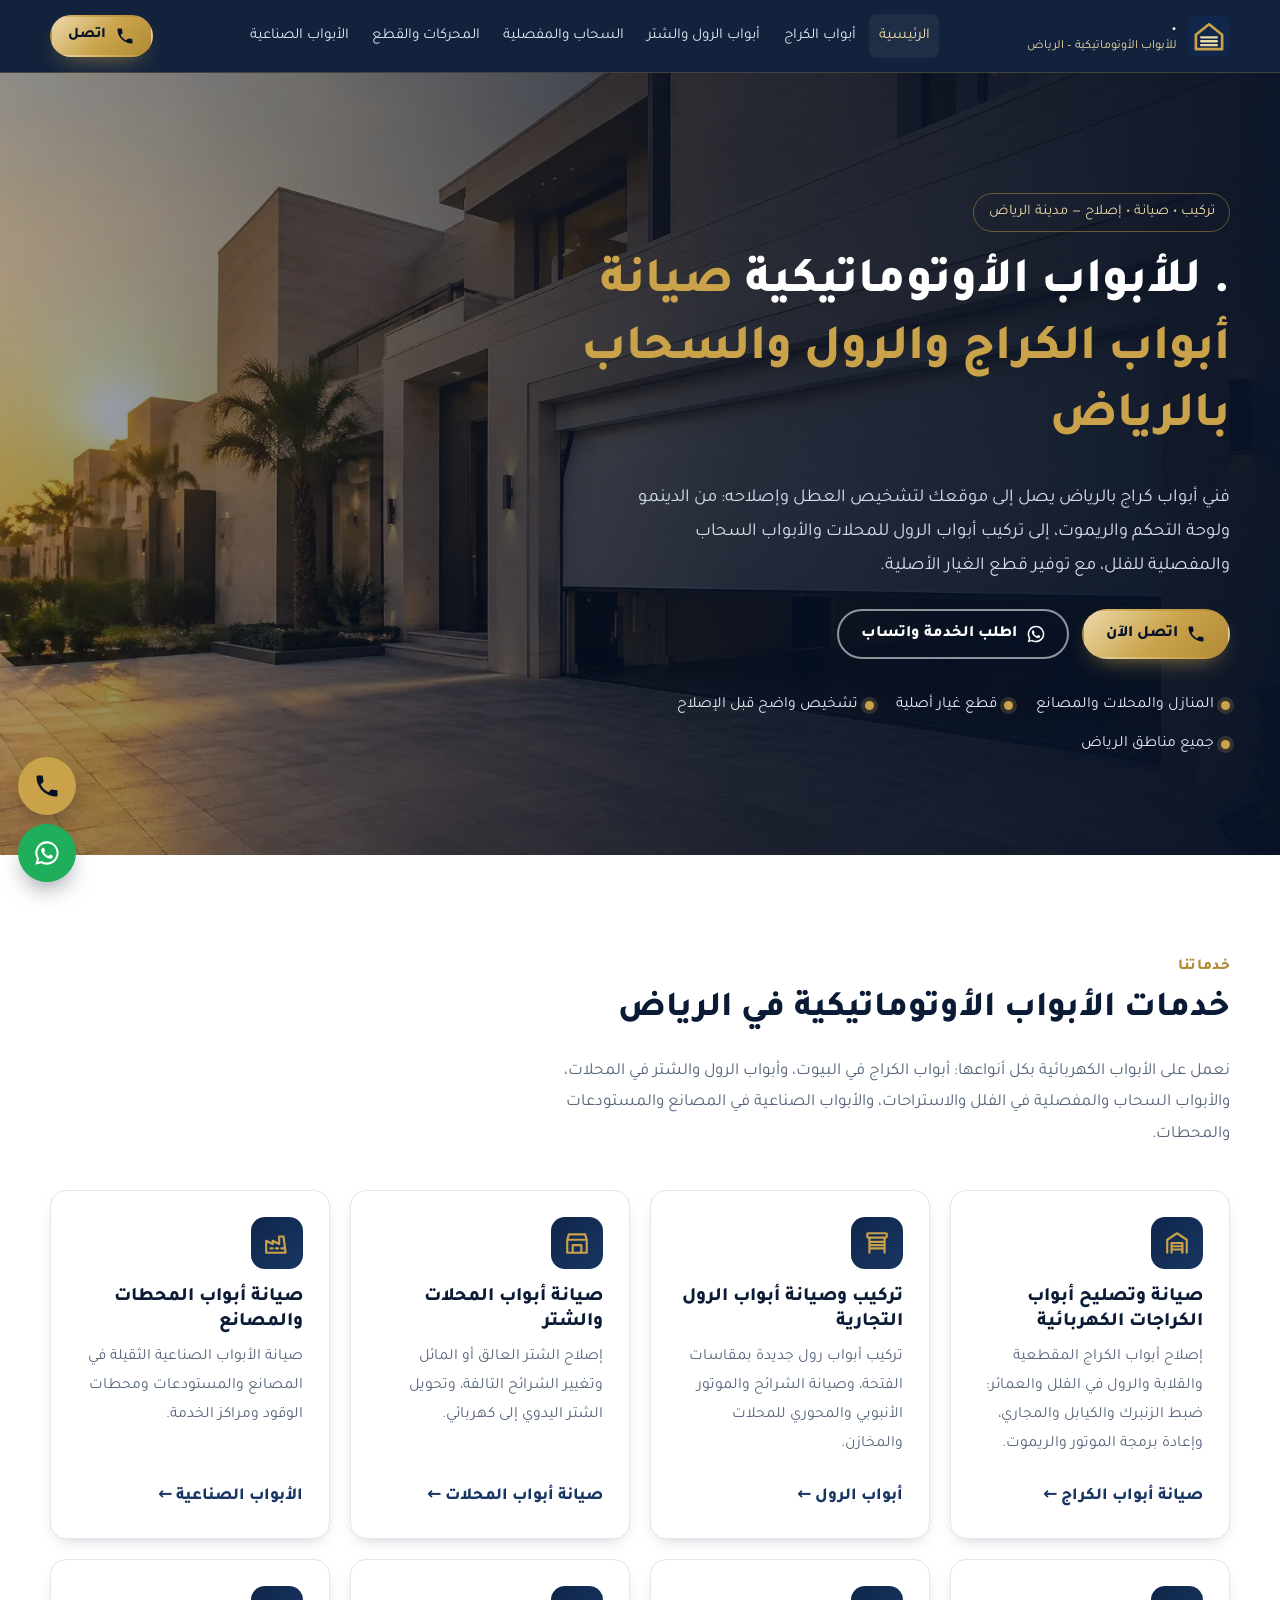
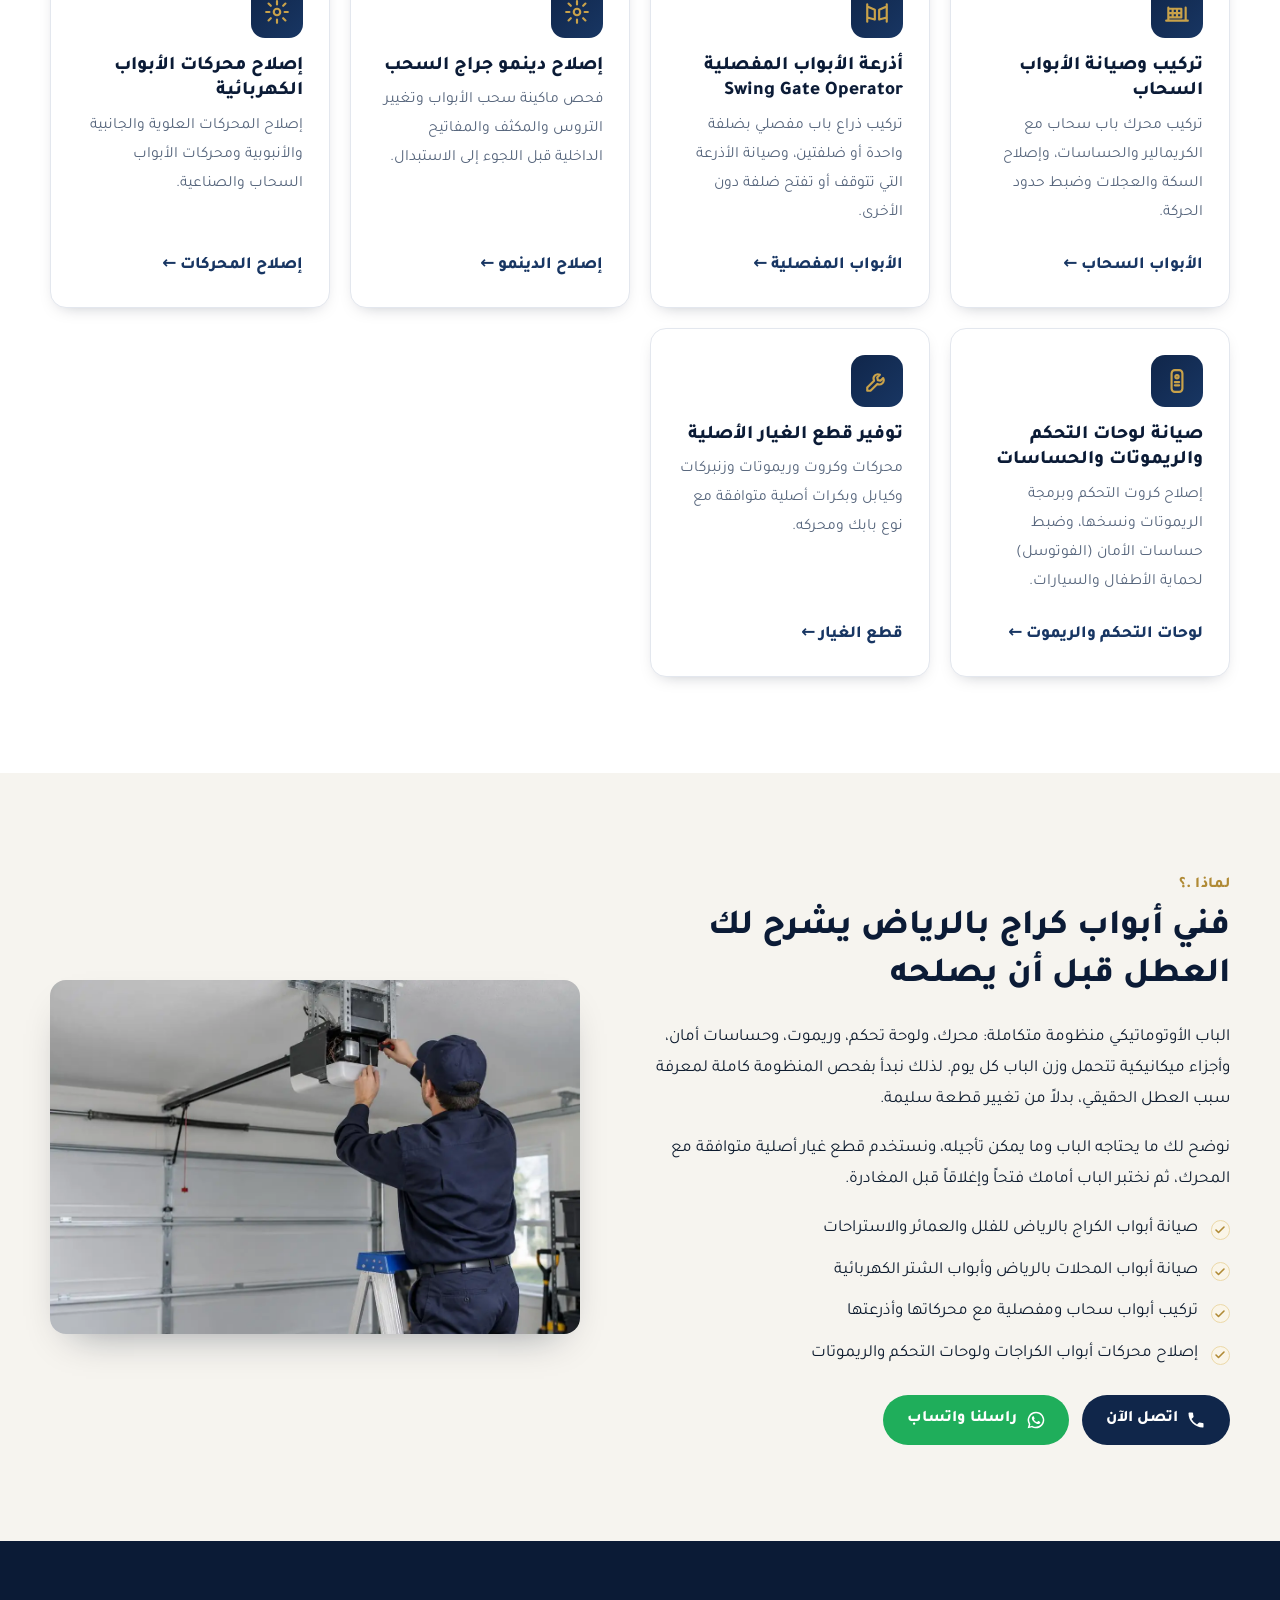
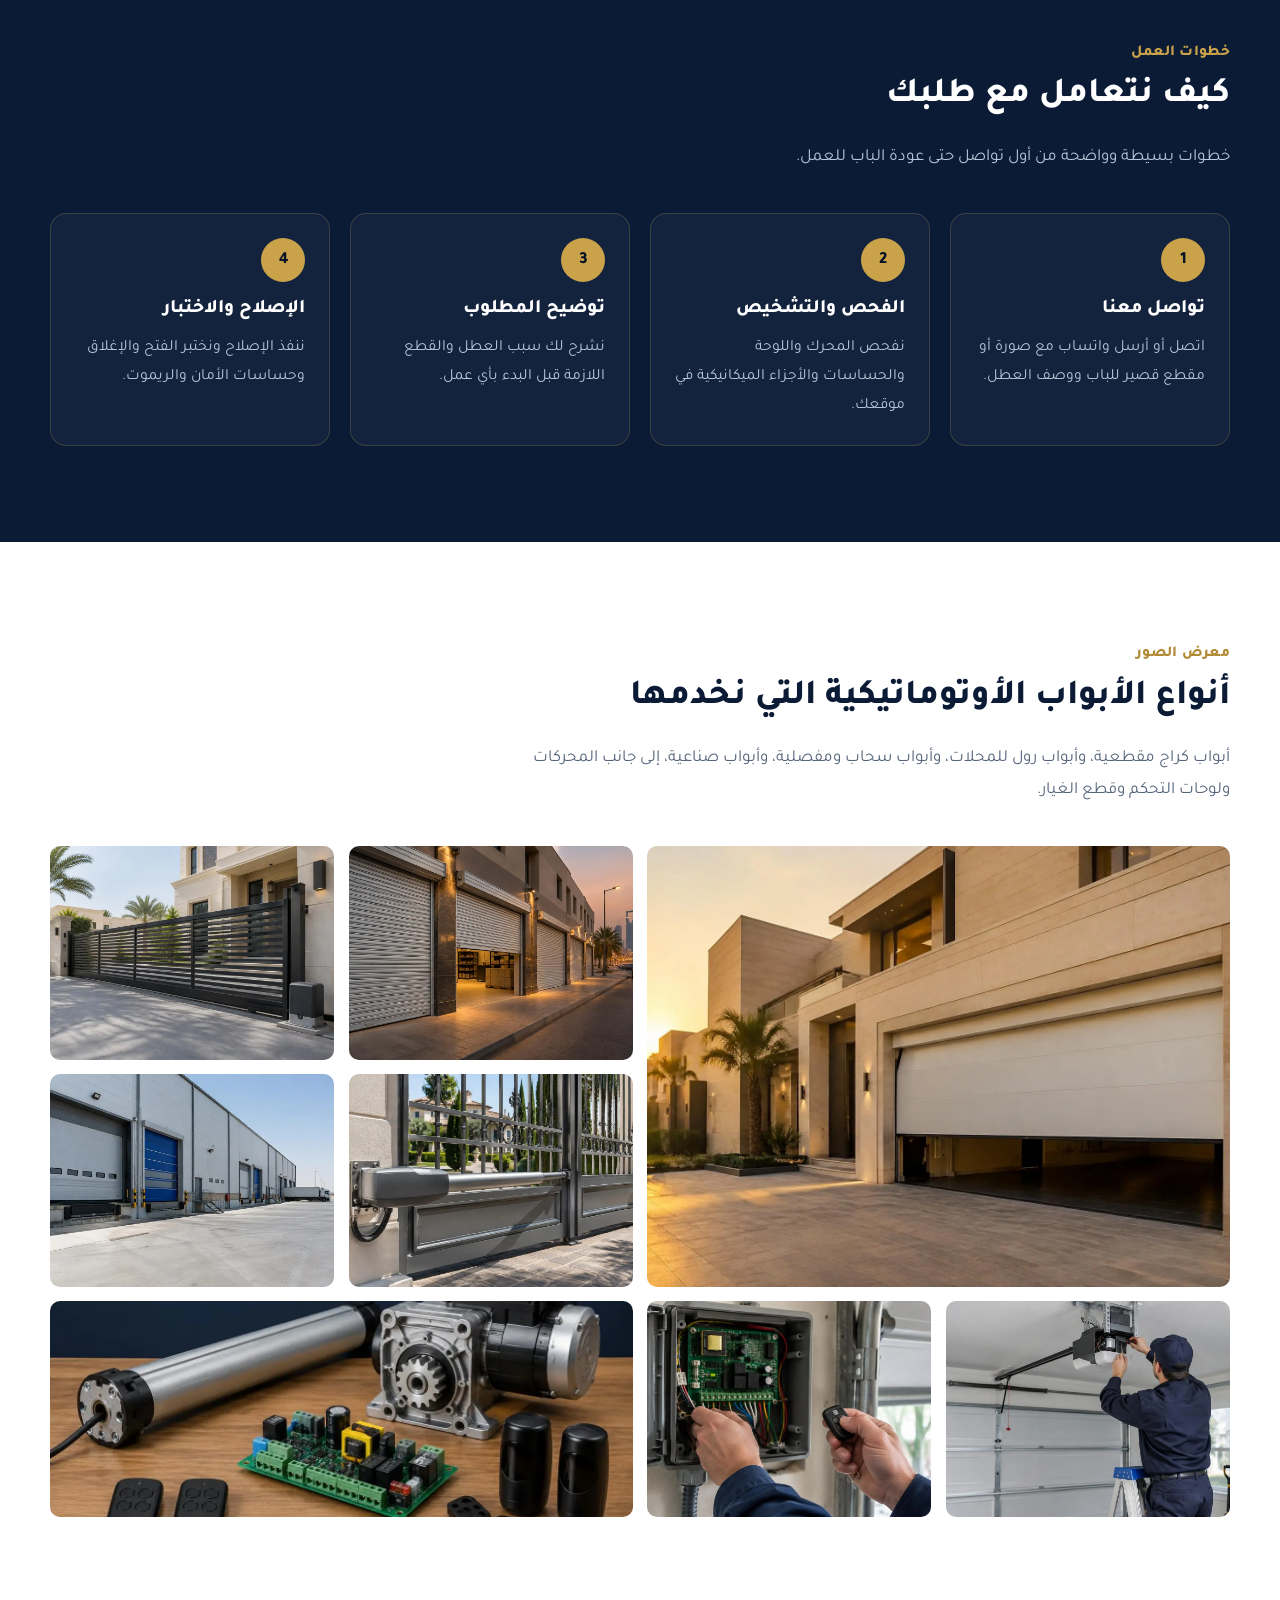
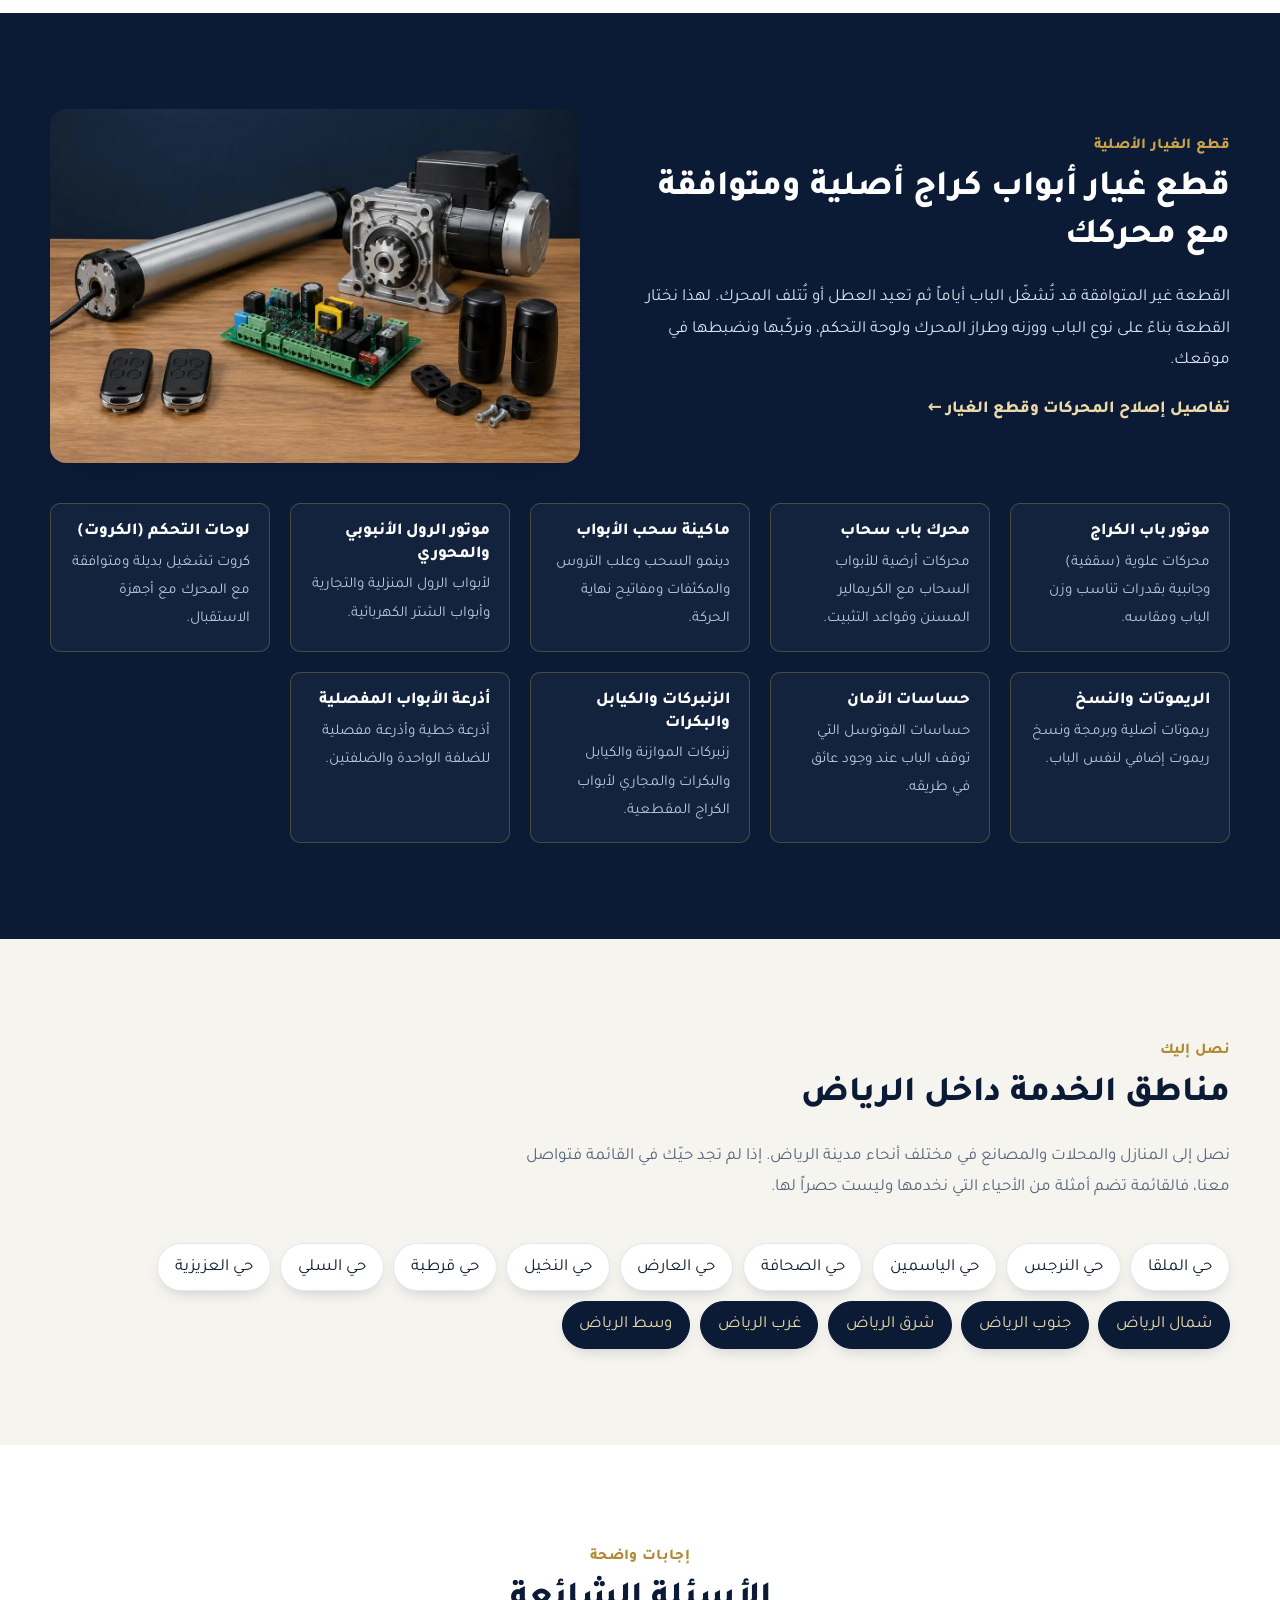
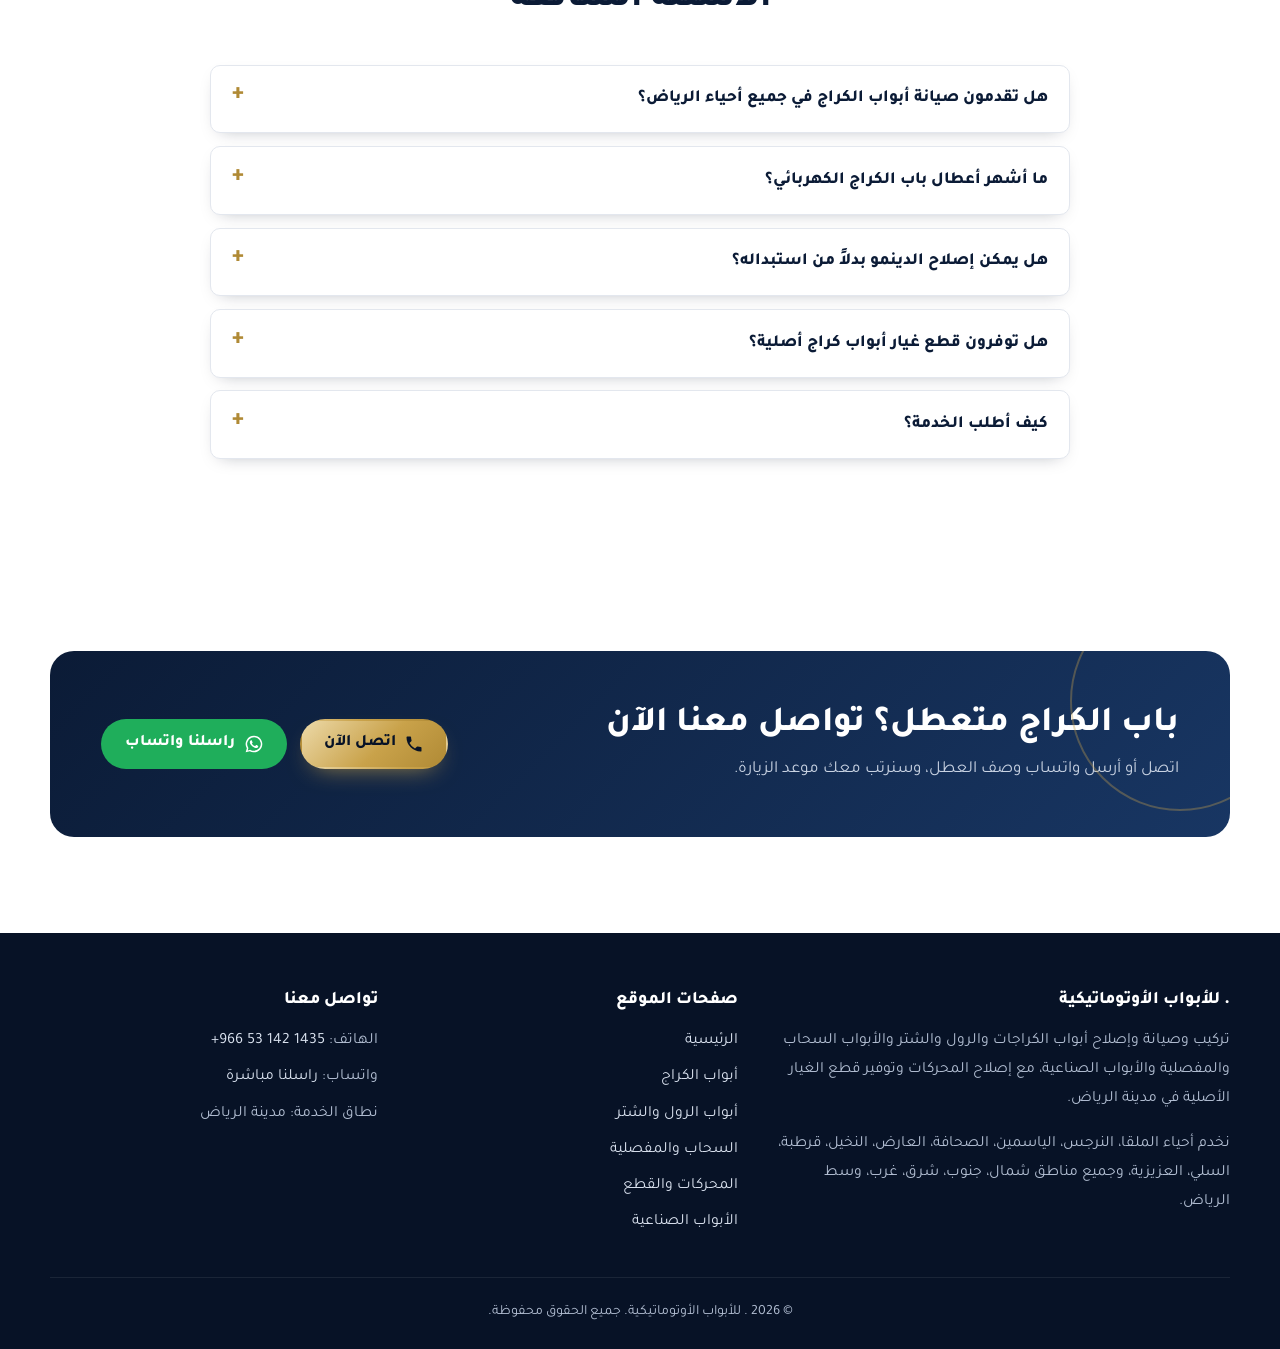
<file: index.html>
<!DOCTYPE html>
<html lang="ar" dir="rtl">
<head>
  <script async src="https://www.googletagmanager.com/gtm.js?id=GTM-M9NC23JH"></script>
<script>
  window.dataLayer = window.dataLayer || [];
  function gtag(){dataLayer.push(arguments);}
  gtag('js', new Date());
</script>
  <!-- Google tag (gtag.js) -->
<script async src="https://www.googletagmanager.com/gtag/js?id=AW-18568433888"></script>
<script>
  window.dataLayer = window.dataLayer || [];
  function gtag(){dataLayer.push(arguments);}
  gtag('js', new Date());
  gtag('config', 'AW-18568433888');
</script>
<!-- Event snippet for انقر للاتصال conversion page
In your html page, add the snippet and call gtag_report_conversion when someone clicks on the chosen link or button. -->
<script>
function gtag_report_conversion(url) {
  var callback = function () {
    if (typeof(url) != 'undefined') {
      window.location = url;
    }
  };
  gtag('event', 'conversion', {
      'send_to': 'AW-18568433888/M-nQCOXYjbYdEOChj5ZF',
      'value': 1.0,
      'currency': 'EGP',
      'event_callback': callback
  });
  return false;
}
</script>

<meta charset="utf-8">
<meta name="viewport" content="width=device-width, initial-scale=1">
<title>صيانة أبواب الكراج بالرياض | . للأبواب الأوتوماتيكية</title>
<meta name="description" content=". لصيانة وتصليح أبواب الكراج بالرياض وتركيب أبواب الرول والسحاب والمفصلية وإصلاح المحركات وقطع الغيار الأصلية. فني يصلك لجميع الأحياء. اتصل 0531421435.">
<link rel="canonical" href="https://abo-anas.online/">
<meta name="robots" content="index, follow, max-image-preview:large">
<meta name="theme-color" content="#0b1b36">
<meta name="format-detection" content="telephone=no">
<meta property="og:type" content="website">
<meta property="og:locale" content="ar_SA">
<meta property="og:site_name" content=". للأبواب الأوتوماتيكية">
<meta property="og:title" content="صيانة أبواب الكراج بالرياض | . للأبواب الأوتوماتيكية">
<meta property="og:description" content=". لصيانة وتصليح أبواب الكراج بالرياض وتركيب أبواب الرول والسحاب والمفصلية وإصلاح المحركات وقطع الغيار الأصلية. فني يصلك لجميع الأحياء. اتصل 0531421435.">
<meta property="og:url" content="https://abo-anas.online/">
<meta property="og:image" content="https://abo-anas.online/assets/images/1.webp">
<meta property="og:image:width" content="1600">
<meta property="og:image:height" content="1008">
<meta property="og:image:type" content="image/webp">
<meta name="twitter:card" content="summary_large_image">
<meta name="twitter:title" content="صيانة أبواب الكراج بالرياض | . للأبواب الأوتوماتيكية">
<meta name="twitter:description" content=". لصيانة وتصليح أبواب الكراج بالرياض وتركيب أبواب الرول والسحاب والمفصلية وإصلاح المحركات وقطع الغيار الأصلية. فني يصلك لجميع الأحياء. اتصل 0531421435.">
<meta name="twitter:image" content="https://abo-anas.online/assets/images/1.webp">
<link rel="icon" href="favicon.svg" type="image/svg+xml">
<link rel="preload" href="assets/fonts/tajawal-800-arabic.woff2" as="font" type="font/woff2" crossorigin>
<link rel="preload" href="assets/fonts/tajawal-400-arabic.woff2" as="font" type="font/woff2" crossorigin>
<link rel="preload" href="assets/images/1.webp" as="image" type="image/webp" fetchpriority="high">
<link rel="stylesheet" href="assets/css/style.css">
<script type="application/ld+json">{"@context":"https://schema.org","@graph":[{"@type":"WebSite","@id":"https://abo-anas.online/#website","url":"https://abo-anas.online/","name":". للأبواب الأوتوماتيكية","inLanguage":"ar-SA","publisher":{"@id":"https://abo-anas.online/#business"}},{"@type":"HomeAndConstructionBusiness","@id":"https://abo-anas.online/#business","name":". للأبواب الأوتوماتيكية","url":"https://abo-anas.online/","telephone":"+966531421435","image":"https://abo-anas.online/assets/images/1.webp","logo":"https://abo-anas.online/favicon.svg","address":{"@type":"PostalAddress","addressLocality":"الرياض","addressRegion":"منطقة الرياض","addressCountry":"SA"},"areaServed":[{"@type":"City","name":"الرياض"},{"@type":"Place","name":"حي الملقا، الرياض"},{"@type":"Place","name":"حي النرجس، الرياض"},{"@type":"Place","name":"حي الياسمين، الرياض"},{"@type":"Place","name":"حي الصحافة، الرياض"},{"@type":"Place","name":"حي العارض، الرياض"},{"@type":"Place","name":"حي النخيل، الرياض"},{"@type":"Place","name":"حي قرطبة، الرياض"},{"@type":"Place","name":"حي السلي، الرياض"},{"@type":"Place","name":"حي العزيزية، الرياض"}],"contactPoint":{"@type":"ContactPoint","telephone":"+966531421435","contactType":"customer service","areaServed":"SA","availableLanguage":["ar"]},"knowsAbout":["صيانة أبواب الكراج","أبواب الرول","الأبواب السحاب","أذرعة الأبواب المفصلية","محركات الأبواب الكهربائية","الأبواب الصناعية"]},{"@type":"WebPage","@id":"https://abo-anas.online/#webpage","url":"https://abo-anas.online/","name":"صيانة أبواب الكراج بالرياض | . للأبواب الأوتوماتيكية","description":". لصيانة وتصليح أبواب الكراج بالرياض وتركيب أبواب الرول والسحاب والمفصلية وإصلاح المحركات وقطع الغيار الأصلية. فني يصلك لجميع الأحياء. اتصل 0531421435.","inLanguage":"ar-SA","isPartOf":{"@id":"https://abo-anas.online/#website"},"about":{"@id":"https://abo-anas.online/#business"},"primaryImageOfPage":{"@type":"ImageObject","url":"https://abo-anas.online/assets/images/1.webp"},"breadcrumb":{"@id":"https://abo-anas.online/#breadcrumb"}},{"@type":"BreadcrumbList","@id":"https://abo-anas.online/#breadcrumb","itemListElement":[{"@type":"ListItem","position":1,"name":"الرئيسية","item":"https://abo-anas.online/"}]},{"@type":"ItemList","@id":"https://abo-anas.online/#services","name":"خدمات . للأبواب الأوتوماتيكية","itemListElement":[{"@type":"ListItem","position":1,"item":{"@type":"Service","name":"صيانة وتصليح أبواب الكراجات الكهربائية","url":"https://abo-anas.online/garage-doors.html","provider":{"@id":"https://abo-anas.online/#business"},"areaServed":{"@type":"City","name":"الرياض"}}},{"@type":"ListItem","position":2,"item":{"@type":"Service","name":"تركيب وصيانة أبواب الرول التجارية","url":"https://abo-anas.online/roller-doors.html","provider":{"@id":"https://abo-anas.online/#business"},"areaServed":{"@type":"City","name":"الرياض"}}},{"@type":"ListItem","position":3,"item":{"@type":"Service","name":"صيانة أبواب المحلات والشتر","url":"https://abo-anas.online/roller-doors.html#shops","provider":{"@id":"https://abo-anas.online/#business"},"areaServed":{"@type":"City","name":"الرياض"}}},{"@type":"ListItem","position":4,"item":{"@type":"Service","name":"صيانة أبواب المحطات والمصانع","url":"https://abo-anas.online/industrial-doors.html","provider":{"@id":"https://abo-anas.online/#business"},"areaServed":{"@type":"City","name":"الرياض"}}},{"@type":"ListItem","position":5,"item":{"@type":"Service","name":"تركيب وصيانة الأبواب السحاب","url":"https://abo-anas.online/automatic-gates.html","provider":{"@id":"https://abo-anas.online/#business"},"areaServed":{"@type":"City","name":"الرياض"}}},{"@type":"ListItem","position":6,"item":{"@type":"Service","name":"أذرعة الأبواب المفصلية Swing Gate Operator","url":"https://abo-anas.online/automatic-gates.html#swing","provider":{"@id":"https://abo-anas.online/#business"},"areaServed":{"@type":"City","name":"الرياض"}}},{"@type":"ListItem","position":7,"item":{"@type":"Service","name":"إصلاح دينمو جراج السحب","url":"https://abo-anas.online/motors-and-spare-parts.html","provider":{"@id":"https://abo-anas.online/#business"},"areaServed":{"@type":"City","name":"الرياض"}}},{"@type":"ListItem","position":8,"item":{"@type":"Service","name":"إصلاح محركات الأبواب الكهربائية","url":"https://abo-anas.online/motors-and-spare-parts.html#motors","provider":{"@id":"https://abo-anas.online/#business"},"areaServed":{"@type":"City","name":"الرياض"}}},{"@type":"ListItem","position":9,"item":{"@type":"Service","name":"صيانة لوحات التحكم والريموتات والحساسات","url":"https://abo-anas.online/motors-and-spare-parts.html#control","provider":{"@id":"https://abo-anas.online/#business"},"areaServed":{"@type":"City","name":"الرياض"}}},{"@type":"ListItem","position":10,"item":{"@type":"Service","name":"توفير قطع الغيار الأصلية","url":"https://abo-anas.online/motors-and-spare-parts.html#parts","provider":{"@id":"https://abo-anas.online/#business"},"areaServed":{"@type":"City","name":"الرياض"}}}]}]}</script>
</head>
<body>
<a class="skip" href="#main">تخطَّ إلى المحتوى</a>
<header class="site-header">
  <div class="container header-inner">
    <a class="brand" href="./" aria-label=". للأبواب الأوتوماتيكية - الصفحة الرئيسية">
      <svg class="brand-mark" viewBox="0 0 64 64" aria-hidden="true"><rect width="64" height="64" rx="14" fill="#10264a"/><path d="M12 30 32 14l20 16v22H12z" fill="none" stroke="#c9a24a" stroke-width="4" stroke-linejoin="round"/><path d="M20 34h24M20 40h24M20 46h24" stroke="#ecd9a8" stroke-width="3.5" stroke-linecap="round"/></svg>
      <span>.<small>للأبواب الأوتوماتيكية – الرياض</small></span>
    </a>
    <nav class="nav" id="main-nav" aria-label="القائمة الرئيسية">
      <ul>
      <li><a href="./" aria-current="page">الرئيسية</a></li>
      <li><a href="garage-doors.html">أبواب الكراج</a></li>
      <li><a href="roller-doors.html">أبواب الرول والشتر</a></li>
      <li><a href="automatic-gates.html">السحاب والمفصلية</a></li>
      <li><a href="motors-and-spare-parts.html">المحركات والقطع</a></li>
      <li><a href="industrial-doors.html">الأبواب الصناعية</a></li>
      </ul>
    </nav>
    <div class="header-cta">
      <a class="btn btn-gold btn-sm" href="tel:+966531421435" onclick="return gtag_report_conversion('tel:+966531421435');" data-loc="header"><svg viewBox="0 0 24 24" fill="currentColor" aria-hidden="true"><path d="M6.6 10.8a15.1 15.1 0 0 0 6.6 6.6l2.2-2.2a1 1 0 0 1 1-.25 11.4 11.4 0 0 0 3.6.57 1 1 0 0 1 1 1V20a1 1 0 0 1-1 1A17 17 0 0 1 3 4a1 1 0 0 1 1-1h3.5a1 1 0 0 1 1 1c0 1.25.2 2.45.57 3.57a1 1 0 0 1-.25 1z"/></svg><span>اتصل</span></a>
      <a class="btn btn-wa btn-sm" href="https://wa.me/966531421435" target="_blank" rel="noopener" data-loc="header"><svg viewBox="0 0 24 24" fill="currentColor" aria-hidden="true"><path d="M12 2a10 10 0 0 0-8.6 15.1L2 22l5-1.3A10 10 0 1 0 12 2zm0 18.2a8.2 8.2 0 0 1-4.2-1.15l-.3-.18-3 .78.8-2.9-.2-.3A8.2 8.2 0 1 1 12 20.2zm4.5-6.1c-.25-.13-1.47-.73-1.7-.81s-.39-.12-.56.12-.64.81-.79.98-.29.19-.54.06a6.7 6.7 0 0 1-3.32-2.9c-.25-.43.25-.4.72-1.33a.46.46 0 0 0-.02-.43c-.06-.12-.56-1.34-.76-1.84s-.4-.42-.56-.42h-.48a.92.92 0 0 0-.66.31 2.8 2.8 0 0 0-.87 2.07 4.85 4.85 0 0 0 1.02 2.58 11.1 11.1 0 0 0 4.24 3.75c1.58.68 2.2.74 2.99.62a2.55 2.55 0 0 0 1.68-1.18 2.07 2.07 0 0 0 .14-1.18c-.06-.1-.23-.17-.48-.29z"/></svg><span>واتساب</span></a>
      <button class="menu-toggle" type="button" aria-controls="main-nav" aria-expanded="false" aria-label="فتح القائمة"><svg width="22" height="22" viewBox="0 0 24 24" fill="none" stroke="currentColor" stroke-width="2.2" stroke-linecap="round" aria-hidden="true"><path d="M4 7h16M4 12h16M4 17h16"/></svg></button>
    </div>
  </div>
</header>
<main id="main">
<section class="hero">
  <div class="hero-media"><img src="assets/images/1.webp" alt="واجهة فيلا حديثة في الرياض بباب كراج كهربائي مقطعي أبيض وقت الغروب" width="1600" height="1008" fetchpriority="high" decoding="async"></div>
  <div class="container">
    <div class="hero-inner">
      <span class="eyebrow">تركيب • صيانة • إصلاح — مدينة الرياض</span>
      <h1>. للأبواب الأوتوماتيكية <span>صيانة أبواب الكراج والرول والسحاب بالرياض</span></h1>
      <p class="lead">فني أبواب كراج بالرياض يصل إلى موقعك لتشخيص العطل وإصلاحه: من الدينمو ولوحة التحكم والريموت، إلى تركيب أبواب الرول للمحلات والأبواب السحاب والمفصلية للفلل، مع توفير قطع الغيار الأصلية.</p>
      <div class="hero-actions">
        <a class="btn btn-gold" href="tel:+966531421435" onclick="return gtag_report_conversion('tel:+966531421435');" data-loc="hero"><svg viewBox="0 0 24 24" fill="currentColor" aria-hidden="true"><path d="M6.6 10.8a15.1 15.1 0 0 0 6.6 6.6l2.2-2.2a1 1 0 0 1 1-.25 11.4 11.4 0 0 0 3.6.57 1 1 0 0 1 1 1V20a1 1 0 0 1-1 1A17 17 0 0 1 3 4a1 1 0 0 1 1-1h3.5a1 1 0 0 1 1 1c0 1.25.2 2.45.57 3.57a1 1 0 0 1-.25 1z"/></svg><span>اتصل الآن</span></a>
        <a class="btn btn-outline" href="https://wa.me/966531421435" target="_blank" rel="noopener" data-loc="hero"><svg viewBox="0 0 24 24" fill="currentColor" aria-hidden="true"><path d="M12 2a10 10 0 0 0-8.6 15.1L2 22l5-1.3A10 10 0 1 0 12 2zm0 18.2a8.2 8.2 0 0 1-4.2-1.15l-.3-.18-3 .78.8-2.9-.2-.3A8.2 8.2 0 1 1 12 20.2zm4.5-6.1c-.25-.13-1.47-.73-1.7-.81s-.39-.12-.56.12-.64.81-.79.98-.29.19-.54.06a6.7 6.7 0 0 1-3.32-2.9c-.25-.43.25-.4.72-1.33a.46.46 0 0 0-.02-.43c-.06-.12-.56-1.34-.76-1.84s-.4-.42-.56-.42h-.48a.92.92 0 0 0-.66.31 2.8 2.8 0 0 0-.87 2.07 4.85 4.85 0 0 0 1.02 2.58 11.1 11.1 0 0 0 4.24 3.75c1.58.68 2.2.74 2.99.62a2.55 2.55 0 0 0 1.68-1.18 2.07 2.07 0 0 0 .14-1.18c-.06-.1-.23-.17-.48-.29z"/></svg><span>اطلب الخدمة واتساب</span></a>
      </div>
      <ul class="hero-points">
        <li>المنازل والمحلات والمصانع</li>
        <li>قطع غيار أصلية</li>
        <li>تشخيص واضح قبل الإصلاح</li>
        <li>جميع مناطق الرياض</li>
      </ul>
    </div>
  </div>
</section>

<section class="section" id="services" aria-labelledby="services-title">
  <div class="container">
    <div class="section-head">
      <span class="kicker">خدماتنا</span>
      <h2 id="services-title">خدمات الأبواب الأوتوماتيكية في الرياض</h2>
      <p>نعمل على الأبواب الكهربائية بكل أنواعها: أبواب الكراج في البيوت، وأبواب الرول والشتر في المحلات، والأبواب السحاب والمفصلية في الفلل والاستراحات، والأبواب الصناعية في المصانع والمستودعات والمحطات.</p>
    </div>
    <div class="grid cards">
    <article class="card">
      <div class="icon"><svg viewBox="0 0 24 24" fill="none" stroke="currentColor" stroke-width="2" stroke-linecap="round" stroke-linejoin="round" aria-hidden="true"><path d="M3 21V9l9-6 9 6v12"/><path d="M7 21v-9h10v9M7 15h10M7 18h10"/></svg></div>
      <h3>صيانة وتصليح أبواب الكراجات الكهربائية</h3>
      <p>إصلاح أبواب الكراج المقطعية والقلابة والرول في الفلل والعمائر: ضبط الزنبرك والكيابل والمجاري، وإعادة برمجة الموتور والريموت.</p>
      <a class="card-link stretched" href="garage-doors.html">صيانة أبواب الكراج</a>
    </article>
    <article class="card">
      <div class="icon"><svg viewBox="0 0 24 24" fill="none" stroke="currentColor" stroke-width="2" stroke-linecap="round" aria-hidden="true"><rect x="3" y="3" width="18" height="4" rx="1"/><path d="M5 7v14M19 7v14M5 11h14M5 14h14M5 17h14"/></svg></div>
      <h3>تركيب وصيانة أبواب الرول التجارية</h3>
      <p>تركيب أبواب رول جديدة بمقاسات الفتحة، وصيانة الشرائح والموتور الأنبوبي والمحوري للمحلات والمخازن.</p>
      <a class="card-link stretched" href="roller-doors.html">أبواب الرول</a>
    </article>
    <article class="card">
      <div class="icon"><svg viewBox="0 0 24 24" fill="none" stroke="currentColor" stroke-width="2" stroke-linecap="round" stroke-linejoin="round" aria-hidden="true"><path d="M3 9l1.5-5h15L21 9M3 9h18v12H3zM8 21v-7h8v7"/></svg></div>
      <h3>صيانة أبواب المحلات والشتر</h3>
      <p>إصلاح الشتر العالق أو المائل وتغيير الشرائح التالفة، وتحويل الشتر اليدوي إلى كهربائي.</p>
      <a class="card-link stretched" href="roller-doors.html#shops">صيانة أبواب المحلات</a>
    </article>
    <article class="card">
      <div class="icon"><svg viewBox="0 0 24 24" fill="none" stroke="currentColor" stroke-width="2" stroke-linecap="round" stroke-linejoin="round" aria-hidden="true"><path d="M2 21V10l6 3V10l6 3V6h4l2 15zM6 17h2M11 17h2M16 17h2"/></svg></div>
      <h3>صيانة أبواب المحطات والمصانع</h3>
      <p>صيانة الأبواب الصناعية الثقيلة في المصانع والمستودعات ومحطات الوقود ومراكز الخدمة.</p>
      <a class="card-link stretched" href="industrial-doors.html">الأبواب الصناعية</a>
    </article>
    <article class="card">
      <div class="icon"><svg viewBox="0 0 24 24" fill="none" stroke="currentColor" stroke-width="2" stroke-linecap="round" aria-hidden="true"><path d="M2 20h20M4 20V8M20 20V8M4 9h12M4 13h12M4 17h12M8 9v8M12 9v8M16 9v8"/></svg></div>
      <h3>تركيب وصيانة الأبواب السحاب</h3>
      <p>تركيب محرك باب سحاب مع الكريمالير والحساسات، وإصلاح السكة والعجلات وضبط حدود الحركة.</p>
      <a class="card-link stretched" href="automatic-gates.html">الأبواب السحاب</a>
    </article>
    <article class="card">
      <div class="icon"><svg viewBox="0 0 24 24" fill="none" stroke="currentColor" stroke-width="2" stroke-linecap="round" stroke-linejoin="round" aria-hidden="true"><path d="M3 21V5M21 21V5M3 7l7 3v9l-7-2M21 7l-7 3v9l7-2"/></svg></div>
      <h3>أذرعة الأبواب المفصلية Swing Gate Operator</h3>
      <p>تركيب ذراع باب مفصلي بضلفة واحدة أو ضلفتين، وصيانة الأذرعة التي تتوقف أو تفتح ضلفة دون الأخرى.</p>
      <a class="card-link stretched" href="automatic-gates.html#swing">الأبواب المفصلية</a>
    </article>
    <article class="card">
      <div class="icon"><svg viewBox="0 0 24 24" fill="none" stroke="currentColor" stroke-width="2" stroke-linecap="round" stroke-linejoin="round" aria-hidden="true"><circle cx="12" cy="12" r="3"/><path d="M12 2v3M12 19v3M4.2 4.2l2.1 2.1M17.7 17.7l2.1 2.1M2 12h3M19 12h3M4.2 19.8l2.1-2.1M17.7 6.3l2.1-2.1"/></svg></div>
      <h3>إصلاح دينمو جراج السحب</h3>
      <p>فحص ماكينة سحب الأبواب وتغيير التروس والمكثف والمفاتيح الداخلية قبل اللجوء إلى الاستبدال.</p>
      <a class="card-link stretched" href="motors-and-spare-parts.html">إصلاح الدينمو</a>
    </article>
    <article class="card">
      <div class="icon"><svg viewBox="0 0 24 24" fill="none" stroke="currentColor" stroke-width="2" stroke-linecap="round" stroke-linejoin="round" aria-hidden="true"><circle cx="12" cy="12" r="3"/><path d="M12 2v3M12 19v3M4.2 4.2l2.1 2.1M17.7 17.7l2.1 2.1M2 12h3M19 12h3M4.2 19.8l2.1-2.1M17.7 6.3l2.1-2.1"/></svg></div>
      <h3>إصلاح محركات الأبواب الكهربائية</h3>
      <p>إصلاح المحركات العلوية والجانبية والأنبوبية ومحركات الأبواب السحاب والصناعية.</p>
      <a class="card-link stretched" href="motors-and-spare-parts.html#motors">إصلاح المحركات</a>
    </article>
    <article class="card">
      <div class="icon"><svg viewBox="0 0 24 24" fill="none" stroke="currentColor" stroke-width="2" stroke-linecap="round" aria-hidden="true"><rect x="7" y="2" width="10" height="20" rx="3"/><circle cx="12" cy="8" r="1.5"/><path d="M10 13h4M10 16h4"/></svg></div>
      <h3>صيانة لوحات التحكم والريموتات والحساسات</h3>
      <p>إصلاح كروت التحكم وبرمجة الريموتات ونسخها، وضبط حساسات الأمان (الفوتوسل) لحماية الأطفال والسيارات.</p>
      <a class="card-link stretched" href="motors-and-spare-parts.html#control">لوحات التحكم والريموت</a>
    </article>
    <article class="card">
      <div class="icon"><svg viewBox="0 0 24 24" fill="none" stroke="currentColor" stroke-width="2" stroke-linecap="round" stroke-linejoin="round" aria-hidden="true"><path d="M14.7 6.3a4 4 0 0 0-5.4 5.4L3 18v3h3l6.3-6.3a4 4 0 0 0 5.4-5.4l-2.5 2.5-2.4-.6-.6-2.4z"/></svg></div>
      <h3>توفير قطع الغيار الأصلية</h3>
      <p>محركات وكروت وريموتات وزنبركات وكيابل وبكرات أصلية متوافقة مع نوع بابك ومحركه.</p>
      <a class="card-link stretched" href="motors-and-spare-parts.html#parts">قطع الغيار</a>
    </article>
  </div>
  </div>
</section>

<section class="section soft" aria-labelledby="about-title">
  <div class="container split">
    <div>
      <span class="kicker">لماذا .؟</span>
      <h2 id="about-title">فني أبواب كراج بالرياض يشرح لك العطل قبل أن يصلحه</h2>
      <p>الباب الأوتوماتيكي منظومة متكاملة: محرك، ولوحة تحكم، وريموت، وحساسات أمان، وأجزاء ميكانيكية تتحمل وزن الباب كل يوم. لذلك نبدأ بفحص المنظومة كاملة لمعرفة سبب العطل الحقيقي، بدلاً من تغيير قطعة سليمة.</p>
      <p>نوضح لك ما يحتاجه الباب وما يمكن تأجيله، ونستخدم قطع غيار أصلية متوافقة مع المحرك، ثم نختبر الباب أمامك فتحاً وإغلاقاً قبل المغادرة.</p>
      <ul class="check-list"><li>صيانة أبواب الكراج بالرياض للفلل والعمائر والاستراحات</li><li>صيانة أبواب المحلات بالرياض وأبواب الشتر الكهربائية</li><li>تركيب أبواب سحاب ومفصلية مع محركاتها وأذرعتها</li><li>إصلاح محركات أبواب الكراجات ولوحات التحكم والريموتات</li></ul>
      <div class="hero-actions"><a class="btn btn-navy" href="tel:+966531421435" onclick="return gtag_report_conversion('tel:+966531421435');" data-loc="about"><svg viewBox="0 0 24 24" fill="currentColor" aria-hidden="true"><path d="M6.6 10.8a15.1 15.1 0 0 0 6.6 6.6l2.2-2.2a1 1 0 0 1 1-.25 11.4 11.4 0 0 0 3.6.57 1 1 0 0 1 1 1V20a1 1 0 0 1-1 1A17 17 0 0 1 3 4a1 1 0 0 1 1-1h3.5a1 1 0 0 1 1 1c0 1.25.2 2.45.57 3.57a1 1 0 0 1-.25 1z"/></svg><span>اتصل الآن</span></a><a class="btn btn-wa" href="https://wa.me/966531421435" target="_blank" rel="noopener" data-loc="about"><svg viewBox="0 0 24 24" fill="currentColor" aria-hidden="true"><path d="M12 2a10 10 0 0 0-8.6 15.1L2 22l5-1.3A10 10 0 1 0 12 2zm0 18.2a8.2 8.2 0 0 1-4.2-1.15l-.3-.18-3 .78.8-2.9-.2-.3A8.2 8.2 0 1 1 12 20.2zm4.5-6.1c-.25-.13-1.47-.73-1.7-.81s-.39-.12-.56.12-.64.81-.79.98-.29.19-.54.06a6.7 6.7 0 0 1-3.32-2.9c-.25-.43.25-.4.72-1.33a.46.46 0 0 0-.02-.43c-.06-.12-.56-1.34-.76-1.84s-.4-.42-.56-.42h-.48a.92.92 0 0 0-.66.31 2.8 2.8 0 0 0-.87 2.07 4.85 4.85 0 0 0 1.02 2.58 11.1 11.1 0 0 0 4.24 3.75c1.58.68 2.2.74 2.99.62a2.55 2.55 0 0 0 1.68-1.18 2.07 2.07 0 0 0 .14-1.18c-.06-.1-.23-.17-.48-.29z"/></svg><span>راسلنا واتساب</span></a></div>
    </div>
    <figure class="figure">
      <img src="assets/images/7.webp" alt="فني يصلح موتور باب كراج علوي مثبت في سقف الكراج باستخدام مفك" width="1200" height="800" loading="lazy" decoding="async">
    </figure>
  </div>
</section>

<section class="section navy" aria-labelledby="steps-title">
  <div class="container">
    <div class="section-head">
      <span class="kicker">خطوات العمل</span>
      <h2 id="steps-title">كيف نتعامل مع طلبك</h2>
      <p>خطوات بسيطة وواضحة من أول تواصل حتى عودة الباب للعمل.</p>
    </div>
    <div class="grid steps"><div class="step"><h3>تواصل معنا</h3><p>اتصل أو أرسل واتساب مع صورة أو مقطع قصير للباب ووصف العطل.</p></div><div class="step"><h3>الفحص والتشخيص</h3><p>نفحص المحرك واللوحة والحساسات والأجزاء الميكانيكية في موقعك.</p></div><div class="step"><h3>توضيح المطلوب</h3><p>نشرح لك سبب العطل والقطع اللازمة قبل البدء بأي عمل.</p></div><div class="step"><h3>الإصلاح والاختبار</h3><p>ننفذ الإصلاح ونختبر الفتح والإغلاق وحساسات الأمان والريموت.</p></div></div>
  </div>
</section>

<section class="section" id="gallery" aria-labelledby="gallery-title">
  <div class="container">
    <div class="section-head">
      <span class="kicker">معرض الصور</span>
      <h2 id="gallery-title">أنواع الأبواب الأوتوماتيكية التي نخدمها</h2>
      <p>أبواب كراج مقطعية، وأبواب رول للمحلات، وأبواب سحاب ومفصلية، وأبواب صناعية، إلى جانب المحركات ولوحات التحكم وقطع الغيار.</p>
    </div>
    <div class="gallery">
      <button type="button" class="wide" data-lightbox aria-label="تكبير الصورة: فيلا حديثة في الرياض بباب كراج مقطعي أبيض كهربائي مفتوح جزئياً وقت الغروب"><img src="assets/images/1.webp" alt="فيلا حديثة في الرياض بباب كراج مقطعي أبيض كهربائي مفتوح جزئياً وقت الغروب" width="1600" height="1008" loading="lazy" decoding="async"></button>
      <button type="button" class="" data-lightbox aria-label="تكبير الصورة: صف محلات تجارية بأبواب رول ألمنيوم فضية أحدها مفتوح جزئياً"><img src="assets/images/2.webp" alt="صف محلات تجارية بأبواب رول ألمنيوم فضية أحدها مفتوح جزئياً" width="1200" height="800" loading="lazy" decoding="async"></button>
      <button type="button" class="" data-lightbox aria-label="تكبير الصورة: باب سحاب حديدي أسود أمام فيلا مع محرك باب سحاب مثبت على قاعدة جانبية"><img src="assets/images/3.webp" alt="باب سحاب حديدي أسود أمام فيلا مع محرك باب سحاب مثبت على قاعدة جانبية" width="1200" height="800" loading="lazy" decoding="async"></button>
      <button type="button" class="" data-lightbox aria-label="تكبير الصورة: ذراع تشغيل خطي لباب مفصلي مثبت على عمود باب حديد مزخرف بضلفتين"><img src="assets/images/4.webp" alt="ذراع تشغيل خطي لباب مفصلي مثبت على عمود باب حديد مزخرف بضلفتين" width="1200" height="800" loading="lazy" decoding="async"></button>
      <button type="button" class="" data-lightbox aria-label="تكبير الصورة: مستودع صناعي بأبواب مقطعية رمادية وباب رول سريع أزرق عند منصات التحميل"><img src="assets/images/6.webp" alt="مستودع صناعي بأبواب مقطعية رمادية وباب رول سريع أزرق عند منصات التحميل" width="1200" height="800" loading="lazy" decoding="async"></button>
      <button type="button" class="" data-lightbox aria-label="تكبير الصورة: فني بزي كحلي يصلح موتور باب كراج علوي مثبت في السقف وهو واقف على سلم"><img src="assets/images/7.webp" alt="فني بزي كحلي يصلح موتور باب كراج علوي مثبت في السقف وهو واقف على سلم" width="1200" height="800" loading="lazy" decoding="async"></button>
      <button type="button" class="" data-lightbox aria-label="تكبير الصورة: فني يفحص لوحة تحكم باب كراج مفتوحة ويمسك ريموت الباب بيده الأخرى"><img src="assets/images/8.webp" alt="فني يفحص لوحة تحكم باب كراج مفتوحة ويمسك ريموت الباب بيده الأخرى" width="1200" height="800" loading="lazy" decoding="async"></button>
      <button type="button" class="span2" data-lightbox aria-label="تكبير الصورة: قطع غيار أبواب أوتوماتيكية: موتور رول أنبوبي ومحرك باب سحاب ولوحة تحكم وريموتات وحساسات"><img src="assets/images/5.webp" alt="قطع غيار أبواب أوتوماتيكية: موتور رول أنبوبي ومحرك باب سحاب ولوحة تحكم وريموتات وحساسات" width="1200" height="800" loading="lazy" decoding="async"></button>
    </div>
  </div>
</section>

<section class="section navy" id="parts" aria-labelledby="parts-title">
  <div class="container">
    <div class="split">
      <div>
        <span class="kicker">قطع الغيار الأصلية</span>
        <h2 id="parts-title">قطع غيار أبواب كراج أصلية ومتوافقة مع محركك</h2>
        <p>القطعة غير المتوافقة قد تُشغّل الباب أياماً ثم تعيد العطل أو تُتلف المحرك. لهذا نختار القطعة بناءً على نوع الباب ووزنه وطراز المحرك ولوحة التحكم، ونركّبها ونضبطها في موقعك.</p>
        <p><a class="card-link" href="motors-and-spare-parts.html">تفاصيل إصلاح المحركات وقطع الغيار</a></p>
      </div>
      <figure class="figure"><img src="assets/images/5.webp" alt="مجموعة قطع غيار للأبواب الأوتوماتيكية تشمل موتور رول أنبوبي ومحرك باب سحاب ولوحة تحكم وريموتين وحساسين" width="1200" height="800" loading="lazy" decoding="async"></figure>
    </div>
    <div class="grid parts mt"><div class="part"><h3>موتور باب الكراج</h3><p>محركات علوية (سقفية) وجانبية بقدرات تناسب وزن الباب ومقاسه.</p></div><div class="part"><h3>محرك باب سحاب</h3><p>محركات أرضية للأبواب السحاب مع الكريمالير المسنن وقواعد التثبيت.</p></div><div class="part"><h3>ماكينة سحب الأبواب</h3><p>دينمو السحب وعلب التروس والمكثفات ومفاتيح نهاية الحركة.</p></div><div class="part"><h3>موتور الرول الأنبوبي والمحوري</h3><p>لأبواب الرول المنزلية والتجارية وأبواب الشتر الكهربائية.</p></div><div class="part"><h3>لوحات التحكم (الكروت)</h3><p>كروت تشغيل بديلة ومتوافقة مع المحرك مع أجهزة الاستقبال.</p></div><div class="part"><h3>الريموتات والنسخ</h3><p>ريموتات أصلية وبرمجة ونسخ ريموت إضافي لنفس الباب.</p></div><div class="part"><h3>حساسات الأمان</h3><p>حساسات الفوتوسل التي توقف الباب عند وجود عائق في طريقه.</p></div><div class="part"><h3>الزنبركات والكيابل والبكرات</h3><p>زنبركات الموازنة والكيابل والبكرات والمجاري لأبواب الكراج المقطعية.</p></div><div class="part"><h3>أذرعة الأبواب المفصلية</h3><p>أذرعة خطية وأذرعة مفصلية للضلفة الواحدة والضلفتين.</p></div></div>
  </div>
</section>

<section class="section soft" id="areas" aria-labelledby="areas-title">
  <div class="container">
    <div class="section-head">
      <span class="kicker">نصل إليك</span>
      <h2 id="areas-title">مناطق الخدمة داخل الرياض</h2>
      <p>نصل إلى المنازل والمحلات والمصانع في مختلف أنحاء مدينة الرياض. إذا لم تجد حيّك في القائمة فتواصل معنا، فالقائمة تضم أمثلة من الأحياء التي نخدمها وليست حصراً لها.</p>
    </div>
    <ul class="areas"><li>حي الملقا</li><li>حي النرجس</li><li>حي الياسمين</li><li>حي الصحافة</li><li>حي العارض</li><li>حي النخيل</li><li>حي قرطبة</li><li>حي السلي</li><li>حي العزيزية</li><li class="dir">شمال الرياض</li><li class="dir">جنوب الرياض</li><li class="dir">شرق الرياض</li><li class="dir">غرب الرياض</li><li class="dir">وسط الرياض</li></ul>
  </div>
</section>


<section class="section" id="faq" aria-labelledby="faq-title">
  <div class="container">
    <div class="section-head center">
      <span class="kicker">إجابات واضحة</span>
      <h2 id="faq-title">الأسئلة الشائعة</h2>
    </div>
    <div class="faq">
    <details><summary>هل تقدمون صيانة أبواب الكراج في جميع أحياء الرياض؟</summary><p>نعم، نقدم صيانة وتصليح أبواب الكراج بالرياض في شمالها وجنوبها وشرقها وغربها ووسطها، ومن الأحياء التي نخدمها الملقا والنرجس والياسمين والصحافة والعارض والنخيل وقرطبة والسلي والعزيزية. تواصل معنا بالاتصال أو واتساب لتحديد موعد الزيارة.</p></details>
    <details><summary>ما أشهر أعطال باب الكراج الكهربائي؟</summary><p>من أكثر الأعطال شيوعاً: عدم استجابة الباب للريموت، وتوقفه في منتصف الحركة، وارتفاع صوته أثناء الفتح، وانقطاع الزنبرك أو الكيبل، وخروج الباب عن المجرى، إضافة إلى أعطال الدينمو ولوحة التحكم والحساسات.</p></details>
    <details><summary>هل يمكن إصلاح الدينمو بدلاً من استبداله؟</summary><p>في حالات كثيرة يمكن إصلاح دينمو باب الكراج بتغيير التروس أو المكثف أو مفاتيح نهاية الحركة. بعد الفحص نوضح لك هل الإصلاح مجدٍ أم أن الاستبدال هو الخيار الأنسب، قبل البدء بأي عمل.</p></details>
    <details><summary>هل توفرون قطع غيار أبواب كراج أصلية؟</summary><p>نعم، نوفر قطع غيار أصلية متوافقة مع نوع الباب والمحرك، مثل المحركات ولوحات التحكم والريموتات والحساسات والزنبركات والكيابل والبكرات وأذرعة الأبواب المفصلية.</p></details>
    <details><summary>كيف أطلب الخدمة؟</summary><p>اتصل على الرقم 0531421435 أو أرسل رسالة واتساب، ويُفضَّل إرسال صورة أو مقطع قصير للباب ووصف للعطل، حتى نجهز القطع المناسبة قبل الزيارة.</p></details>
    </div>
  </div>
</section>


<section class="section" aria-label="تواصل معنا">
  <div class="container">
    <div class="cta-band">
      <div>
        <h2>باب الكراج متعطل؟ تواصل معنا الآن</h2>
        <p>اتصل أو أرسل واتساب وصف العطل، وسنرتب معك موعد الزيارة.</p>
      </div>
      <div class="hero-actions">
        <a class="btn btn-gold" href="tel:+966531421435" onclick="return gtag_report_conversion('tel:+966531421435');" data-loc="cta_band"><svg viewBox="0 0 24 24" fill="currentColor" aria-hidden="true"><path d="M6.6 10.8a15.1 15.1 0 0 0 6.6 6.6l2.2-2.2a1 1 0 0 1 1-.25 11.4 11.4 0 0 0 3.6.57 1 1 0 0 1 1 1V20a1 1 0 0 1-1 1A17 17 0 0 1 3 4a1 1 0 0 1 1-1h3.5a1 1 0 0 1 1 1c0 1.25.2 2.45.57 3.57a1 1 0 0 1-.25 1z"/></svg><span>اتصل الآن</span></a>
        <a class="btn btn-wa" href="https://wa.me/966531421435" target="_blank" rel="noopener" data-loc="cta_band"><svg viewBox="0 0 24 24" fill="currentColor" aria-hidden="true"><path d="M12 2a10 10 0 0 0-8.6 15.1L2 22l5-1.3A10 10 0 1 0 12 2zm0 18.2a8.2 8.2 0 0 1-4.2-1.15l-.3-.18-3 .78.8-2.9-.2-.3A8.2 8.2 0 1 1 12 20.2zm4.5-6.1c-.25-.13-1.47-.73-1.7-.81s-.39-.12-.56.12-.64.81-.79.98-.29.19-.54.06a6.7 6.7 0 0 1-3.32-2.9c-.25-.43.25-.4.72-1.33a.46.46 0 0 0-.02-.43c-.06-.12-.56-1.34-.76-1.84s-.4-.42-.56-.42h-.48a.92.92 0 0 0-.66.31 2.8 2.8 0 0 0-.87 2.07 4.85 4.85 0 0 0 1.02 2.58 11.1 11.1 0 0 0 4.24 3.75c1.58.68 2.2.74 2.99.62a2.55 2.55 0 0 0 1.68-1.18 2.07 2.07 0 0 0 .14-1.18c-.06-.1-.23-.17-.48-.29z"/></svg><span>راسلنا واتساب</span></a>
      </div>
    </div>
  </div>
</section>

</main>
<dialog class="lightbox" id="lightbox" aria-label="عرض الصورة مكبرة">
  <button class="lightbox-close" type="button" aria-label="إغلاق">×</button>
  <img src="assets/images/1.webp" alt="" width="1600" height="1008">
  <p></p>
</dialog>
<footer class="site-footer">
  <div class="container">
    <div class="footer-grid">
      <div>
        <h2>. للأبواب الأوتوماتيكية</h2>
        <p>تركيب وصيانة وإصلاح أبواب الكراجات والرول والشتر والأبواب السحاب والمفصلية والأبواب الصناعية، مع إصلاح المحركات وتوفير قطع الغيار الأصلية في مدينة الرياض.</p>
        <p>نخدم أحياء الملقا، النرجس، الياسمين، الصحافة، العارض، النخيل، قرطبة، السلي، العزيزية، وجميع مناطق شمال، جنوب، شرق، غرب، وسط الرياض.</p>
      </div>
      <div>
        <h2>صفحات الموقع</h2>
        <ul>
        <li><a href="./">الرئيسية</a></li>
        <li><a href="garage-doors.html">أبواب الكراج</a></li>
        <li><a href="roller-doors.html">أبواب الرول والشتر</a></li>
        <li><a href="automatic-gates.html">السحاب والمفصلية</a></li>
        <li><a href="motors-and-spare-parts.html">المحركات والقطع</a></li>
        <li><a href="industrial-doors.html">الأبواب الصناعية</a></li>
        </ul>
      </div>
      <div>
        <h2>تواصل معنا</h2>
        <ul>
          <li>الهاتف: <a href="tel:+966531421435" onclick="return gtag_report_conversion('tel:+966531421435');" data-loc="footer"><span class="ltr">+966 53 142 1435</span></a></li>
          <li>واتساب: <a href="https://wa.me/966531421435" target="_blank" rel="noopener" data-loc="footer">راسلنا مباشرة</a></li>
          <li>نطاق الخدمة: مدينة الرياض</li>
        </ul>
      </div>
    </div>
    <div class="footer-bottom">© <span id="year">2026</span> . للأبواب الأوتوماتيكية. جميع الحقوق محفوظة.</div>
  </div>
</footer>
<div class="sticky-contact" aria-label="تواصل سريع">
  <a class="call" href="tel:+966531421435" onclick="return gtag_report_conversion('tel:+966531421435');" data-loc="sticky_bar" aria-label="اتصال هاتفي"><svg viewBox="0 0 24 24" fill="currentColor" aria-hidden="true"><path d="M6.6 10.8a15.1 15.1 0 0 0 6.6 6.6l2.2-2.2a1 1 0 0 1 1-.25 11.4 11.4 0 0 0 3.6.57 1 1 0 0 1 1 1V20a1 1 0 0 1-1 1A17 17 0 0 1 3 4a1 1 0 0 1 1-1h3.5a1 1 0 0 1 1 1c0 1.25.2 2.45.57 3.57a1 1 0 0 1-.25 1z"/></svg><span>اتصال</span></a>
  <a class="wa" href="https://wa.me/966531421435" target="_blank" rel="noopener" data-loc="sticky_bar" aria-label="مراسلة واتساب"><svg viewBox="0 0 24 24" fill="currentColor" aria-hidden="true"><path d="M12 2a10 10 0 0 0-8.6 15.1L2 22l5-1.3A10 10 0 1 0 12 2zm0 18.2a8.2 8.2 0 0 1-4.2-1.15l-.3-.18-3 .78.8-2.9-.2-.3A8.2 8.2 0 1 1 12 20.2zm4.5-6.1c-.25-.13-1.47-.73-1.7-.81s-.39-.12-.56.12-.64.81-.79.98-.29.19-.54.06a6.7 6.7 0 0 1-3.32-2.9c-.25-.43.25-.4.72-1.33a.46.46 0 0 0-.02-.43c-.06-.12-.56-1.34-.76-1.84s-.4-.42-.56-.42h-.48a.92.92 0 0 0-.66.31 2.8 2.8 0 0 0-.87 2.07 4.85 4.85 0 0 0 1.02 2.58 11.1 11.1 0 0 0 4.24 3.75c1.58.68 2.2.74 2.99.62a2.55 2.55 0 0 0 1.68-1.18 2.07 2.07 0 0 0 .14-1.18c-.06-.1-.23-.17-.48-.29z"/></svg><span>واتساب</span></a>
</div>
<script src="assets/js/main.js" defer></script>
</body>
</html>
</file>
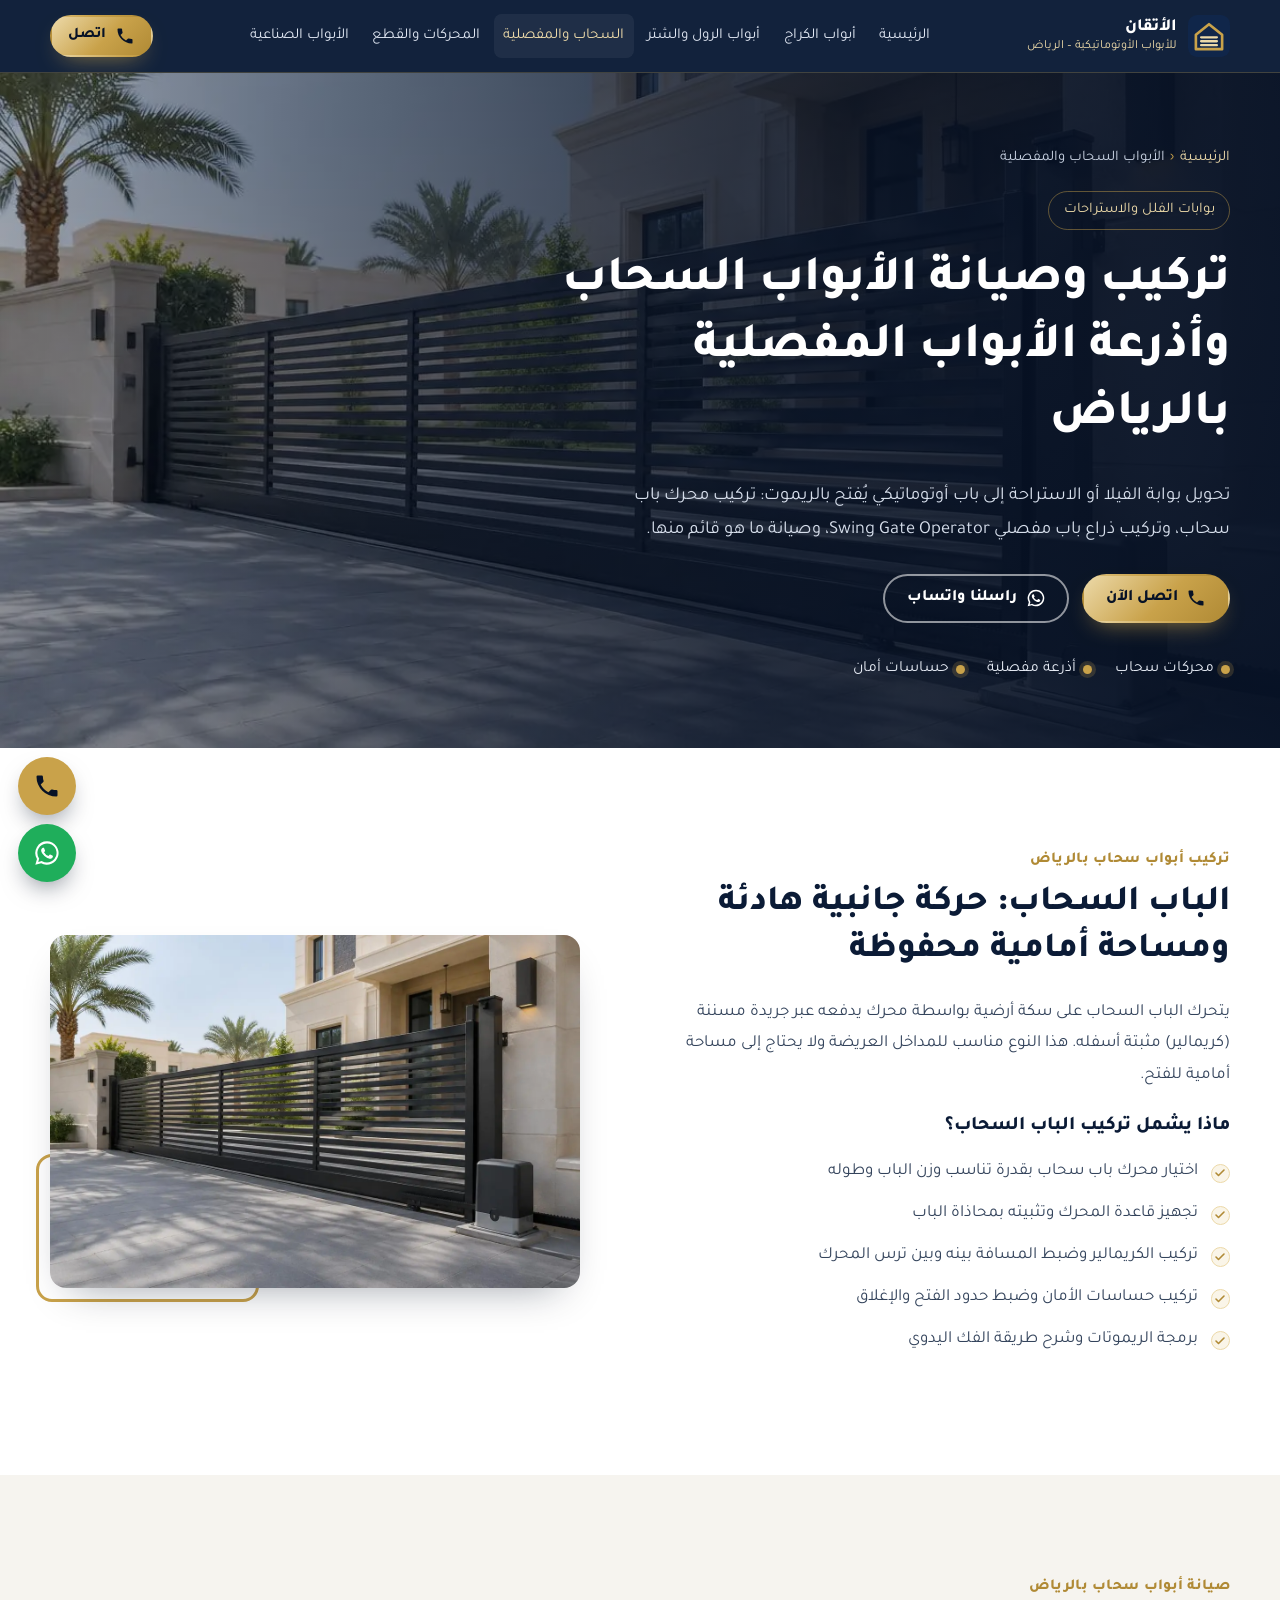
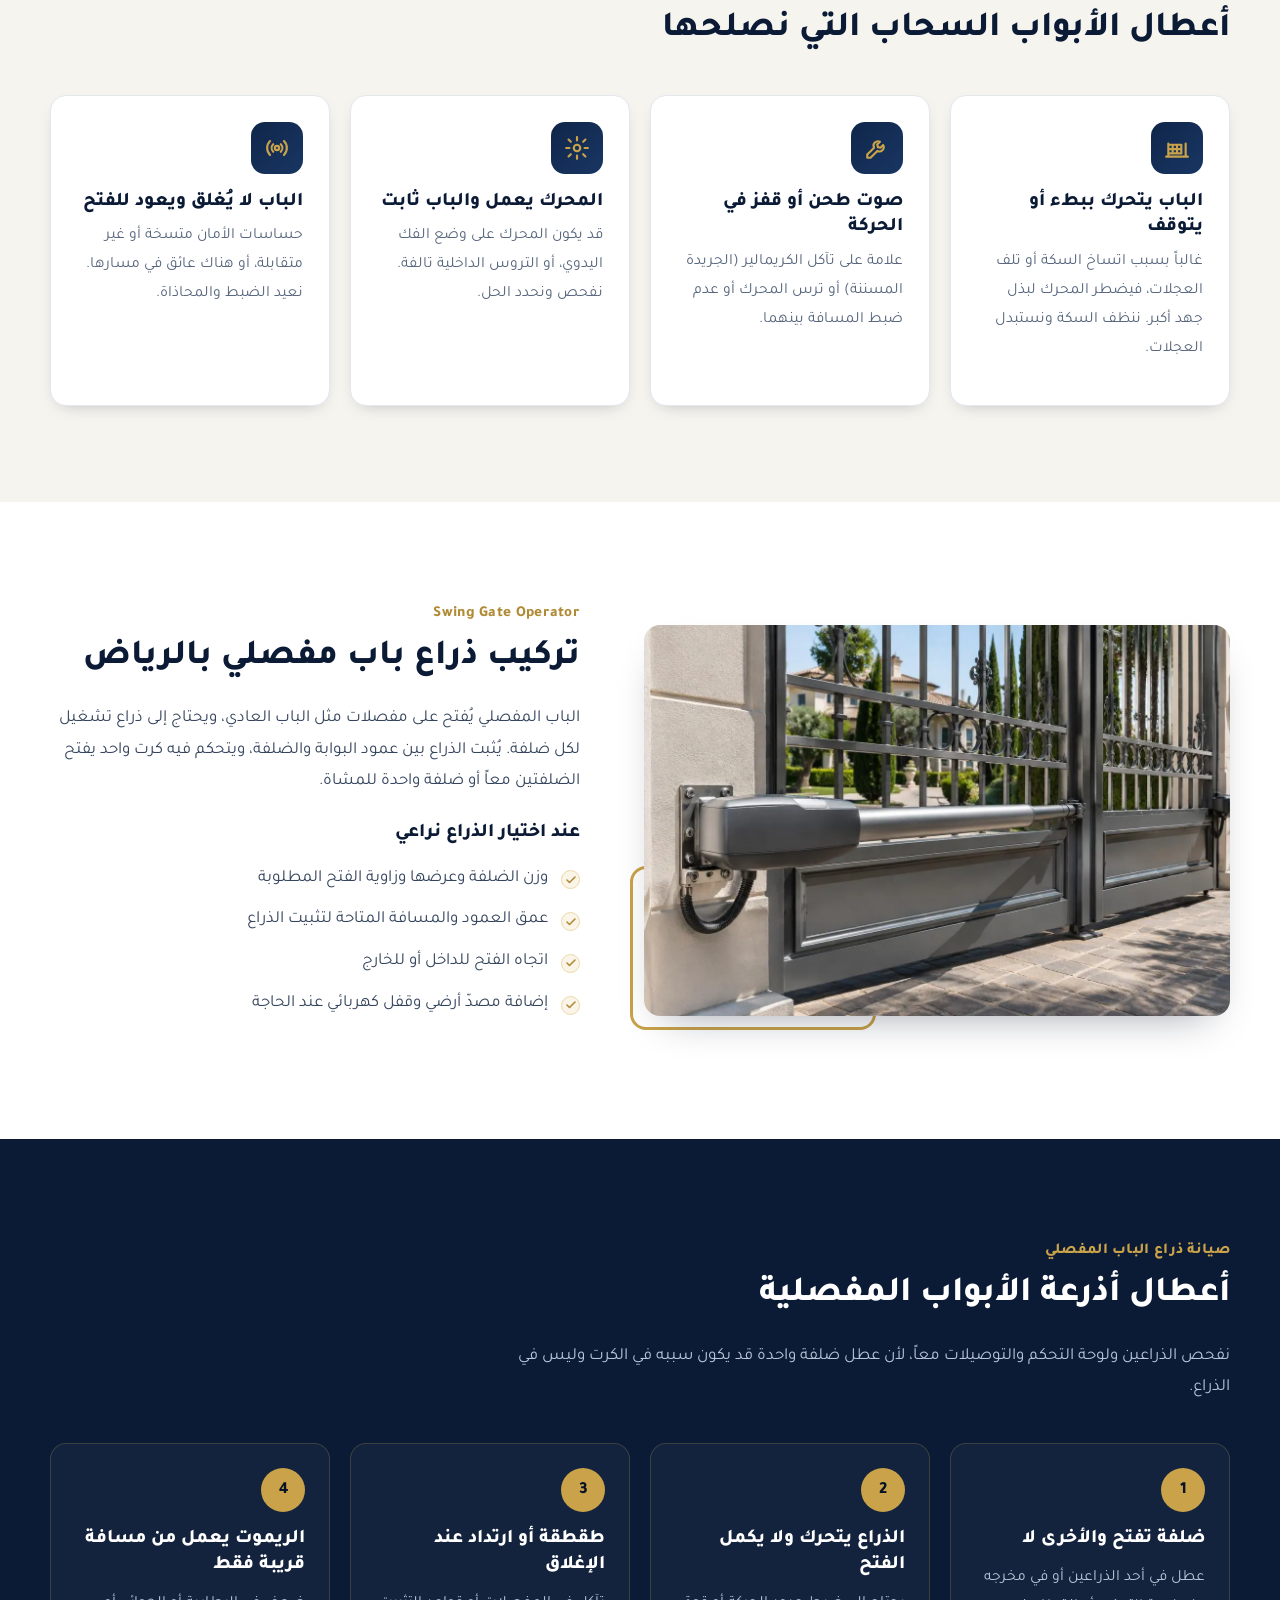
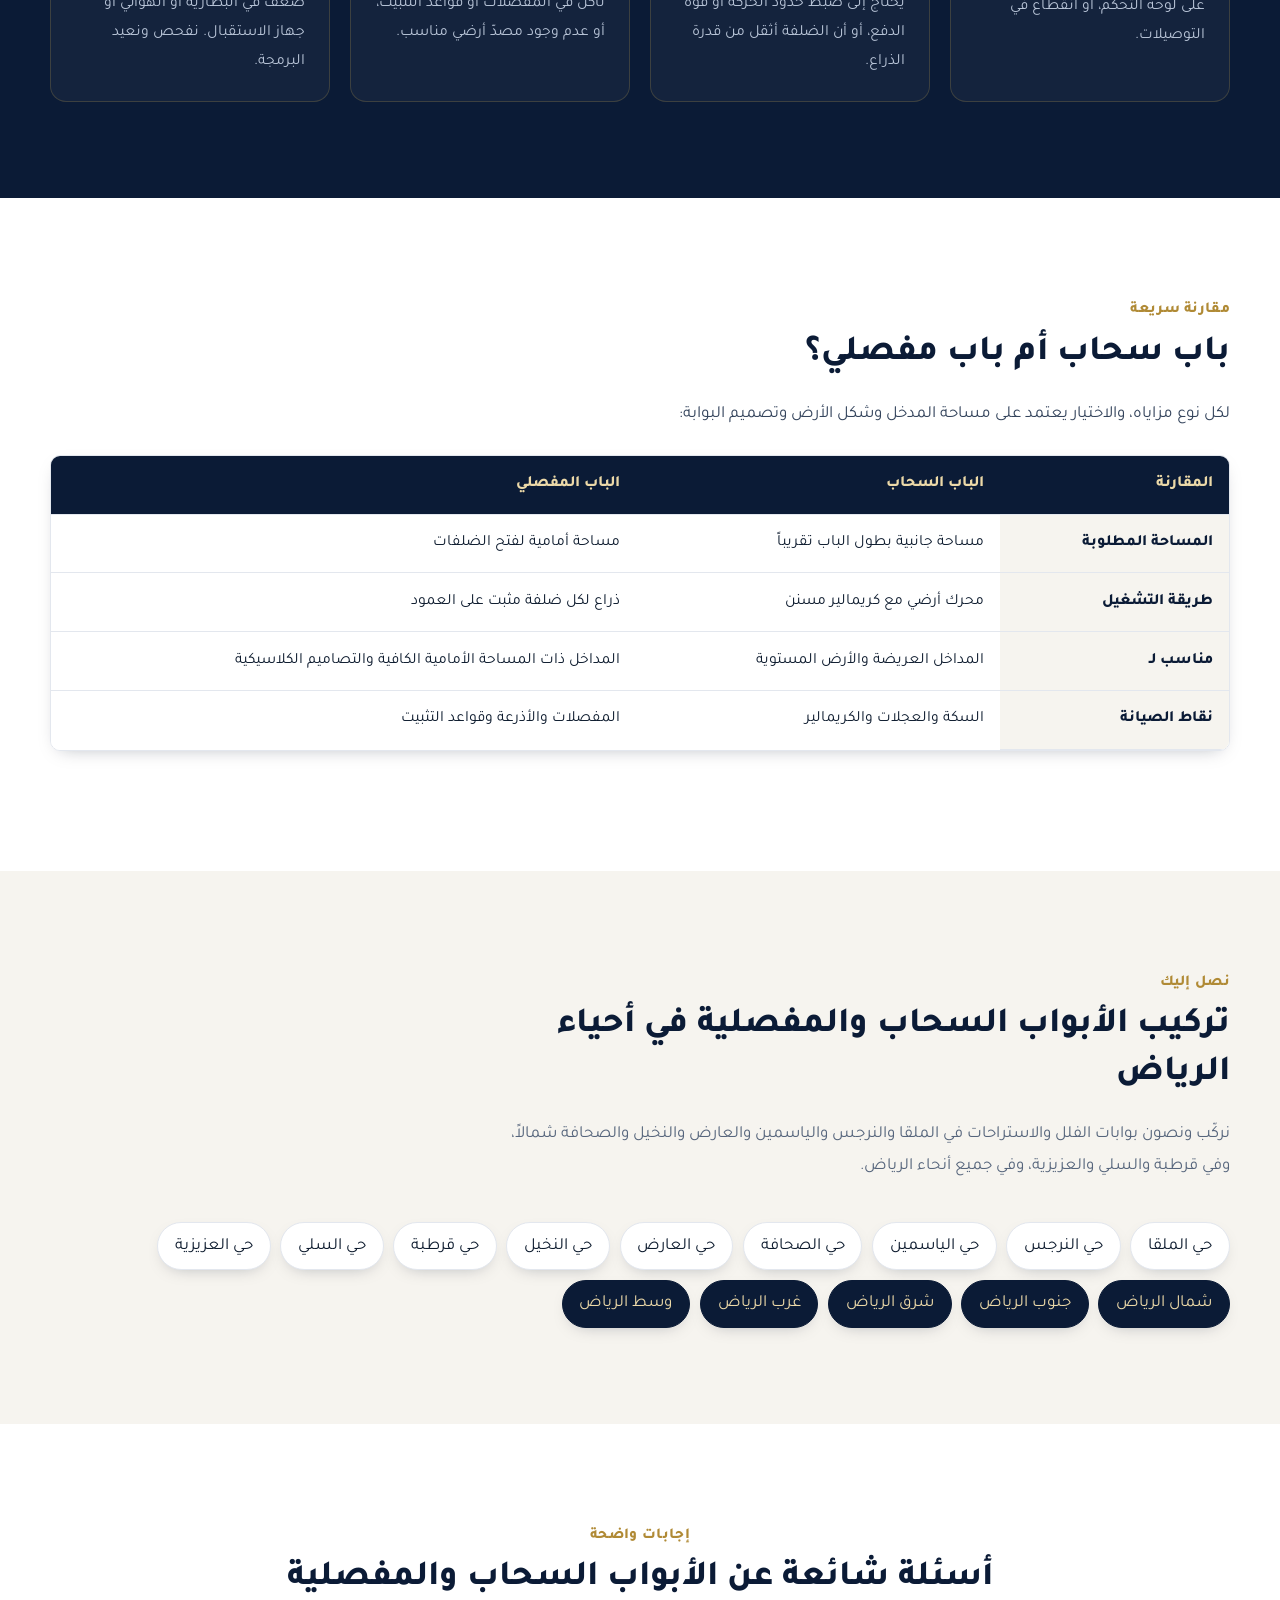
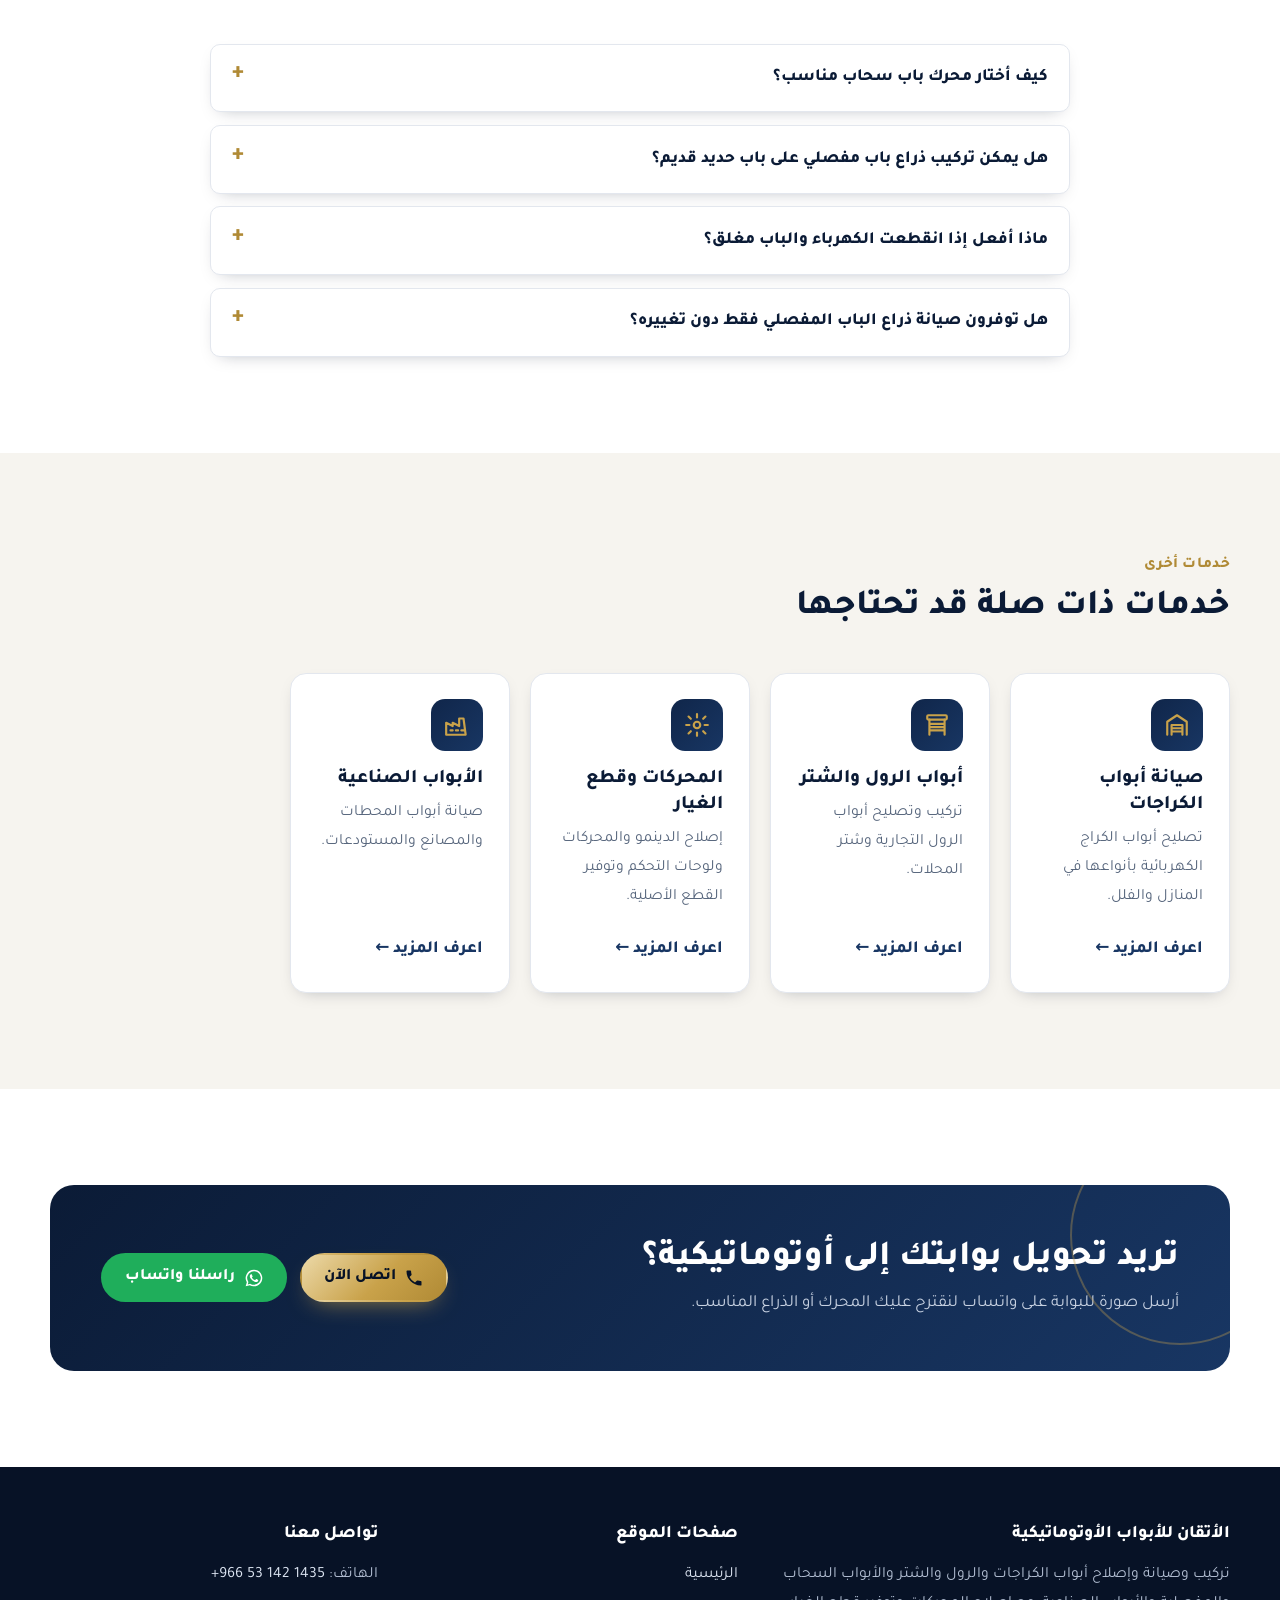
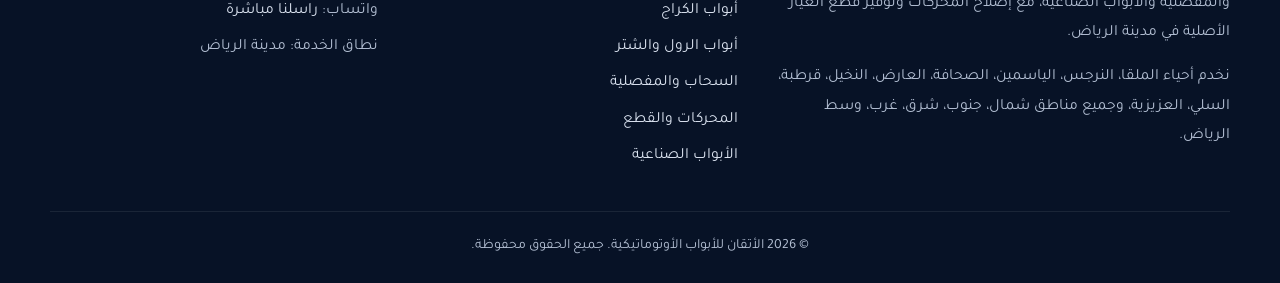
<file: automatic-gates.html>
<!DOCTYPE html>
<html lang="ar" dir="rtl">
<head>
  <!-- Google tag (gtag.js) -->
<script async src="https://www.googletagmanager.com/gtag/js?id=AW-18568433888"></script>
<script>
  window.dataLayer = window.dataLayer || [];
  function gtag(){dataLayer.push(arguments);}
  gtag('js', new Date());
  gtag('config', 'AW-18568433888');
</script>
<!-- Event snippet for انقر للاتصال conversion page
In your html page, add the snippet and call gtag_report_conversion when someone clicks on the chosen link or button. -->
<script>
function gtag_report_conversion(url) {
  var callback = function () {
    if (typeof(url) != 'undefined') {
      window.location = url;
    }
  };
  gtag('event', 'conversion', {
      'send_to': 'AW-18568433888/M-nQCOXYjbYdEOChj5ZF',
      'value': 1.0,
      'currency': 'EGP',
      'event_callback': callback
  });
  return false;
}
</script>

<meta charset="utf-8">
<meta name="viewport" content="width=device-width, initial-scale=1">
<title>تركيب أبواب سحاب بالرياض | ذراع الباب المفصلي – الأتقان</title>
<meta name="description" content="تركيب وصيانة أبواب سحاب بالرياض مع محرك باب سحاب وحساسات، وتركيب ذراع باب مفصلي Swing Gate Operator وصيانته للفلل والاستراحات. اتصل 0531421435.">
<link rel="canonical" href="https://abo-anas.online/automatic-gates.html">
<meta name="robots" content="index, follow, max-image-preview:large">
<meta name="theme-color" content="#0b1b36">
<meta name="format-detection" content="telephone=no">
<meta property="og:type" content="website">
<meta property="og:locale" content="ar_SA">
<meta property="og:site_name" content="الأتقان للأبواب الأوتوماتيكية">
<meta property="og:title" content="تركيب أبواب سحاب بالرياض | ذراع الباب المفصلي – الأتقان">
<meta property="og:description" content="تركيب وصيانة أبواب سحاب بالرياض مع محرك باب سحاب وحساسات، وتركيب ذراع باب مفصلي Swing Gate Operator وصيانته للفلل والاستراحات. اتصل 0531421435.">
<meta property="og:url" content="https://abo-anas.online/automatic-gates.html">
<meta property="og:image" content="https://abo-anas.online/assets/images/3.webp">
<meta property="og:image:width" content="1200">
<meta property="og:image:height" content="800">
<meta property="og:image:type" content="image/webp">
<meta name="twitter:card" content="summary_large_image">
<meta name="twitter:title" content="تركيب أبواب سحاب بالرياض | ذراع الباب المفصلي – الأتقان">
<meta name="twitter:description" content="تركيب وصيانة أبواب سحاب بالرياض مع محرك باب سحاب وحساسات، وتركيب ذراع باب مفصلي Swing Gate Operator وصيانته للفلل والاستراحات. اتصل 0531421435.">
<meta name="twitter:image" content="https://abo-anas.online/assets/images/3.webp">
<link rel="icon" href="favicon.svg" type="image/svg+xml">
<link rel="preload" href="assets/fonts/tajawal-800-arabic.woff2" as="font" type="font/woff2" crossorigin>
<link rel="preload" href="assets/fonts/tajawal-400-arabic.woff2" as="font" type="font/woff2" crossorigin>
<link rel="preload" href="assets/images/3.webp" as="image" type="image/webp" fetchpriority="high">
<link rel="stylesheet" href="assets/css/style.css">
<script type="application/ld+json">{"@context":"https://schema.org","@graph":[{"@type":"WebSite","@id":"https://abo-anas.online/#website","url":"https://abo-anas.online/","name":"الأتقان للأبواب الأوتوماتيكية","inLanguage":"ar-SA","publisher":{"@id":"https://abo-anas.online/#business"}},{"@type":"HomeAndConstructionBusiness","@id":"https://abo-anas.online/#business","name":"الأتقان للأبواب الأوتوماتيكية","url":"https://abo-anas.online/","telephone":"+966531421435","image":"https://abo-anas.online/assets/images/1.webp","logo":"https://abo-anas.online/favicon.svg","address":{"@type":"PostalAddress","addressLocality":"الرياض","addressRegion":"منطقة الرياض","addressCountry":"SA"},"areaServed":[{"@type":"City","name":"الرياض"},{"@type":"Place","name":"حي الملقا، الرياض"},{"@type":"Place","name":"حي النرجس، الرياض"},{"@type":"Place","name":"حي الياسمين، الرياض"},{"@type":"Place","name":"حي الصحافة، الرياض"},{"@type":"Place","name":"حي العارض، الرياض"},{"@type":"Place","name":"حي النخيل، الرياض"},{"@type":"Place","name":"حي قرطبة، الرياض"},{"@type":"Place","name":"حي السلي، الرياض"},{"@type":"Place","name":"حي العزيزية، الرياض"}],"contactPoint":{"@type":"ContactPoint","telephone":"+966531421435","contactType":"customer service","areaServed":"SA","availableLanguage":["ar"]},"knowsAbout":["صيانة أبواب الكراج","أبواب الرول","الأبواب السحاب","أذرعة الأبواب المفصلية","محركات الأبواب الكهربائية","الأبواب الصناعية"]},{"@type":"WebPage","@id":"https://abo-anas.online/automatic-gates.html#webpage","url":"https://abo-anas.online/automatic-gates.html","name":"تركيب أبواب سحاب بالرياض | ذراع الباب المفصلي – الأتقان","description":"تركيب وصيانة أبواب سحاب بالرياض مع محرك باب سحاب وحساسات، وتركيب ذراع باب مفصلي Swing Gate Operator وصيانته للفلل والاستراحات. اتصل 0531421435.","inLanguage":"ar-SA","isPartOf":{"@id":"https://abo-anas.online/#website"},"about":{"@id":"https://abo-anas.online/#business"},"primaryImageOfPage":{"@type":"ImageObject","url":"https://abo-anas.online/assets/images/3.webp"},"breadcrumb":{"@id":"https://abo-anas.online/automatic-gates.html#breadcrumb"}},{"@type":"BreadcrumbList","@id":"https://abo-anas.online/automatic-gates.html#breadcrumb","itemListElement":[{"@type":"ListItem","position":1,"name":"الرئيسية","item":"https://abo-anas.online/"},{"@type":"ListItem","position":2,"name":"الأبواب السحاب والمفصلية","item":"https://abo-anas.online/automatic-gates.html"}]},{"@type":"Service","@id":"https://abo-anas.online/automatic-gates.html#service","name":"تركيب وصيانة الأبواب السحاب بالرياض","serviceType":"الأبواب السحاب الأوتوماتيكية","description":"تركيب محرك باب سحاب وصيانة السكة والعجلات والكريمالير والحساسات بالرياض.","url":"https://abo-anas.online/automatic-gates.html","provider":{"@id":"https://abo-anas.online/#business"},"areaServed":{"@type":"City","name":"الرياض"},"inLanguage":"ar-SA"},{"@type":"Service","@id":"https://abo-anas.online/automatic-gates.html#swing-service","name":"تركيب وصيانة أذرعة الأبواب المفصلية Swing Gate Operator بالرياض","serviceType":"أذرعة الأبواب المفصلية","description":"تركيب ذراع باب مفصلي للضلفة الواحدة والضلفتين وصيانته بالرياض.","url":"https://abo-anas.online/automatic-gates.html","provider":{"@id":"https://abo-anas.online/#business"},"areaServed":{"@type":"City","name":"الرياض"},"inLanguage":"ar-SA"}]}</script>
</head>
<body>
<a class="skip" href="#main">تخطَّ إلى المحتوى</a>
<header class="site-header">
  <div class="container header-inner">
    <a class="brand" href="./" aria-label="الأتقان للأبواب الأوتوماتيكية - الصفحة الرئيسية">
      <svg class="brand-mark" viewBox="0 0 64 64" aria-hidden="true"><rect width="64" height="64" rx="14" fill="#10264a"/><path d="M12 30 32 14l20 16v22H12z" fill="none" stroke="#c9a24a" stroke-width="4" stroke-linejoin="round"/><path d="M20 34h24M20 40h24M20 46h24" stroke="#ecd9a8" stroke-width="3.5" stroke-linecap="round"/></svg>
      <span>الأتقان<small>للأبواب الأوتوماتيكية – الرياض</small></span>
    </a>
    <nav class="nav" id="main-nav" aria-label="القائمة الرئيسية">
      <ul>
      <li><a href="./">الرئيسية</a></li>
      <li><a href="garage-doors.html">أبواب الكراج</a></li>
      <li><a href="roller-doors.html">أبواب الرول والشتر</a></li>
      <li><a href="automatic-gates.html" aria-current="page">السحاب والمفصلية</a></li>
      <li><a href="motors-and-spare-parts.html">المحركات والقطع</a></li>
      <li><a href="industrial-doors.html">الأبواب الصناعية</a></li>
      </ul>
    </nav>
    <div class="header-cta">
      <a class="btn btn-gold btn-sm" href="tel:+966531421435" onclick="return gtag_report_conversion('tel:+966531421435');" data-loc="header"><svg viewBox="0 0 24 24" fill="currentColor" aria-hidden="true"><path d="M6.6 10.8a15.1 15.1 0 0 0 6.6 6.6l2.2-2.2a1 1 0 0 1 1-.25 11.4 11.4 0 0 0 3.6.57 1 1 0 0 1 1 1V20a1 1 0 0 1-1 1A17 17 0 0 1 3 4a1 1 0 0 1 1-1h3.5a1 1 0 0 1 1 1c0 1.25.2 2.45.57 3.57a1 1 0 0 1-.25 1z"/></svg><span>اتصل</span></a>
      <a class="btn btn-wa btn-sm" href="https://wa.me/966531421435" target="_blank" rel="noopener" data-loc="header"><svg viewBox="0 0 24 24" fill="currentColor" aria-hidden="true"><path d="M12 2a10 10 0 0 0-8.6 15.1L2 22l5-1.3A10 10 0 1 0 12 2zm0 18.2a8.2 8.2 0 0 1-4.2-1.15l-.3-.18-3 .78.8-2.9-.2-.3A8.2 8.2 0 1 1 12 20.2zm4.5-6.1c-.25-.13-1.47-.73-1.7-.81s-.39-.12-.56.12-.64.81-.79.98-.29.19-.54.06a6.7 6.7 0 0 1-3.32-2.9c-.25-.43.25-.4.72-1.33a.46.46 0 0 0-.02-.43c-.06-.12-.56-1.34-.76-1.84s-.4-.42-.56-.42h-.48a.92.92 0 0 0-.66.31 2.8 2.8 0 0 0-.87 2.07 4.85 4.85 0 0 0 1.02 2.58 11.1 11.1 0 0 0 4.24 3.75c1.58.68 2.2.74 2.99.62a2.55 2.55 0 0 0 1.68-1.18 2.07 2.07 0 0 0 .14-1.18c-.06-.1-.23-.17-.48-.29z"/></svg><span>واتساب</span></a>
      <button class="menu-toggle" type="button" aria-controls="main-nav" aria-expanded="false" aria-label="فتح القائمة"><svg width="22" height="22" viewBox="0 0 24 24" fill="none" stroke="currentColor" stroke-width="2.2" stroke-linecap="round" aria-hidden="true"><path d="M4 7h16M4 12h16M4 17h16"/></svg></button>
    </div>
  </div>
</header>
<main id="main">
<section class="hero sub">
  <div class="hero-media"><img src="assets/images/3.webp" alt="باب سحاب حديدي أسود أمام فيلا مع محرك باب سحاب أرضي" width="1200" height="800" fetchpriority="high" decoding="async"></div>
  <div class="container">
    <div class="hero-inner">
      <nav class="breadcrumbs" aria-label="مسار التنقل"><ol>
  <li><a href="./">الرئيسية</a></li>
  <li aria-current="page">الأبواب السحاب والمفصلية</li>
</ol></nav>
      <span class="eyebrow">بوابات الفلل والاستراحات</span>
      <h1>تركيب وصيانة الأبواب السحاب وأذرعة الأبواب المفصلية بالرياض</h1>
      <p class="lead">تحويل بوابة الفيلا أو الاستراحة إلى باب أوتوماتيكي يُفتح بالريموت: تركيب محرك باب سحاب، وتركيب ذراع باب مفصلي Swing Gate Operator، وصيانة ما هو قائم منها.</p>
      <div class="hero-actions">
        <a class="btn btn-gold" href="tel:+966531421435" onclick="return gtag_report_conversion('tel:+966531421435');" data-loc="hero"><svg viewBox="0 0 24 24" fill="currentColor" aria-hidden="true"><path d="M6.6 10.8a15.1 15.1 0 0 0 6.6 6.6l2.2-2.2a1 1 0 0 1 1-.25 11.4 11.4 0 0 0 3.6.57 1 1 0 0 1 1 1V20a1 1 0 0 1-1 1A17 17 0 0 1 3 4a1 1 0 0 1 1-1h3.5a1 1 0 0 1 1 1c0 1.25.2 2.45.57 3.57a1 1 0 0 1-.25 1z"/></svg><span>اتصل الآن</span></a>
        <a class="btn btn-outline" href="https://wa.me/966531421435" target="_blank" rel="noopener" data-loc="hero"><svg viewBox="0 0 24 24" fill="currentColor" aria-hidden="true"><path d="M12 2a10 10 0 0 0-8.6 15.1L2 22l5-1.3A10 10 0 1 0 12 2zm0 18.2a8.2 8.2 0 0 1-4.2-1.15l-.3-.18-3 .78.8-2.9-.2-.3A8.2 8.2 0 1 1 12 20.2zm4.5-6.1c-.25-.13-1.47-.73-1.7-.81s-.39-.12-.56.12-.64.81-.79.98-.29.19-.54.06a6.7 6.7 0 0 1-3.32-2.9c-.25-.43.25-.4.72-1.33a.46.46 0 0 0-.02-.43c-.06-.12-.56-1.34-.76-1.84s-.4-.42-.56-.42h-.48a.92.92 0 0 0-.66.31 2.8 2.8 0 0 0-.87 2.07 4.85 4.85 0 0 0 1.02 2.58 11.1 11.1 0 0 0 4.24 3.75c1.58.68 2.2.74 2.99.62a2.55 2.55 0 0 0 1.68-1.18 2.07 2.07 0 0 0 .14-1.18c-.06-.1-.23-.17-.48-.29z"/></svg><span>راسلنا واتساب</span></a>
      </div>
      <ul class="hero-points"><li>محركات سحاب</li><li>أذرعة مفصلية</li><li>حساسات أمان</li></ul>
    </div>
  </div>
</section>

<section class="section" id="sliding" aria-labelledby="sliding-title">
  <div class="container split">
    <div class="prose">
      <span class="kicker">تركيب أبواب سحاب بالرياض</span>
      <h2 id="sliding-title">الباب السحاب: حركة جانبية هادئة ومساحة أمامية محفوظة</h2>
      <p>يتحرك الباب السحاب على سكة أرضية بواسطة محرك يدفعه عبر جريدة مسننة (كريمالير) مثبتة أسفله. هذا النوع مناسب للمداخل العريضة ولا يحتاج إلى مساحة أمامية للفتح.</p>
      <h3>ماذا يشمل تركيب الباب السحاب؟</h3>
      <ul class="check-list"><li>اختيار محرك باب سحاب بقدرة تناسب وزن الباب وطوله</li><li>تجهيز قاعدة المحرك وتثبيته بمحاذاة الباب</li><li>تركيب الكريمالير وضبط المسافة بينه وبين ترس المحرك</li><li>تركيب حساسات الأمان وضبط حدود الفتح والإغلاق</li><li>برمجة الريموتات وشرح طريقة الفك اليدوي</li></ul>
    </div>
    <figure class="figure"><img src="assets/images/3.webp" alt="باب سحاب حديدي بتصميم أفقي حديث مع صندوق محرك باب سحاب على قاعدة خرسانية" width="1200" height="800" loading="lazy" decoding="async"></figure>
  </div>
</section>

<section class="section soft" aria-labelledby="sliding-faults-title">
  <div class="container">
    <div class="section-head">
      <span class="kicker">صيانة أبواب سحاب بالرياض</span>
      <h2 id="sliding-faults-title">أعطال الأبواب السحاب التي نصلحها</h2>
    </div>
    <div class="grid cards">
    <article class="card">
      <div class="icon"><svg viewBox="0 0 24 24" fill="none" stroke="currentColor" stroke-width="2" stroke-linecap="round" aria-hidden="true"><path d="M2 20h20M4 20V8M20 20V8M4 9h12M4 13h12M4 17h12M8 9v8M12 9v8M16 9v8"/></svg></div>
      <h3>الباب يتحرك ببطء أو يتوقف</h3>
      <p>غالباً بسبب اتساخ السكة أو تلف العجلات، فيضطر المحرك لبذل جهد أكبر. ننظف السكة ونستبدل العجلات.</p>
      
    </article>
    <article class="card">
      <div class="icon"><svg viewBox="0 0 24 24" fill="none" stroke="currentColor" stroke-width="2" stroke-linecap="round" stroke-linejoin="round" aria-hidden="true"><path d="M14.7 6.3a4 4 0 0 0-5.4 5.4L3 18v3h3l6.3-6.3a4 4 0 0 0 5.4-5.4l-2.5 2.5-2.4-.6-.6-2.4z"/></svg></div>
      <h3>صوت طحن أو قفز في الحركة</h3>
      <p>علامة على تآكل الكريمالير (الجريدة المسننة) أو ترس المحرك أو عدم ضبط المسافة بينهما.</p>
      
    </article>
    <article class="card">
      <div class="icon"><svg viewBox="0 0 24 24" fill="none" stroke="currentColor" stroke-width="2" stroke-linecap="round" stroke-linejoin="round" aria-hidden="true"><circle cx="12" cy="12" r="3"/><path d="M12 2v3M12 19v3M4.2 4.2l2.1 2.1M17.7 17.7l2.1 2.1M2 12h3M19 12h3M4.2 19.8l2.1-2.1M17.7 6.3l2.1-2.1"/></svg></div>
      <h3>المحرك يعمل والباب ثابت</h3>
      <p>قد يكون المحرك على وضع الفك اليدوي، أو التروس الداخلية تالفة. نفحص ونحدد الحل.</p>
      
    </article>
    <article class="card">
      <div class="icon"><svg viewBox="0 0 24 24" fill="none" stroke="currentColor" stroke-width="2" stroke-linecap="round" aria-hidden="true"><circle cx="12" cy="12" r="2"/><path d="M8.5 8.5a5 5 0 0 0 0 7M15.5 8.5a5 5 0 0 1 0 7M5.6 5.6a9 9 0 0 0 0 12.8M18.4 5.6a9 9 0 0 1 0 12.8"/></svg></div>
      <h3>الباب لا يُغلق ويعود للفتح</h3>
      <p>حساسات الأمان متسخة أو غير متقابلة، أو هناك عائق في مسارها. نعيد الضبط والمحاذاة.</p>
      
    </article>
  </div>
  </div>
</section>

<section class="section" id="swing" aria-labelledby="swing-title">
  <div class="container split reverse">
    <div class="prose">
      <span class="kicker">Swing Gate Operator</span>
      <h2 id="swing-title">تركيب ذراع باب مفصلي بالرياض</h2>
      <p>الباب المفصلي يُفتح على مفصلات مثل الباب العادي، ويحتاج إلى ذراع تشغيل لكل ضلفة. يُثبت الذراع بين عمود البوابة والضلفة، ويتحكم فيه كرت واحد يفتح الضلفتين معاً أو ضلفة واحدة للمشاة.</p>
      <h3>عند اختيار الذراع نراعي</h3>
      <ul class="check-list"><li>وزن الضلفة وعرضها وزاوية الفتح المطلوبة</li><li>عمق العمود والمسافة المتاحة لتثبيت الذراع</li><li>اتجاه الفتح للداخل أو للخارج</li><li>إضافة مصدّ أرضي وقفل كهربائي عند الحاجة</li></ul>
    </div>
    <figure class="figure"><img src="assets/images/4.webp" alt="ذراع تشغيل خطي فضي مثبت بين عمود حجري وضلفة باب حديد مفصلي مزخرف" width="1200" height="800" loading="lazy" decoding="async"></figure>
  </div>
</section>

<section class="section navy" aria-labelledby="swing-faults-title">
  <div class="container">
    <div class="section-head">
      <span class="kicker">صيانة ذراع الباب المفصلي</span>
      <h2 id="swing-faults-title">أعطال أذرعة الأبواب المفصلية</h2>
      <p>نفحص الذراعين ولوحة التحكم والتوصيلات معاً، لأن عطل ضلفة واحدة قد يكون سببه في الكرت وليس في الذراع.</p>
    </div>
    <div class="grid steps"><div class="step"><h3>ضلفة تفتح والأخرى لا</h3><p>عطل في أحد الذراعين أو في مخرجه على لوحة التحكم، أو انقطاع في التوصيلات.</p></div><div class="step"><h3>الذراع يتحرك ولا يكمل الفتح</h3><p>يحتاج إلى ضبط حدود الحركة أو قوة الدفع، أو أن الضلفة أثقل من قدرة الذراع.</p></div><div class="step"><h3>طقطقة أو ارتداد عند الإغلاق</h3><p>تآكل في المفصلات أو قواعد التثبيت، أو عدم وجود مصدّ أرضي مناسب.</p></div><div class="step"><h3>الريموت يعمل من مسافة قريبة فقط</h3><p>ضعف في البطارية أو الهوائي أو جهاز الاستقبال. نفحص ونعيد البرمجة.</p></div></div>
  </div>
</section>

<section class="section" aria-labelledby="compare-title">
  <div class="container prose prose-wide">
    <span class="kicker">مقارنة سريعة</span>
    <h2 id="compare-title">باب سحاب أم باب مفصلي؟</h2>
    <p>لكل نوع مزاياه، والاختيار يعتمد على مساحة المدخل وشكل الأرض وتصميم البوابة:</p>
    <div class="table-wrap"><table>
<thead><tr><th scope="col">المقارنة</th><th scope="col">الباب السحاب</th><th scope="col">الباب المفصلي</th></tr></thead>
<tbody>
<tr><th scope="row">المساحة المطلوبة</th><td>مساحة جانبية بطول الباب تقريباً</td><td>مساحة أمامية لفتح الضلفات</td></tr>
<tr><th scope="row">طريقة التشغيل</th><td>محرك أرضي مع كريمالير مسنن</td><td>ذراع لكل ضلفة مثبت على العمود</td></tr>
<tr><th scope="row">مناسب لـ</th><td>المداخل العريضة والأرض المستوية</td><td>المداخل ذات المساحة الأمامية الكافية والتصاميم الكلاسيكية</td></tr>
<tr><th scope="row">نقاط الصيانة</th><td>السكة والعجلات والكريمالير</td><td>المفصلات والأذرعة وقواعد التثبيت</td></tr>
</tbody></table></div>
  </div>
</section>

<section class="section soft" id="areas" aria-labelledby="areas-title">
  <div class="container">
    <div class="section-head">
      <span class="kicker">نصل إليك</span>
      <h2 id="areas-title">تركيب الأبواب السحاب والمفصلية في أحياء الرياض</h2>
      <p>نركّب ونصون بوابات الفلل والاستراحات في الملقا والنرجس والياسمين والعارض والنخيل والصحافة شمالاً، وفي قرطبة والسلي والعزيزية، وفي جميع أنحاء الرياض.</p>
    </div>
    <ul class="areas"><li>حي الملقا</li><li>حي النرجس</li><li>حي الياسمين</li><li>حي الصحافة</li><li>حي العارض</li><li>حي النخيل</li><li>حي قرطبة</li><li>حي السلي</li><li>حي العزيزية</li><li class="dir">شمال الرياض</li><li class="dir">جنوب الرياض</li><li class="dir">شرق الرياض</li><li class="dir">غرب الرياض</li><li class="dir">وسط الرياض</li></ul>
  </div>
</section>


<section class="section" id="faq" aria-labelledby="faq-title">
  <div class="container">
    <div class="section-head center">
      <span class="kicker">إجابات واضحة</span>
      <h2 id="faq-title">أسئلة شائعة عن الأبواب السحاب والمفصلية</h2>
    </div>
    <div class="faq">
    <details><summary>كيف أختار محرك باب سحاب مناسب؟</summary><p>يعتمد الاختيار على وزن الباب وطوله وعدد مرات الاستخدام يومياً. نقيس الباب ونقدر وزنه، ثم نقترح محركاً بقدرة تناسبه حتى لا يعمل تحت ضغط ويتعطل مبكراً.</p></details>
    <details><summary>هل يمكن تركيب ذراع باب مفصلي على باب حديد قديم؟</summary><p>نعم غالباً، بشرط أن تكون المفصلات والضلفات بحالة جيدة وتتحرك بسهولة يدوياً. نفحص الباب أولاً، وقد نحتاج إلى إصلاح المفصلات أو تقويتها قبل تركيب الذراع.</p></details>
    <details><summary>ماذا أفعل إذا انقطعت الكهرباء والباب مغلق؟</summary><p>معظم محركات الأبواب السحاب وأذرعة الأبواب المفصلية فيها مفتاح فك يدوي يسمح بتحريك الباب باليد. نشرح لك مكانه وطريقة استخدامه بعد التركيب أو الصيانة.</p></details>
    <details><summary>هل توفرون صيانة ذراع الباب المفصلي فقط دون تغييره؟</summary><p>نعم، كثير من أعطال الأذرعة يمكن إصلاحها بضبط الحدود أو تغيير المكثف أو التروس أو إصلاح لوحة التحكم، ونلجأ إلى الاستبدال فقط عندما يكون الإصلاح غير مجدٍ.</p></details>
    </div>
  </div>
</section>


<section class="section soft" aria-labelledby="related-title">
  <div class="container">
    <div class="section-head">
      <span class="kicker">خدمات أخرى</span>
      <h2 id="related-title">خدمات ذات صلة قد تحتاجها</h2>
    </div>
    <div class="grid cards related">
    <article class="card">
      <div class="icon"><svg viewBox="0 0 24 24" fill="none" stroke="currentColor" stroke-width="2" stroke-linecap="round" stroke-linejoin="round" aria-hidden="true"><path d="M3 21V9l9-6 9 6v12"/><path d="M7 21v-9h10v9M7 15h10M7 18h10"/></svg></div>
      <h3>صيانة أبواب الكراجات</h3>
      <p>تصليح أبواب الكراج الكهربائية بأنواعها في المنازل والفلل.</p>
      <a class="card-link stretched" href="garage-doors.html">اعرف المزيد</a>
    </article>
    <article class="card">
      <div class="icon"><svg viewBox="0 0 24 24" fill="none" stroke="currentColor" stroke-width="2" stroke-linecap="round" aria-hidden="true"><rect x="3" y="3" width="18" height="4" rx="1"/><path d="M5 7v14M19 7v14M5 11h14M5 14h14M5 17h14"/></svg></div>
      <h3>أبواب الرول والشتر</h3>
      <p>تركيب وتصليح أبواب الرول التجارية وشتر المحلات.</p>
      <a class="card-link stretched" href="roller-doors.html">اعرف المزيد</a>
    </article>
    <article class="card">
      <div class="icon"><svg viewBox="0 0 24 24" fill="none" stroke="currentColor" stroke-width="2" stroke-linecap="round" stroke-linejoin="round" aria-hidden="true"><circle cx="12" cy="12" r="3"/><path d="M12 2v3M12 19v3M4.2 4.2l2.1 2.1M17.7 17.7l2.1 2.1M2 12h3M19 12h3M4.2 19.8l2.1-2.1M17.7 6.3l2.1-2.1"/></svg></div>
      <h3>المحركات وقطع الغيار</h3>
      <p>إصلاح الدينمو والمحركات ولوحات التحكم وتوفير القطع الأصلية.</p>
      <a class="card-link stretched" href="motors-and-spare-parts.html">اعرف المزيد</a>
    </article>
    <article class="card">
      <div class="icon"><svg viewBox="0 0 24 24" fill="none" stroke="currentColor" stroke-width="2" stroke-linecap="round" stroke-linejoin="round" aria-hidden="true"><path d="M2 21V10l6 3V10l6 3V6h4l2 15zM6 17h2M11 17h2M16 17h2"/></svg></div>
      <h3>الأبواب الصناعية</h3>
      <p>صيانة أبواب المحطات والمصانع والمستودعات.</p>
      <a class="card-link stretched" href="industrial-doors.html">اعرف المزيد</a>
    </article>
  </div>
  </div>
</section>


<section class="section" aria-label="تواصل معنا">
  <div class="container">
    <div class="cta-band">
      <div>
        <h2>تريد تحويل بوابتك إلى أوتوماتيكية؟</h2>
        <p>أرسل صورة للبوابة على واتساب لنقترح عليك المحرك أو الذراع المناسب.</p>
      </div>
      <div class="hero-actions">
        <a class="btn btn-gold" href="tel:+966531421435" onclick="return gtag_report_conversion('tel:+966531421435');" data-loc="cta_band"><svg viewBox="0 0 24 24" fill="currentColor" aria-hidden="true"><path d="M6.6 10.8a15.1 15.1 0 0 0 6.6 6.6l2.2-2.2a1 1 0 0 1 1-.25 11.4 11.4 0 0 0 3.6.57 1 1 0 0 1 1 1V20a1 1 0 0 1-1 1A17 17 0 0 1 3 4a1 1 0 0 1 1-1h3.5a1 1 0 0 1 1 1c0 1.25.2 2.45.57 3.57a1 1 0 0 1-.25 1z"/></svg><span>اتصل الآن</span></a>
        <a class="btn btn-wa" href="https://wa.me/966531421435" target="_blank" rel="noopener" data-loc="cta_band"><svg viewBox="0 0 24 24" fill="currentColor" aria-hidden="true"><path d="M12 2a10 10 0 0 0-8.6 15.1L2 22l5-1.3A10 10 0 1 0 12 2zm0 18.2a8.2 8.2 0 0 1-4.2-1.15l-.3-.18-3 .78.8-2.9-.2-.3A8.2 8.2 0 1 1 12 20.2zm4.5-6.1c-.25-.13-1.47-.73-1.7-.81s-.39-.12-.56.12-.64.81-.79.98-.29.19-.54.06a6.7 6.7 0 0 1-3.32-2.9c-.25-.43.25-.4.72-1.33a.46.46 0 0 0-.02-.43c-.06-.12-.56-1.34-.76-1.84s-.4-.42-.56-.42h-.48a.92.92 0 0 0-.66.31 2.8 2.8 0 0 0-.87 2.07 4.85 4.85 0 0 0 1.02 2.58 11.1 11.1 0 0 0 4.24 3.75c1.58.68 2.2.74 2.99.62a2.55 2.55 0 0 0 1.68-1.18 2.07 2.07 0 0 0 .14-1.18c-.06-.1-.23-.17-.48-.29z"/></svg><span>راسلنا واتساب</span></a>
      </div>
    </div>
  </div>
</section>

</main>
<footer class="site-footer">
  <div class="container">
    <div class="footer-grid">
      <div>
        <h2>الأتقان للأبواب الأوتوماتيكية</h2>
        <p>تركيب وصيانة وإصلاح أبواب الكراجات والرول والشتر والأبواب السحاب والمفصلية والأبواب الصناعية، مع إصلاح المحركات وتوفير قطع الغيار الأصلية في مدينة الرياض.</p>
        <p>نخدم أحياء الملقا، النرجس، الياسمين، الصحافة، العارض، النخيل، قرطبة، السلي، العزيزية، وجميع مناطق شمال، جنوب، شرق، غرب، وسط الرياض.</p>
      </div>
      <div>
        <h2>صفحات الموقع</h2>
        <ul>
        <li><a href="./">الرئيسية</a></li>
        <li><a href="garage-doors.html">أبواب الكراج</a></li>
        <li><a href="roller-doors.html">أبواب الرول والشتر</a></li>
        <li><a href="automatic-gates.html">السحاب والمفصلية</a></li>
        <li><a href="motors-and-spare-parts.html">المحركات والقطع</a></li>
        <li><a href="industrial-doors.html">الأبواب الصناعية</a></li>
        </ul>
      </div>
      <div>
        <h2>تواصل معنا</h2>
        <ul>
          <li>الهاتف: <a href="tel:+966531421435" onclick="return gtag_report_conversion('tel:+966531421435');" data-loc="footer"><span class="ltr">+966 53 142 1435</span></a></li>
          <li>واتساب: <a href="https://wa.me/966531421435" target="_blank" rel="noopener" data-loc="footer">راسلنا مباشرة</a></li>
          <li>نطاق الخدمة: مدينة الرياض</li>
        </ul>
      </div>
    </div>
    <div class="footer-bottom">© <span id="year">2026</span> الأتقان للأبواب الأوتوماتيكية. جميع الحقوق محفوظة.</div>
  </div>
</footer>
<div class="sticky-contact" aria-label="تواصل سريع">
  <a class="call" href="tel:+966531421435" onclick="return gtag_report_conversion('tel:+966531421435');" data-loc="sticky_bar" aria-label="اتصال هاتفي"><svg viewBox="0 0 24 24" fill="currentColor" aria-hidden="true"><path d="M6.6 10.8a15.1 15.1 0 0 0 6.6 6.6l2.2-2.2a1 1 0 0 1 1-.25 11.4 11.4 0 0 0 3.6.57 1 1 0 0 1 1 1V20a1 1 0 0 1-1 1A17 17 0 0 1 3 4a1 1 0 0 1 1-1h3.5a1 1 0 0 1 1 1c0 1.25.2 2.45.57 3.57a1 1 0 0 1-.25 1z"/></svg><span>اتصال</span></a>
  <a class="wa" href="https://wa.me/966531421435" target="_blank" rel="noopener" data-loc="sticky_bar" aria-label="مراسلة واتساب"><svg viewBox="0 0 24 24" fill="currentColor" aria-hidden="true"><path d="M12 2a10 10 0 0 0-8.6 15.1L2 22l5-1.3A10 10 0 1 0 12 2zm0 18.2a8.2 8.2 0 0 1-4.2-1.15l-.3-.18-3 .78.8-2.9-.2-.3A8.2 8.2 0 1 1 12 20.2zm4.5-6.1c-.25-.13-1.47-.73-1.7-.81s-.39-.12-.56.12-.64.81-.79.98-.29.19-.54.06a6.7 6.7 0 0 1-3.32-2.9c-.25-.43.25-.4.72-1.33a.46.46 0 0 0-.02-.43c-.06-.12-.56-1.34-.76-1.84s-.4-.42-.56-.42h-.48a.92.92 0 0 0-.66.31 2.8 2.8 0 0 0-.87 2.07 4.85 4.85 0 0 0 1.02 2.58 11.1 11.1 0 0 0 4.24 3.75c1.58.68 2.2.74 2.99.62a2.55 2.55 0 0 0 1.68-1.18 2.07 2.07 0 0 0 .14-1.18c-.06-.1-.23-.17-.48-.29z"/></svg><span>واتساب</span></a>
</div>
<script src="assets/js/main.js" defer></script>
</body>
</html>
</file>
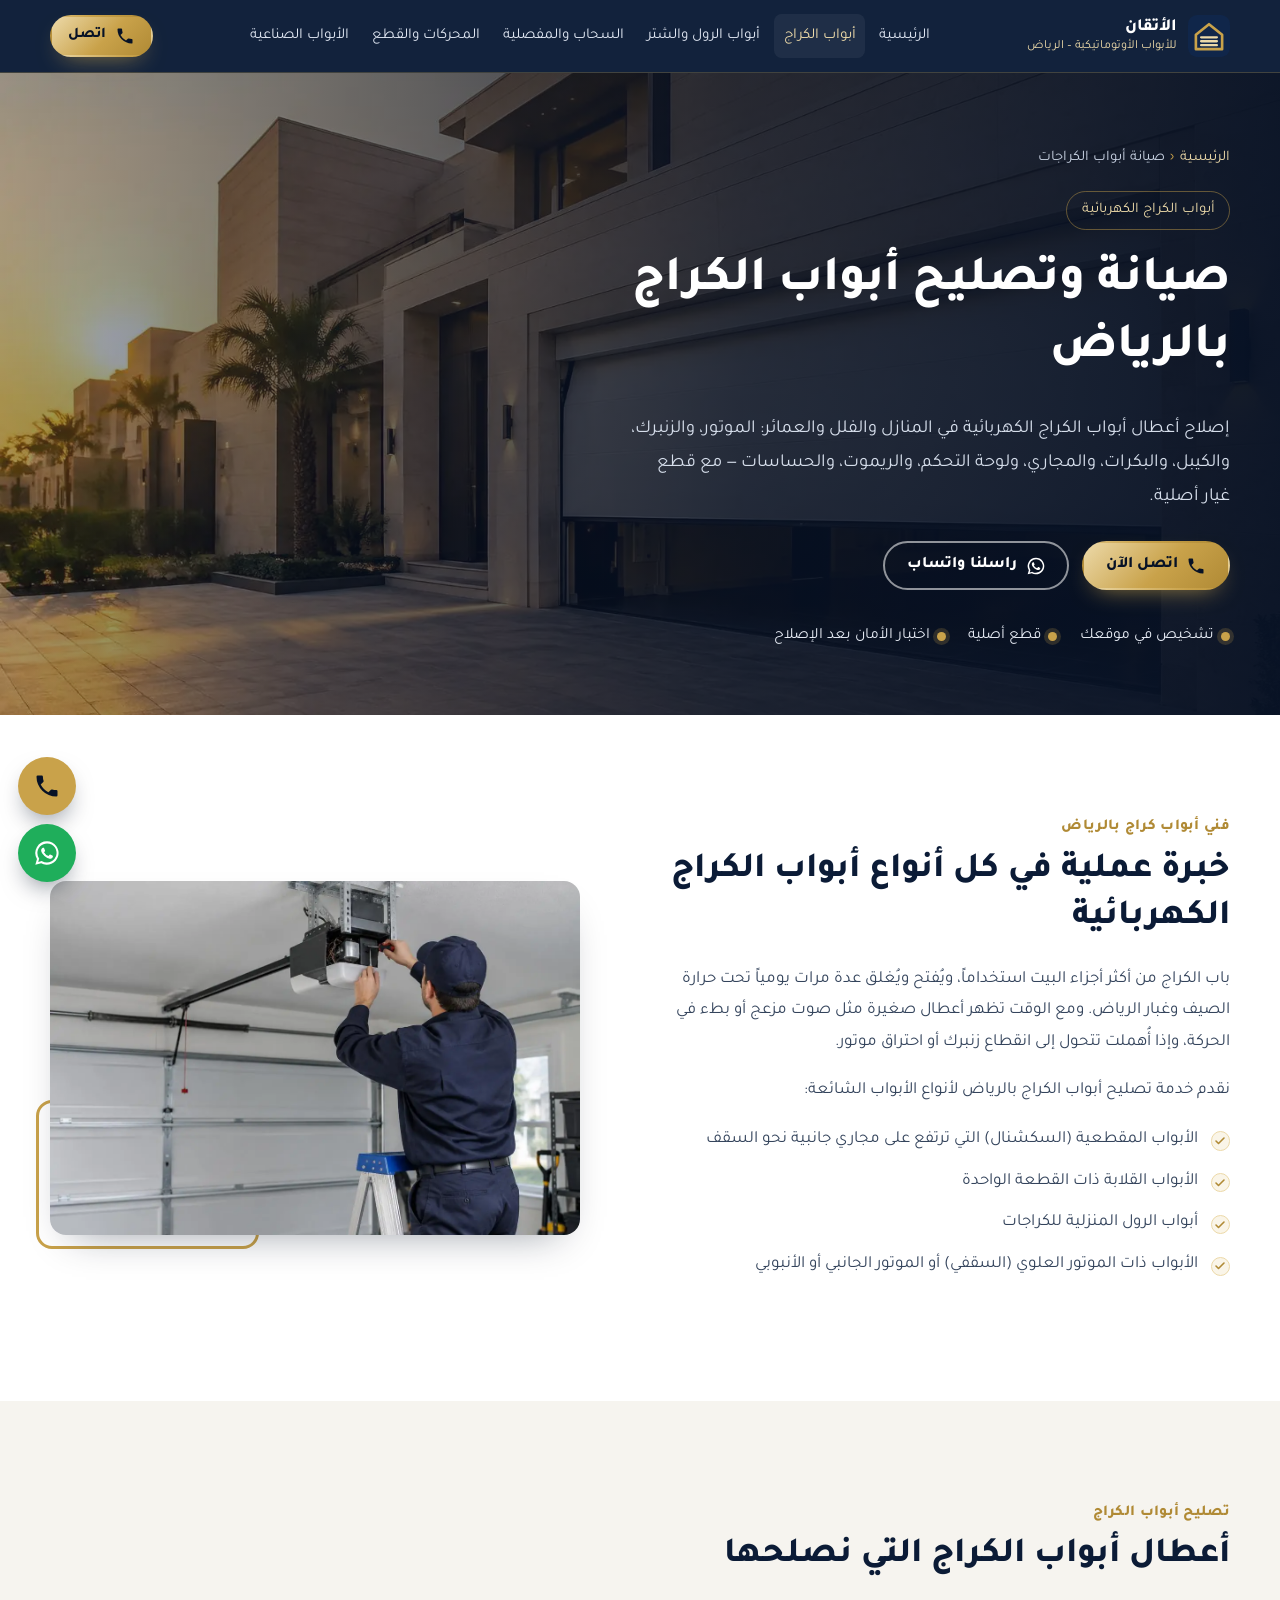
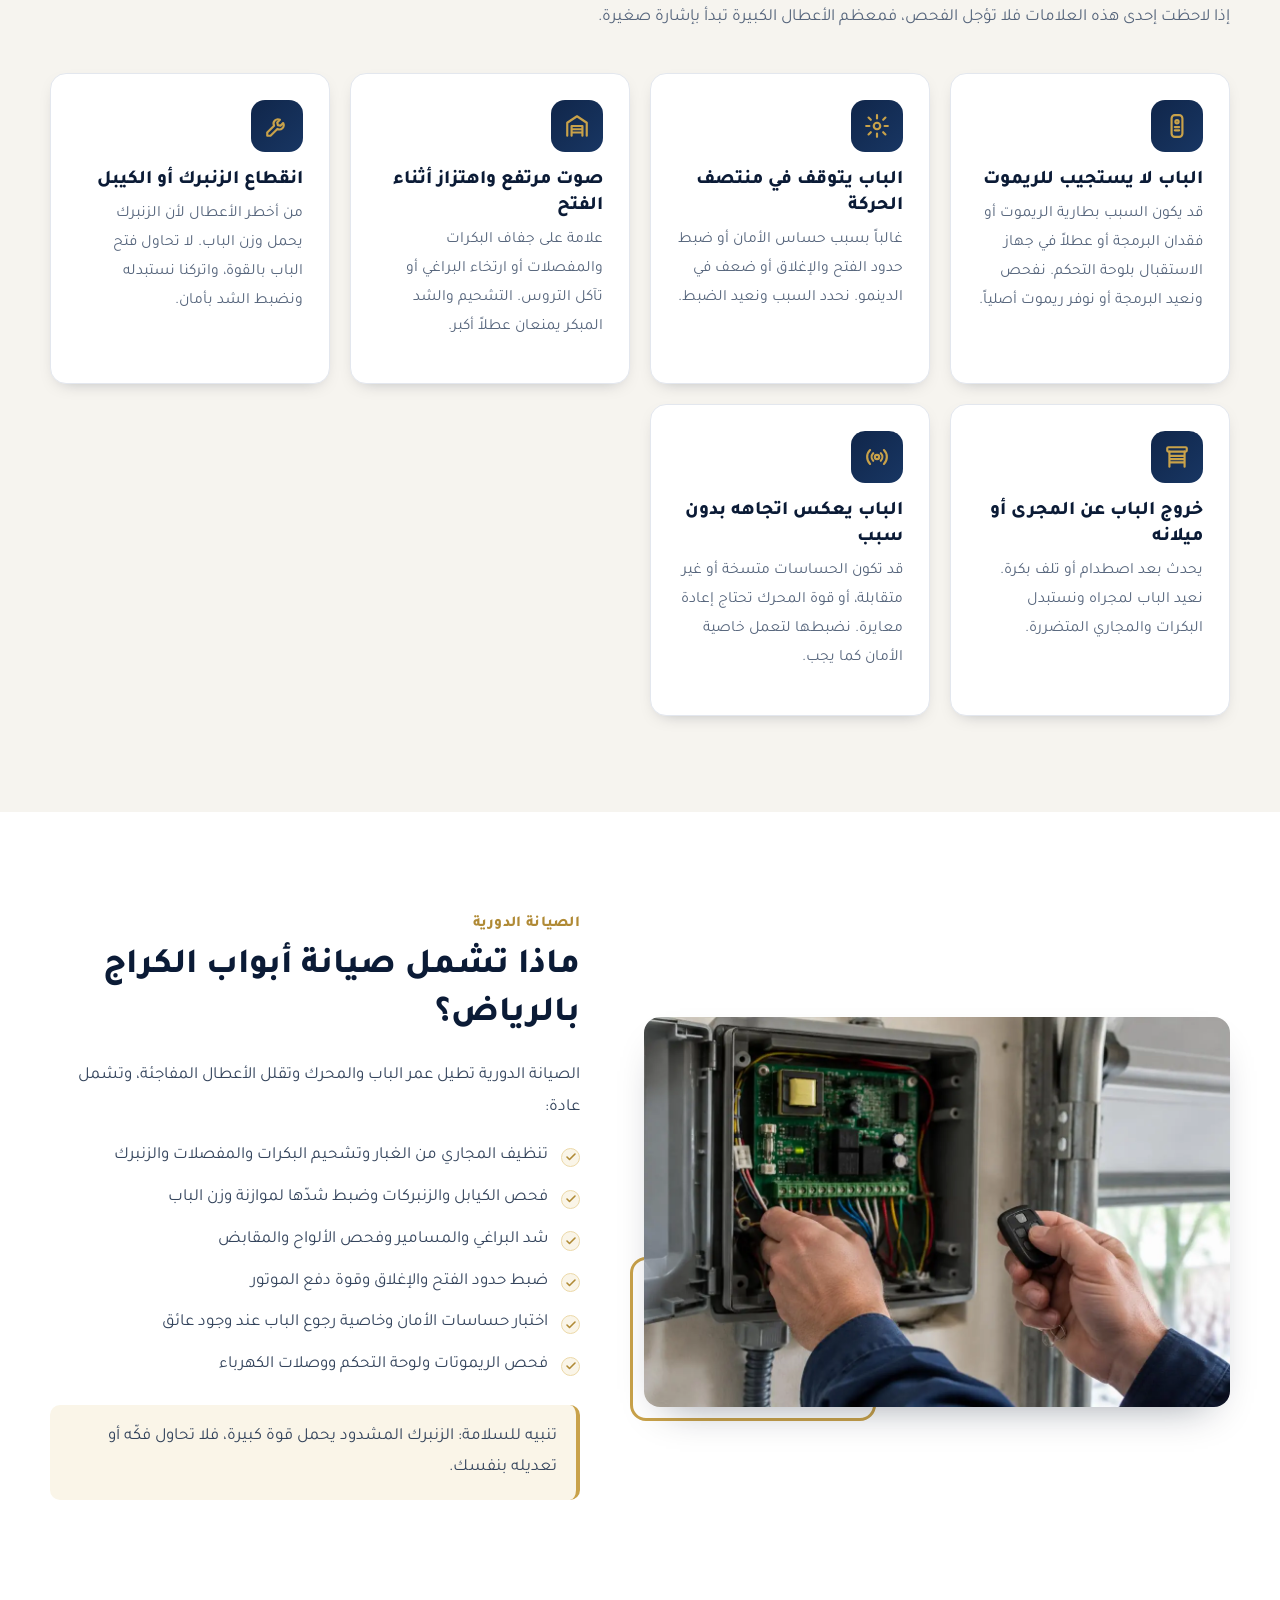
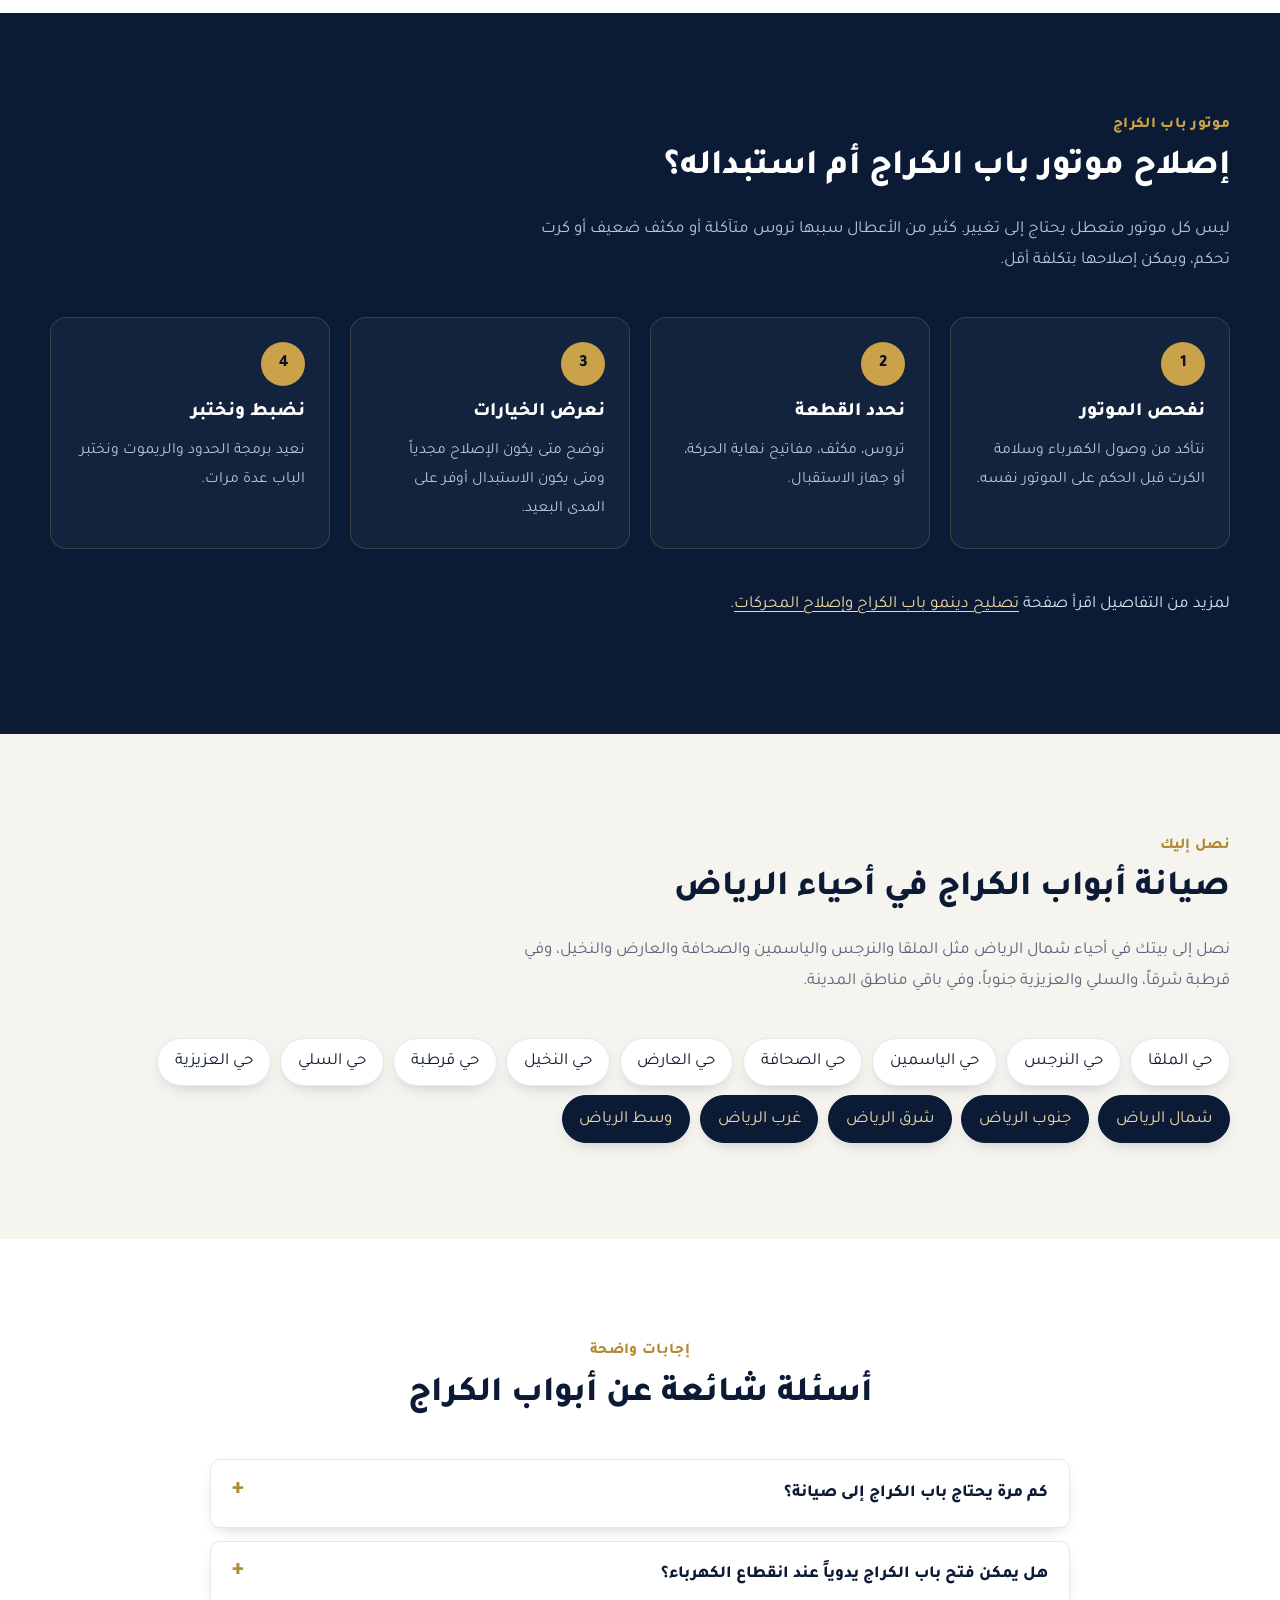
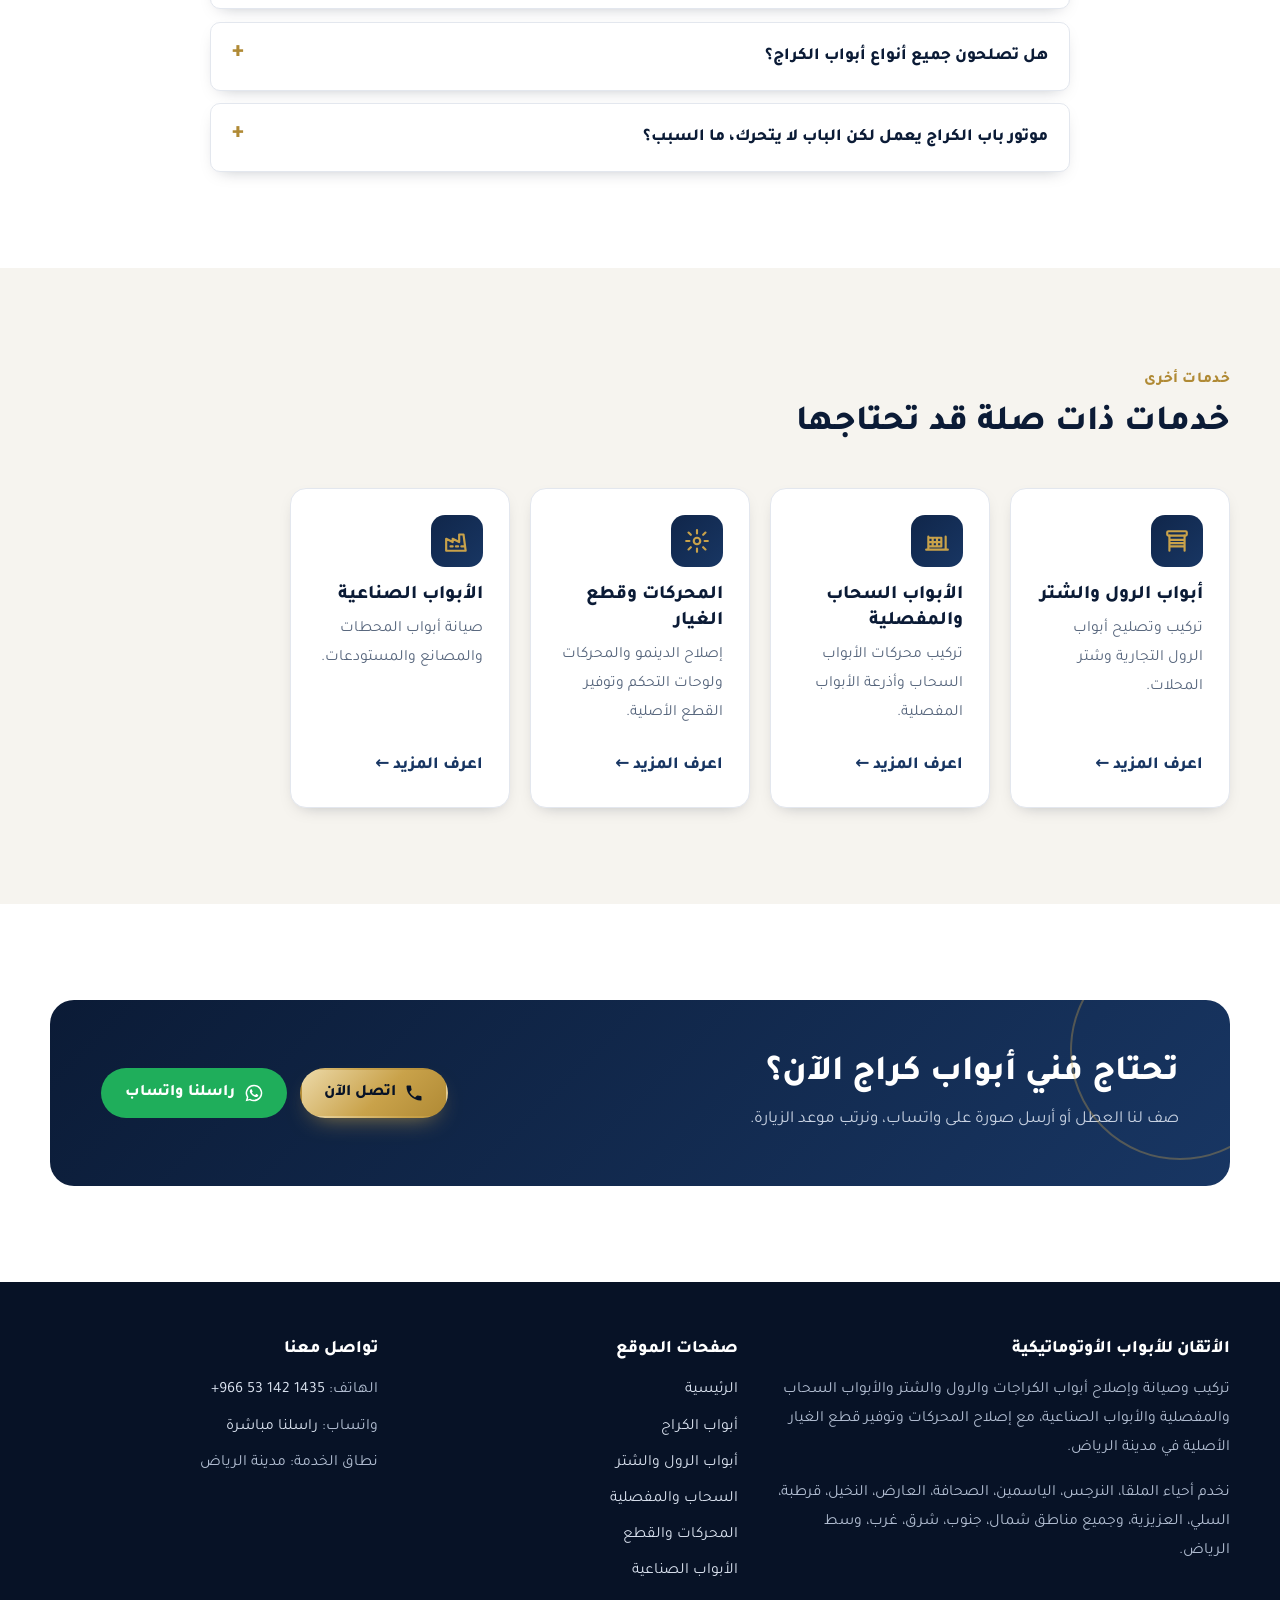
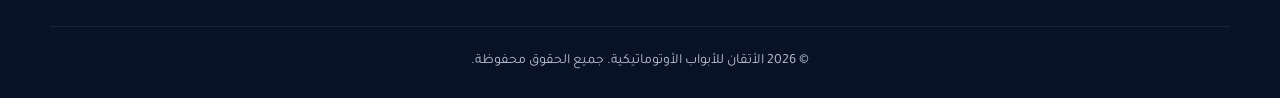
<file: garage-doors.html>
<!DOCTYPE html>
<html lang="ar" dir="rtl">
<head>
  <!-- Google tag (gtag.js) -->
<script async src="https://www.googletagmanager.com/gtag/js?id=AW-18568433888"></script>
<script>
  window.dataLayer = window.dataLayer || [];
  function gtag(){dataLayer.push(arguments);}
  gtag('js', new Date());
  gtag('config', 'AW-18568433888');
</script>
<!-- Event snippet for انقر للاتصال conversion page
In your html page, add the snippet and call gtag_report_conversion when someone clicks on the chosen link or button. -->
<script>
function gtag_report_conversion(url) {
  var callback = function () {
    if (typeof(url) != 'undefined') {
      window.location = url;
    }
  };
  gtag('event', 'conversion', {
      'send_to': 'AW-18568433888/M-nQCOXYjbYdEOChj5ZF',
      'value': 1.0,
      'currency': 'EGP',
      'event_callback': callback
  });
  return false;
}
</script>

<meta charset="utf-8">
<meta name="viewport" content="width=device-width, initial-scale=1">
<title>صيانة وتصليح أبواب الكراج بالرياض | فني أبواب كراج – الأتقان</title>
<meta name="description" content="صيانة وتصليح أبواب الكراج الكهربائية بالرياض: إصلاح الموتور والزنبرك والكيبل والمجاري والريموت والحساسات. فني أبواب كراج يصلك لجميع الأحياء. اتصل 0531421435.">
<link rel="canonical" href="https://abo-anas.online/garage-doors.html">
<meta name="robots" content="index, follow, max-image-preview:large">
<meta name="theme-color" content="#0b1b36">
<meta name="format-detection" content="telephone=no">
<meta property="og:type" content="website">
<meta property="og:locale" content="ar_SA">
<meta property="og:site_name" content="الأتقان للأبواب الأوتوماتيكية">
<meta property="og:title" content="صيانة وتصليح أبواب الكراج بالرياض | فني أبواب كراج – الأتقان">
<meta property="og:description" content="صيانة وتصليح أبواب الكراج الكهربائية بالرياض: إصلاح الموتور والزنبرك والكيبل والمجاري والريموت والحساسات. فني أبواب كراج يصلك لجميع الأحياء. اتصل 0531421435.">
<meta property="og:url" content="https://abo-anas.online/garage-doors.html">
<meta property="og:image" content="https://abo-anas.online/assets/images/1.webp">
<meta property="og:image:width" content="1600">
<meta property="og:image:height" content="1008">
<meta property="og:image:type" content="image/webp">
<meta name="twitter:card" content="summary_large_image">
<meta name="twitter:title" content="صيانة وتصليح أبواب الكراج بالرياض | فني أبواب كراج – الأتقان">
<meta name="twitter:description" content="صيانة وتصليح أبواب الكراج الكهربائية بالرياض: إصلاح الموتور والزنبرك والكيبل والمجاري والريموت والحساسات. فني أبواب كراج يصلك لجميع الأحياء. اتصل 0531421435.">
<meta name="twitter:image" content="https://abo-anas.online/assets/images/1.webp">
<link rel="icon" href="favicon.svg" type="image/svg+xml">
<link rel="preload" href="assets/fonts/tajawal-800-arabic.woff2" as="font" type="font/woff2" crossorigin>
<link rel="preload" href="assets/fonts/tajawal-400-arabic.woff2" as="font" type="font/woff2" crossorigin>
<link rel="preload" href="assets/images/1.webp" as="image" type="image/webp" fetchpriority="high">
<link rel="stylesheet" href="assets/css/style.css">
<script type="application/ld+json">{"@context":"https://schema.org","@graph":[{"@type":"WebSite","@id":"https://abo-anas.online/#website","url":"https://abo-anas.online/","name":"الأتقان للأبواب الأوتوماتيكية","inLanguage":"ar-SA","publisher":{"@id":"https://abo-anas.online/#business"}},{"@type":"HomeAndConstructionBusiness","@id":"https://abo-anas.online/#business","name":"الأتقان للأبواب الأوتوماتيكية","url":"https://abo-anas.online/","telephone":"+966531421435","image":"https://abo-anas.online/assets/images/1.webp","logo":"https://abo-anas.online/favicon.svg","address":{"@type":"PostalAddress","addressLocality":"الرياض","addressRegion":"منطقة الرياض","addressCountry":"SA"},"areaServed":[{"@type":"City","name":"الرياض"},{"@type":"Place","name":"حي الملقا، الرياض"},{"@type":"Place","name":"حي النرجس، الرياض"},{"@type":"Place","name":"حي الياسمين، الرياض"},{"@type":"Place","name":"حي الصحافة، الرياض"},{"@type":"Place","name":"حي العارض، الرياض"},{"@type":"Place","name":"حي النخيل، الرياض"},{"@type":"Place","name":"حي قرطبة، الرياض"},{"@type":"Place","name":"حي السلي، الرياض"},{"@type":"Place","name":"حي العزيزية، الرياض"}],"contactPoint":{"@type":"ContactPoint","telephone":"+966531421435","contactType":"customer service","areaServed":"SA","availableLanguage":["ar"]},"knowsAbout":["صيانة أبواب الكراج","أبواب الرول","الأبواب السحاب","أذرعة الأبواب المفصلية","محركات الأبواب الكهربائية","الأبواب الصناعية"]},{"@type":"WebPage","@id":"https://abo-anas.online/garage-doors.html#webpage","url":"https://abo-anas.online/garage-doors.html","name":"صيانة وتصليح أبواب الكراج بالرياض | فني أبواب كراج – الأتقان","description":"صيانة وتصليح أبواب الكراج الكهربائية بالرياض: إصلاح الموتور والزنبرك والكيبل والمجاري والريموت والحساسات. فني أبواب كراج يصلك لجميع الأحياء. اتصل 0531421435.","inLanguage":"ar-SA","isPartOf":{"@id":"https://abo-anas.online/#website"},"about":{"@id":"https://abo-anas.online/#business"},"primaryImageOfPage":{"@type":"ImageObject","url":"https://abo-anas.online/assets/images/1.webp"},"breadcrumb":{"@id":"https://abo-anas.online/garage-doors.html#breadcrumb"}},{"@type":"BreadcrumbList","@id":"https://abo-anas.online/garage-doors.html#breadcrumb","itemListElement":[{"@type":"ListItem","position":1,"name":"الرئيسية","item":"https://abo-anas.online/"},{"@type":"ListItem","position":2,"name":"صيانة أبواب الكراجات","item":"https://abo-anas.online/garage-doors.html"}]},{"@type":"Service","@id":"https://abo-anas.online/garage-doors.html#service","name":"صيانة وتصليح أبواب الكراج الكهربائية بالرياض","serviceType":"صيانة أبواب الكراج","description":"صيانة وتصليح أبواب الكراج الكهربائية بالرياض: إصلاح الموتور والزنبرك والكيبل والمجاري والريموت والحساسات. فني أبواب كراج يصلك لجميع الأحياء. اتصل 0531421435.","url":"https://abo-anas.online/garage-doors.html","provider":{"@id":"https://abo-anas.online/#business"},"areaServed":{"@type":"City","name":"الرياض"},"inLanguage":"ar-SA"}]}</script>
</head>
<body>
<a class="skip" href="#main">تخطَّ إلى المحتوى</a>
<header class="site-header">
  <div class="container header-inner">
    <a class="brand" href="./" aria-label="الأتقان للأبواب الأوتوماتيكية - الصفحة الرئيسية">
      <svg class="brand-mark" viewBox="0 0 64 64" aria-hidden="true"><rect width="64" height="64" rx="14" fill="#10264a"/><path d="M12 30 32 14l20 16v22H12z" fill="none" stroke="#c9a24a" stroke-width="4" stroke-linejoin="round"/><path d="M20 34h24M20 40h24M20 46h24" stroke="#ecd9a8" stroke-width="3.5" stroke-linecap="round"/></svg>
      <span>الأتقان<small>للأبواب الأوتوماتيكية – الرياض</small></span>
    </a>
    <nav class="nav" id="main-nav" aria-label="القائمة الرئيسية">
      <ul>
      <li><a href="./">الرئيسية</a></li>
      <li><a href="garage-doors.html" aria-current="page">أبواب الكراج</a></li>
      <li><a href="roller-doors.html">أبواب الرول والشتر</a></li>
      <li><a href="automatic-gates.html">السحاب والمفصلية</a></li>
      <li><a href="motors-and-spare-parts.html">المحركات والقطع</a></li>
      <li><a href="industrial-doors.html">الأبواب الصناعية</a></li>
      </ul>
    </nav>
    <div class="header-cta">
      <a class="btn btn-gold btn-sm" href="tel:+966531421435" onclick="return gtag_report_conversion('tel:+966531421435');" data-loc="header"><svg viewBox="0 0 24 24" fill="currentColor" aria-hidden="true"><path d="M6.6 10.8a15.1 15.1 0 0 0 6.6 6.6l2.2-2.2a1 1 0 0 1 1-.25 11.4 11.4 0 0 0 3.6.57 1 1 0 0 1 1 1V20a1 1 0 0 1-1 1A17 17 0 0 1 3 4a1 1 0 0 1 1-1h3.5a1 1 0 0 1 1 1c0 1.25.2 2.45.57 3.57a1 1 0 0 1-.25 1z"/></svg><span>اتصل</span></a>
      <a class="btn btn-wa btn-sm" href="https://wa.me/966531421435" target="_blank" rel="noopener" data-loc="header"><svg viewBox="0 0 24 24" fill="currentColor" aria-hidden="true"><path d="M12 2a10 10 0 0 0-8.6 15.1L2 22l5-1.3A10 10 0 1 0 12 2zm0 18.2a8.2 8.2 0 0 1-4.2-1.15l-.3-.18-3 .78.8-2.9-.2-.3A8.2 8.2 0 1 1 12 20.2zm4.5-6.1c-.25-.13-1.47-.73-1.7-.81s-.39-.12-.56.12-.64.81-.79.98-.29.19-.54.06a6.7 6.7 0 0 1-3.32-2.9c-.25-.43.25-.4.72-1.33a.46.46 0 0 0-.02-.43c-.06-.12-.56-1.34-.76-1.84s-.4-.42-.56-.42h-.48a.92.92 0 0 0-.66.31 2.8 2.8 0 0 0-.87 2.07 4.85 4.85 0 0 0 1.02 2.58 11.1 11.1 0 0 0 4.24 3.75c1.58.68 2.2.74 2.99.62a2.55 2.55 0 0 0 1.68-1.18 2.07 2.07 0 0 0 .14-1.18c-.06-.1-.23-.17-.48-.29z"/></svg><span>واتساب</span></a>
      <button class="menu-toggle" type="button" aria-controls="main-nav" aria-expanded="false" aria-label="فتح القائمة"><svg width="22" height="22" viewBox="0 0 24 24" fill="none" stroke="currentColor" stroke-width="2.2" stroke-linecap="round" aria-hidden="true"><path d="M4 7h16M4 12h16M4 17h16"/></svg></button>
    </div>
  </div>
</header>
<main id="main">
<section class="hero sub">
  <div class="hero-media"><img src="assets/images/1.webp" alt="باب كراج مقطعي أبيض كهربائي في فيلا حديثة بالرياض" width="1600" height="1008" fetchpriority="high" decoding="async"></div>
  <div class="container">
    <div class="hero-inner">
      <nav class="breadcrumbs" aria-label="مسار التنقل"><ol>
  <li><a href="./">الرئيسية</a></li>
  <li aria-current="page">صيانة أبواب الكراجات</li>
</ol></nav>
      <span class="eyebrow">أبواب الكراج الكهربائية</span>
      <h1>صيانة وتصليح أبواب الكراج بالرياض</h1>
      <p class="lead">إصلاح أعطال أبواب الكراج الكهربائية في المنازل والفلل والعمائر: الموتور، والزنبرك، والكيبل، والبكرات، والمجاري، ولوحة التحكم، والريموت، والحساسات — مع قطع غيار أصلية.</p>
      <div class="hero-actions">
        <a class="btn btn-gold" href="tel:+966531421435" onclick="return gtag_report_conversion('tel:+966531421435');" data-loc="hero"><svg viewBox="0 0 24 24" fill="currentColor" aria-hidden="true"><path d="M6.6 10.8a15.1 15.1 0 0 0 6.6 6.6l2.2-2.2a1 1 0 0 1 1-.25 11.4 11.4 0 0 0 3.6.57 1 1 0 0 1 1 1V20a1 1 0 0 1-1 1A17 17 0 0 1 3 4a1 1 0 0 1 1-1h3.5a1 1 0 0 1 1 1c0 1.25.2 2.45.57 3.57a1 1 0 0 1-.25 1z"/></svg><span>اتصل الآن</span></a>
        <a class="btn btn-outline" href="https://wa.me/966531421435" target="_blank" rel="noopener" data-loc="hero"><svg viewBox="0 0 24 24" fill="currentColor" aria-hidden="true"><path d="M12 2a10 10 0 0 0-8.6 15.1L2 22l5-1.3A10 10 0 1 0 12 2zm0 18.2a8.2 8.2 0 0 1-4.2-1.15l-.3-.18-3 .78.8-2.9-.2-.3A8.2 8.2 0 1 1 12 20.2zm4.5-6.1c-.25-.13-1.47-.73-1.7-.81s-.39-.12-.56.12-.64.81-.79.98-.29.19-.54.06a6.7 6.7 0 0 1-3.32-2.9c-.25-.43.25-.4.72-1.33a.46.46 0 0 0-.02-.43c-.06-.12-.56-1.34-.76-1.84s-.4-.42-.56-.42h-.48a.92.92 0 0 0-.66.31 2.8 2.8 0 0 0-.87 2.07 4.85 4.85 0 0 0 1.02 2.58 11.1 11.1 0 0 0 4.24 3.75c1.58.68 2.2.74 2.99.62a2.55 2.55 0 0 0 1.68-1.18 2.07 2.07 0 0 0 .14-1.18c-.06-.1-.23-.17-.48-.29z"/></svg><span>راسلنا واتساب</span></a>
      </div>
      <ul class="hero-points"><li>تشخيص في موقعك</li><li>قطع أصلية</li><li>اختبار الأمان بعد الإصلاح</li></ul>
    </div>
  </div>
</section>

<section class="section" aria-labelledby="intro-title">
  <div class="container split">
    <div class="prose">
      <span class="kicker">فني أبواب كراج بالرياض</span>
      <h2 id="intro-title">خبرة عملية في كل أنواع أبواب الكراج الكهربائية</h2>
      <p>باب الكراج من أكثر أجزاء البيت استخداماً، ويُفتح ويُغلق عدة مرات يومياً تحت حرارة الصيف وغبار الرياض. ومع الوقت تظهر أعطال صغيرة مثل صوت مزعج أو بطء في الحركة، وإذا أُهملت تتحول إلى انقطاع زنبرك أو احتراق موتور.</p>
      <p>نقدم خدمة تصليح أبواب الكراج بالرياض لأنواع الأبواب الشائعة:</p>
      <ul class="check-list"><li>الأبواب المقطعية (السكشنال) التي ترتفع على مجاري جانبية نحو السقف</li><li>الأبواب القلابة ذات القطعة الواحدة</li><li>أبواب الرول المنزلية للكراجات</li><li>الأبواب ذات الموتور العلوي (السقفي) أو الموتور الجانبي أو الأنبوبي</li></ul>
    </div>
    <figure class="figure"><img src="assets/images/7.webp" alt="فني بزي كحلي يفك غطاء موتور باب كراج علوي لإصلاحه" width="1200" height="800" loading="lazy" decoding="async"></figure>
  </div>
</section>

<section class="section soft" aria-labelledby="faults-title">
  <div class="container">
    <div class="section-head">
      <span class="kicker">تصليح أبواب الكراج</span>
      <h2 id="faults-title">أعطال أبواب الكراج التي نصلحها</h2>
      <p>إذا لاحظت إحدى هذه العلامات فلا تؤجل الفحص، فمعظم الأعطال الكبيرة تبدأ بإشارة صغيرة.</p>
    </div>
    <div class="grid cards">
    <article class="card">
      <div class="icon"><svg viewBox="0 0 24 24" fill="none" stroke="currentColor" stroke-width="2" stroke-linecap="round" aria-hidden="true"><rect x="7" y="2" width="10" height="20" rx="3"/><circle cx="12" cy="8" r="1.5"/><path d="M10 13h4M10 16h4"/></svg></div>
      <h3>الباب لا يستجيب للريموت</h3>
      <p>قد يكون السبب بطارية الريموت أو فقدان البرمجة أو عطلاً في جهاز الاستقبال بلوحة التحكم. نفحص ونعيد البرمجة أو نوفر ريموت أصلياً.</p>
      
    </article>
    <article class="card">
      <div class="icon"><svg viewBox="0 0 24 24" fill="none" stroke="currentColor" stroke-width="2" stroke-linecap="round" stroke-linejoin="round" aria-hidden="true"><circle cx="12" cy="12" r="3"/><path d="M12 2v3M12 19v3M4.2 4.2l2.1 2.1M17.7 17.7l2.1 2.1M2 12h3M19 12h3M4.2 19.8l2.1-2.1M17.7 6.3l2.1-2.1"/></svg></div>
      <h3>الباب يتوقف في منتصف الحركة</h3>
      <p>غالباً بسبب حساس الأمان أو ضبط حدود الفتح والإغلاق أو ضعف في الدينمو. نحدد السبب ونعيد الضبط.</p>
      
    </article>
    <article class="card">
      <div class="icon"><svg viewBox="0 0 24 24" fill="none" stroke="currentColor" stroke-width="2" stroke-linecap="round" stroke-linejoin="round" aria-hidden="true"><path d="M3 21V9l9-6 9 6v12"/><path d="M7 21v-9h10v9M7 15h10M7 18h10"/></svg></div>
      <h3>صوت مرتفع واهتزاز أثناء الفتح</h3>
      <p>علامة على جفاف البكرات والمفصلات أو ارتخاء البراغي أو تآكل التروس. التشحيم والشد المبكر يمنعان عطلاً أكبر.</p>
      
    </article>
    <article class="card">
      <div class="icon"><svg viewBox="0 0 24 24" fill="none" stroke="currentColor" stroke-width="2" stroke-linecap="round" stroke-linejoin="round" aria-hidden="true"><path d="M14.7 6.3a4 4 0 0 0-5.4 5.4L3 18v3h3l6.3-6.3a4 4 0 0 0 5.4-5.4l-2.5 2.5-2.4-.6-.6-2.4z"/></svg></div>
      <h3>انقطاع الزنبرك أو الكيبل</h3>
      <p>من أخطر الأعطال لأن الزنبرك يحمل وزن الباب. لا تحاول فتح الباب بالقوة، واتركنا نستبدله ونضبط الشد بأمان.</p>
      
    </article>
    <article class="card">
      <div class="icon"><svg viewBox="0 0 24 24" fill="none" stroke="currentColor" stroke-width="2" stroke-linecap="round" aria-hidden="true"><rect x="3" y="3" width="18" height="4" rx="1"/><path d="M5 7v14M19 7v14M5 11h14M5 14h14M5 17h14"/></svg></div>
      <h3>خروج الباب عن المجرى أو ميلانه</h3>
      <p>يحدث بعد اصطدام أو تلف بكرة. نعيد الباب لمجراه ونستبدل البكرات والمجاري المتضررة.</p>
      
    </article>
    <article class="card">
      <div class="icon"><svg viewBox="0 0 24 24" fill="none" stroke="currentColor" stroke-width="2" stroke-linecap="round" aria-hidden="true"><circle cx="12" cy="12" r="2"/><path d="M8.5 8.5a5 5 0 0 0 0 7M15.5 8.5a5 5 0 0 1 0 7M5.6 5.6a9 9 0 0 0 0 12.8M18.4 5.6a9 9 0 0 1 0 12.8"/></svg></div>
      <h3>الباب يعكس اتجاهه بدون سبب</h3>
      <p>قد تكون الحساسات متسخة أو غير متقابلة، أو قوة المحرك تحتاج إعادة معايرة. نضبطها لتعمل خاصية الأمان كما يجب.</p>
      
    </article>
  </div>
  </div>
</section>

<section class="section" aria-labelledby="maint-title">
  <div class="container split reverse">
    <div class="prose">
      <span class="kicker">الصيانة الدورية</span>
      <h2 id="maint-title">ماذا تشمل صيانة أبواب الكراج بالرياض؟</h2>
      <p>الصيانة الدورية تطيل عمر الباب والمحرك وتقلل الأعطال المفاجئة، وتشمل عادة:</p>
      <ul class="check-list"><li>تنظيف المجاري من الغبار وتشحيم البكرات والمفصلات والزنبرك</li><li>فحص الكيابل والزنبركات وضبط شدّها لموازنة وزن الباب</li><li>شد البراغي والمسامير وفحص الألواح والمقابض</li><li>ضبط حدود الفتح والإغلاق وقوة دفع الموتور</li><li>اختبار حساسات الأمان وخاصية رجوع الباب عند وجود عائق</li><li>فحص الريموتات ولوحة التحكم ووصلات الكهرباء</li></ul>
      <p class="note">تنبيه للسلامة: الزنبرك المشدود يحمل قوة كبيرة، فلا تحاول فكّه أو تعديله بنفسك.</p>
    </div>
    <figure class="figure"><img src="assets/images/8.webp" alt="فني يفحص أسلاك لوحة تحكم باب كراج ويختبر الريموت" width="1200" height="800" loading="lazy" decoding="async"></figure>
  </div>
</section>

<section class="section navy" aria-labelledby="motor-title">
  <div class="container">
    <div class="section-head">
      <span class="kicker">موتور باب الكراج</span>
      <h2 id="motor-title">إصلاح موتور باب الكراج أم استبداله؟</h2>
      <p>ليس كل موتور متعطل يحتاج إلى تغيير. كثير من الأعطال سببها تروس متآكلة أو مكثف ضعيف أو كرت تحكم، ويمكن إصلاحها بتكلفة أقل.</p>
    </div>
    <div class="grid steps"><div class="step"><h3>نفحص الموتور</h3><p>نتأكد من وصول الكهرباء وسلامة الكرت قبل الحكم على الموتور نفسه.</p></div><div class="step"><h3>نحدد القطعة</h3><p>تروس، مكثف، مفاتيح نهاية الحركة، أو جهاز الاستقبال.</p></div><div class="step"><h3>نعرض الخيارات</h3><p>نوضح متى يكون الإصلاح مجدياً ومتى يكون الاستبدال أوفر على المدى البعيد.</p></div><div class="step"><h3>نضبط ونختبر</h3><p>نعيد برمجة الحدود والريموت ونختبر الباب عدة مرات.</p></div></div>
    <p class="mt">لمزيد من التفاصيل اقرأ صفحة <a href="motors-and-spare-parts.html">تصليح دينمو باب الكراج وإصلاح المحركات</a>.</p>
  </div>
</section>

<section class="section soft" id="areas" aria-labelledby="areas-title">
  <div class="container">
    <div class="section-head">
      <span class="kicker">نصل إليك</span>
      <h2 id="areas-title">صيانة أبواب الكراج في أحياء الرياض</h2>
      <p>نصل إلى بيتك في أحياء شمال الرياض مثل الملقا والنرجس والياسمين والصحافة والعارض والنخيل، وفي قرطبة شرقاً، والسلي والعزيزية جنوباً، وفي باقي مناطق المدينة.</p>
    </div>
    <ul class="areas"><li>حي الملقا</li><li>حي النرجس</li><li>حي الياسمين</li><li>حي الصحافة</li><li>حي العارض</li><li>حي النخيل</li><li>حي قرطبة</li><li>حي السلي</li><li>حي العزيزية</li><li class="dir">شمال الرياض</li><li class="dir">جنوب الرياض</li><li class="dir">شرق الرياض</li><li class="dir">غرب الرياض</li><li class="dir">وسط الرياض</li></ul>
  </div>
</section>


<section class="section" id="faq" aria-labelledby="faq-title">
  <div class="container">
    <div class="section-head center">
      <span class="kicker">إجابات واضحة</span>
      <h2 id="faq-title">أسئلة شائعة عن أبواب الكراج</h2>
    </div>
    <div class="faq">
    <details><summary>كم مرة يحتاج باب الكراج إلى صيانة؟</summary><p>يُنصح بصيانة دورية لباب الكراج الكهربائي مرة أو مرتين في السنة حسب كثرة الاستخدام، وتزداد أهميتها في الرياض بسبب الغبار والحرارة اللذين يؤثران على البكرات والمجاري والحساسات.</p></details>
    <details><summary>هل يمكن فتح باب الكراج يدوياً عند انقطاع الكهرباء؟</summary><p>معظم أبواب الكراج الكهربائية مزودة بآلية فك يدوي (غالباً حبل أو مقبض) تفصل الباب عن الموتور. إذا لم تعرف مكانها أو كان الزنبرك مقطوعاً فلا تحاول رفع الباب، وتواصل معنا.</p></details>
    <details><summary>هل تصلحون جميع أنواع أبواب الكراج؟</summary><p>نعمل على أبواب الكراج المقطعية (السكشنال) والقلابة وأبواب الرول المنزلية، بمحركات علوية أو جانبية أو أنبوبية، وعلى لوحات التحكم والريموتات والحساسات المرتبطة بها.</p></details>
    <details><summary>موتور باب الكراج يعمل لكن الباب لا يتحرك، ما السبب؟</summary><p>قد تكون آلية الفك اليدوي مفصولة، أو التروس الداخلية متآكلة، أو الجنزير أو السير منقطعاً. نفحص الموتور ونخبرك هل يحتاج إصلاحاً أم استبدالاً.</p></details>
    </div>
  </div>
</section>


<section class="section soft" aria-labelledby="related-title">
  <div class="container">
    <div class="section-head">
      <span class="kicker">خدمات أخرى</span>
      <h2 id="related-title">خدمات ذات صلة قد تحتاجها</h2>
    </div>
    <div class="grid cards related">
    <article class="card">
      <div class="icon"><svg viewBox="0 0 24 24" fill="none" stroke="currentColor" stroke-width="2" stroke-linecap="round" aria-hidden="true"><rect x="3" y="3" width="18" height="4" rx="1"/><path d="M5 7v14M19 7v14M5 11h14M5 14h14M5 17h14"/></svg></div>
      <h3>أبواب الرول والشتر</h3>
      <p>تركيب وتصليح أبواب الرول التجارية وشتر المحلات.</p>
      <a class="card-link stretched" href="roller-doors.html">اعرف المزيد</a>
    </article>
    <article class="card">
      <div class="icon"><svg viewBox="0 0 24 24" fill="none" stroke="currentColor" stroke-width="2" stroke-linecap="round" aria-hidden="true"><path d="M2 20h20M4 20V8M20 20V8M4 9h12M4 13h12M4 17h12M8 9v8M12 9v8M16 9v8"/></svg></div>
      <h3>الأبواب السحاب والمفصلية</h3>
      <p>تركيب محركات الأبواب السحاب وأذرعة الأبواب المفصلية.</p>
      <a class="card-link stretched" href="automatic-gates.html">اعرف المزيد</a>
    </article>
    <article class="card">
      <div class="icon"><svg viewBox="0 0 24 24" fill="none" stroke="currentColor" stroke-width="2" stroke-linecap="round" stroke-linejoin="round" aria-hidden="true"><circle cx="12" cy="12" r="3"/><path d="M12 2v3M12 19v3M4.2 4.2l2.1 2.1M17.7 17.7l2.1 2.1M2 12h3M19 12h3M4.2 19.8l2.1-2.1M17.7 6.3l2.1-2.1"/></svg></div>
      <h3>المحركات وقطع الغيار</h3>
      <p>إصلاح الدينمو والمحركات ولوحات التحكم وتوفير القطع الأصلية.</p>
      <a class="card-link stretched" href="motors-and-spare-parts.html">اعرف المزيد</a>
    </article>
    <article class="card">
      <div class="icon"><svg viewBox="0 0 24 24" fill="none" stroke="currentColor" stroke-width="2" stroke-linecap="round" stroke-linejoin="round" aria-hidden="true"><path d="M2 21V10l6 3V10l6 3V6h4l2 15zM6 17h2M11 17h2M16 17h2"/></svg></div>
      <h3>الأبواب الصناعية</h3>
      <p>صيانة أبواب المحطات والمصانع والمستودعات.</p>
      <a class="card-link stretched" href="industrial-doors.html">اعرف المزيد</a>
    </article>
  </div>
  </div>
</section>


<section class="section" aria-label="تواصل معنا">
  <div class="container">
    <div class="cta-band">
      <div>
        <h2>تحتاج فني أبواب كراج الآن؟</h2>
        <p>صف لنا العطل أو أرسل صورة على واتساب، ونرتب موعد الزيارة.</p>
      </div>
      <div class="hero-actions">
        <a class="btn btn-gold" href="tel:+966531421435" onclick="return gtag_report_conversion('tel:+966531421435');" data-loc="cta_band"><svg viewBox="0 0 24 24" fill="currentColor" aria-hidden="true"><path d="M6.6 10.8a15.1 15.1 0 0 0 6.6 6.6l2.2-2.2a1 1 0 0 1 1-.25 11.4 11.4 0 0 0 3.6.57 1 1 0 0 1 1 1V20a1 1 0 0 1-1 1A17 17 0 0 1 3 4a1 1 0 0 1 1-1h3.5a1 1 0 0 1 1 1c0 1.25.2 2.45.57 3.57a1 1 0 0 1-.25 1z"/></svg><span>اتصل الآن</span></a>
        <a class="btn btn-wa" href="https://wa.me/966531421435" target="_blank" rel="noopener" data-loc="cta_band"><svg viewBox="0 0 24 24" fill="currentColor" aria-hidden="true"><path d="M12 2a10 10 0 0 0-8.6 15.1L2 22l5-1.3A10 10 0 1 0 12 2zm0 18.2a8.2 8.2 0 0 1-4.2-1.15l-.3-.18-3 .78.8-2.9-.2-.3A8.2 8.2 0 1 1 12 20.2zm4.5-6.1c-.25-.13-1.47-.73-1.7-.81s-.39-.12-.56.12-.64.81-.79.98-.29.19-.54.06a6.7 6.7 0 0 1-3.32-2.9c-.25-.43.25-.4.72-1.33a.46.46 0 0 0-.02-.43c-.06-.12-.56-1.34-.76-1.84s-.4-.42-.56-.42h-.48a.92.92 0 0 0-.66.31 2.8 2.8 0 0 0-.87 2.07 4.85 4.85 0 0 0 1.02 2.58 11.1 11.1 0 0 0 4.24 3.75c1.58.68 2.2.74 2.99.62a2.55 2.55 0 0 0 1.68-1.18 2.07 2.07 0 0 0 .14-1.18c-.06-.1-.23-.17-.48-.29z"/></svg><span>راسلنا واتساب</span></a>
      </div>
    </div>
  </div>
</section>

</main>
<footer class="site-footer">
  <div class="container">
    <div class="footer-grid">
      <div>
        <h2>الأتقان للأبواب الأوتوماتيكية</h2>
        <p>تركيب وصيانة وإصلاح أبواب الكراجات والرول والشتر والأبواب السحاب والمفصلية والأبواب الصناعية، مع إصلاح المحركات وتوفير قطع الغيار الأصلية في مدينة الرياض.</p>
        <p>نخدم أحياء الملقا، النرجس، الياسمين، الصحافة، العارض، النخيل، قرطبة، السلي، العزيزية، وجميع مناطق شمال، جنوب، شرق، غرب، وسط الرياض.</p>
      </div>
      <div>
        <h2>صفحات الموقع</h2>
        <ul>
        <li><a href="./">الرئيسية</a></li>
        <li><a href="garage-doors.html">أبواب الكراج</a></li>
        <li><a href="roller-doors.html">أبواب الرول والشتر</a></li>
        <li><a href="automatic-gates.html">السحاب والمفصلية</a></li>
        <li><a href="motors-and-spare-parts.html">المحركات والقطع</a></li>
        <li><a href="industrial-doors.html">الأبواب الصناعية</a></li>
        </ul>
      </div>
      <div>
        <h2>تواصل معنا</h2>
        <ul>
          <li>الهاتف: <a href="tel:+966531421435" onclick="return gtag_report_conversion('tel:+966531421435');" data-loc="footer"><span class="ltr">+966 53 142 1435</span></a></li>
          <li>واتساب: <a href="https://wa.me/966531421435" target="_blank" rel="noopener" data-loc="footer">راسلنا مباشرة</a></li>
          <li>نطاق الخدمة: مدينة الرياض</li>
        </ul>
      </div>
    </div>
    <div class="footer-bottom">© <span id="year">2026</span> الأتقان للأبواب الأوتوماتيكية. جميع الحقوق محفوظة.</div>
  </div>
</footer>
<div class="sticky-contact" aria-label="تواصل سريع">
  <a class="call" href="tel:+966531421435" onclick="return gtag_report_conversion('tel:+966531421435');" data-loc="sticky_bar" aria-label="اتصال هاتفي"><svg viewBox="0 0 24 24" fill="currentColor" aria-hidden="true"><path d="M6.6 10.8a15.1 15.1 0 0 0 6.6 6.6l2.2-2.2a1 1 0 0 1 1-.25 11.4 11.4 0 0 0 3.6.57 1 1 0 0 1 1 1V20a1 1 0 0 1-1 1A17 17 0 0 1 3 4a1 1 0 0 1 1-1h3.5a1 1 0 0 1 1 1c0 1.25.2 2.45.57 3.57a1 1 0 0 1-.25 1z"/></svg><span>اتصال</span></a>
  <a class="wa" href="https://wa.me/966531421435" target="_blank" rel="noopener" data-loc="sticky_bar" aria-label="مراسلة واتساب"><svg viewBox="0 0 24 24" fill="currentColor" aria-hidden="true"><path d="M12 2a10 10 0 0 0-8.6 15.1L2 22l5-1.3A10 10 0 1 0 12 2zm0 18.2a8.2 8.2 0 0 1-4.2-1.15l-.3-.18-3 .78.8-2.9-.2-.3A8.2 8.2 0 1 1 12 20.2zm4.5-6.1c-.25-.13-1.47-.73-1.7-.81s-.39-.12-.56.12-.64.81-.79.98-.29.19-.54.06a6.7 6.7 0 0 1-3.32-2.9c-.25-.43.25-.4.72-1.33a.46.46 0 0 0-.02-.43c-.06-.12-.56-1.34-.76-1.84s-.4-.42-.56-.42h-.48a.92.92 0 0 0-.66.31 2.8 2.8 0 0 0-.87 2.07 4.85 4.85 0 0 0 1.02 2.58 11.1 11.1 0 0 0 4.24 3.75c1.58.68 2.2.74 2.99.62a2.55 2.55 0 0 0 1.68-1.18 2.07 2.07 0 0 0 .14-1.18c-.06-.1-.23-.17-.48-.29z"/></svg><span>واتساب</span></a>
</div>
<script src="assets/js/main.js" defer></script>
</body>
</html>
</file>
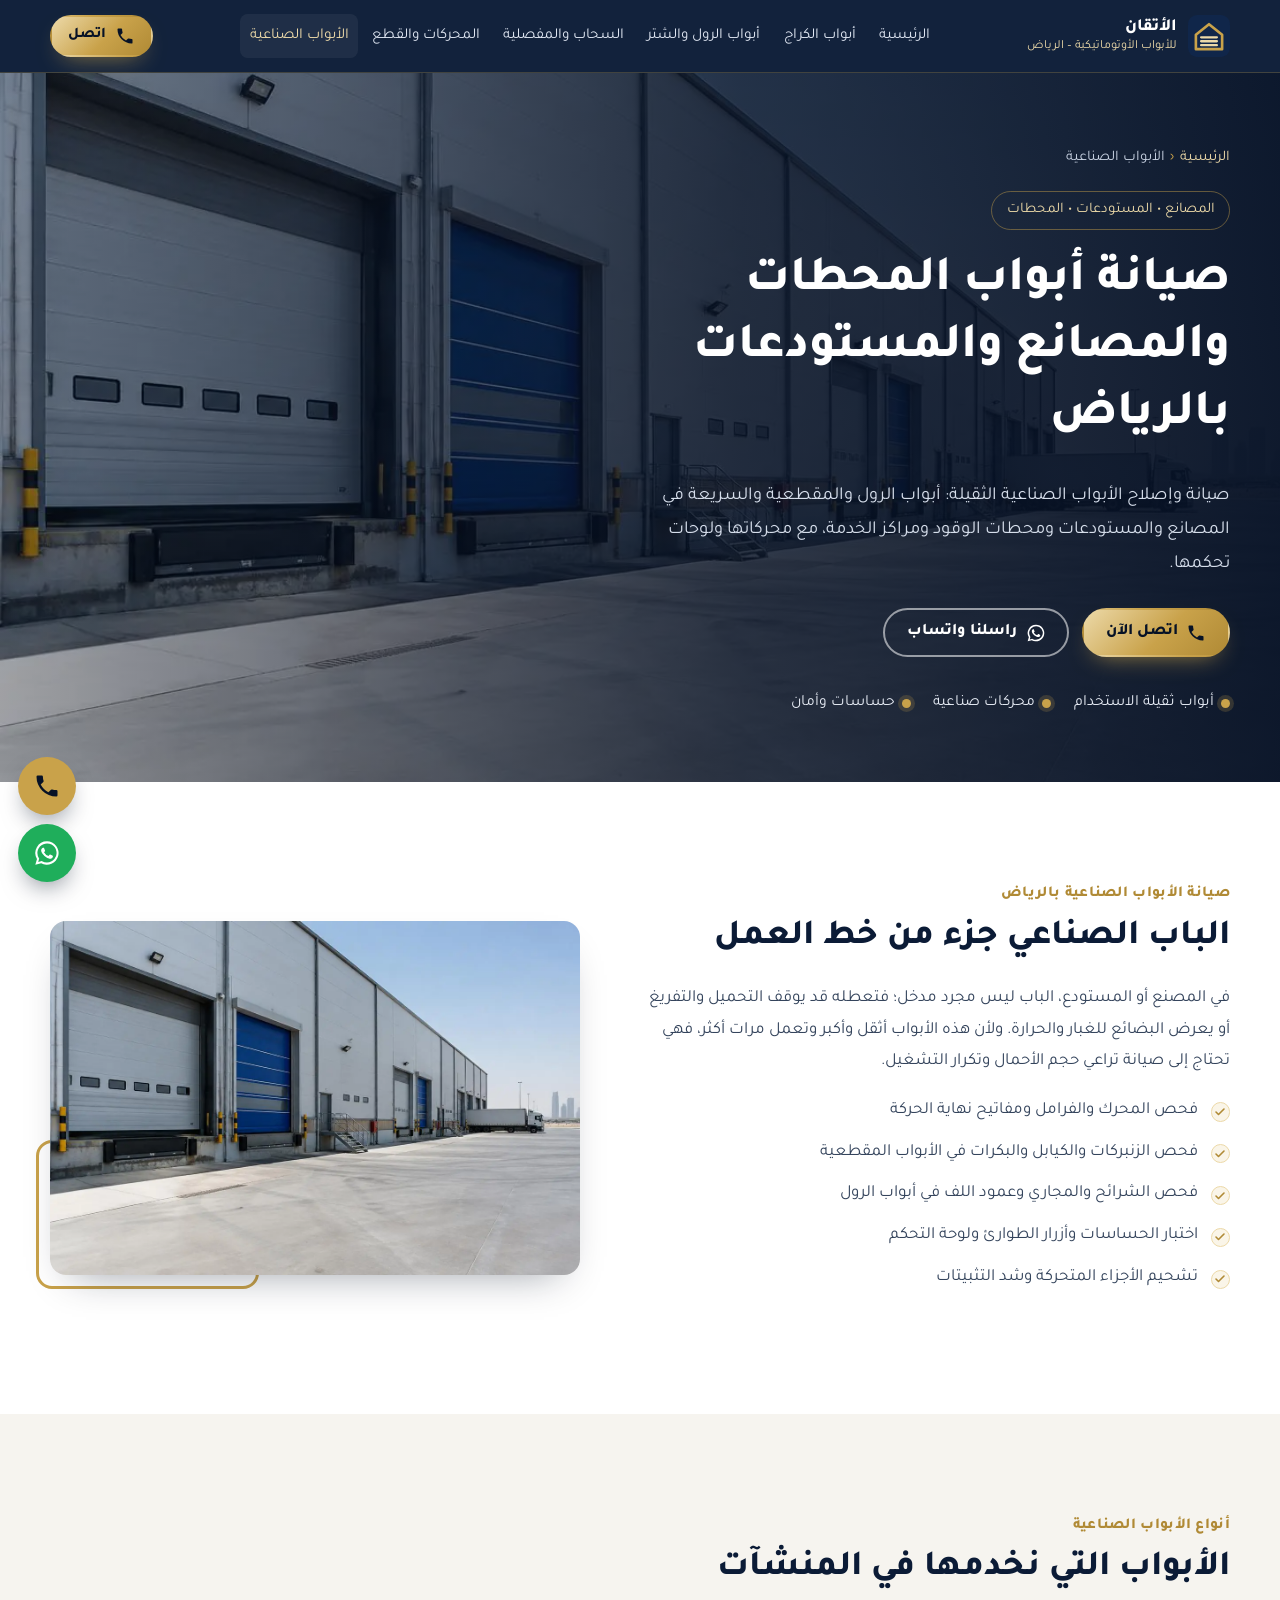
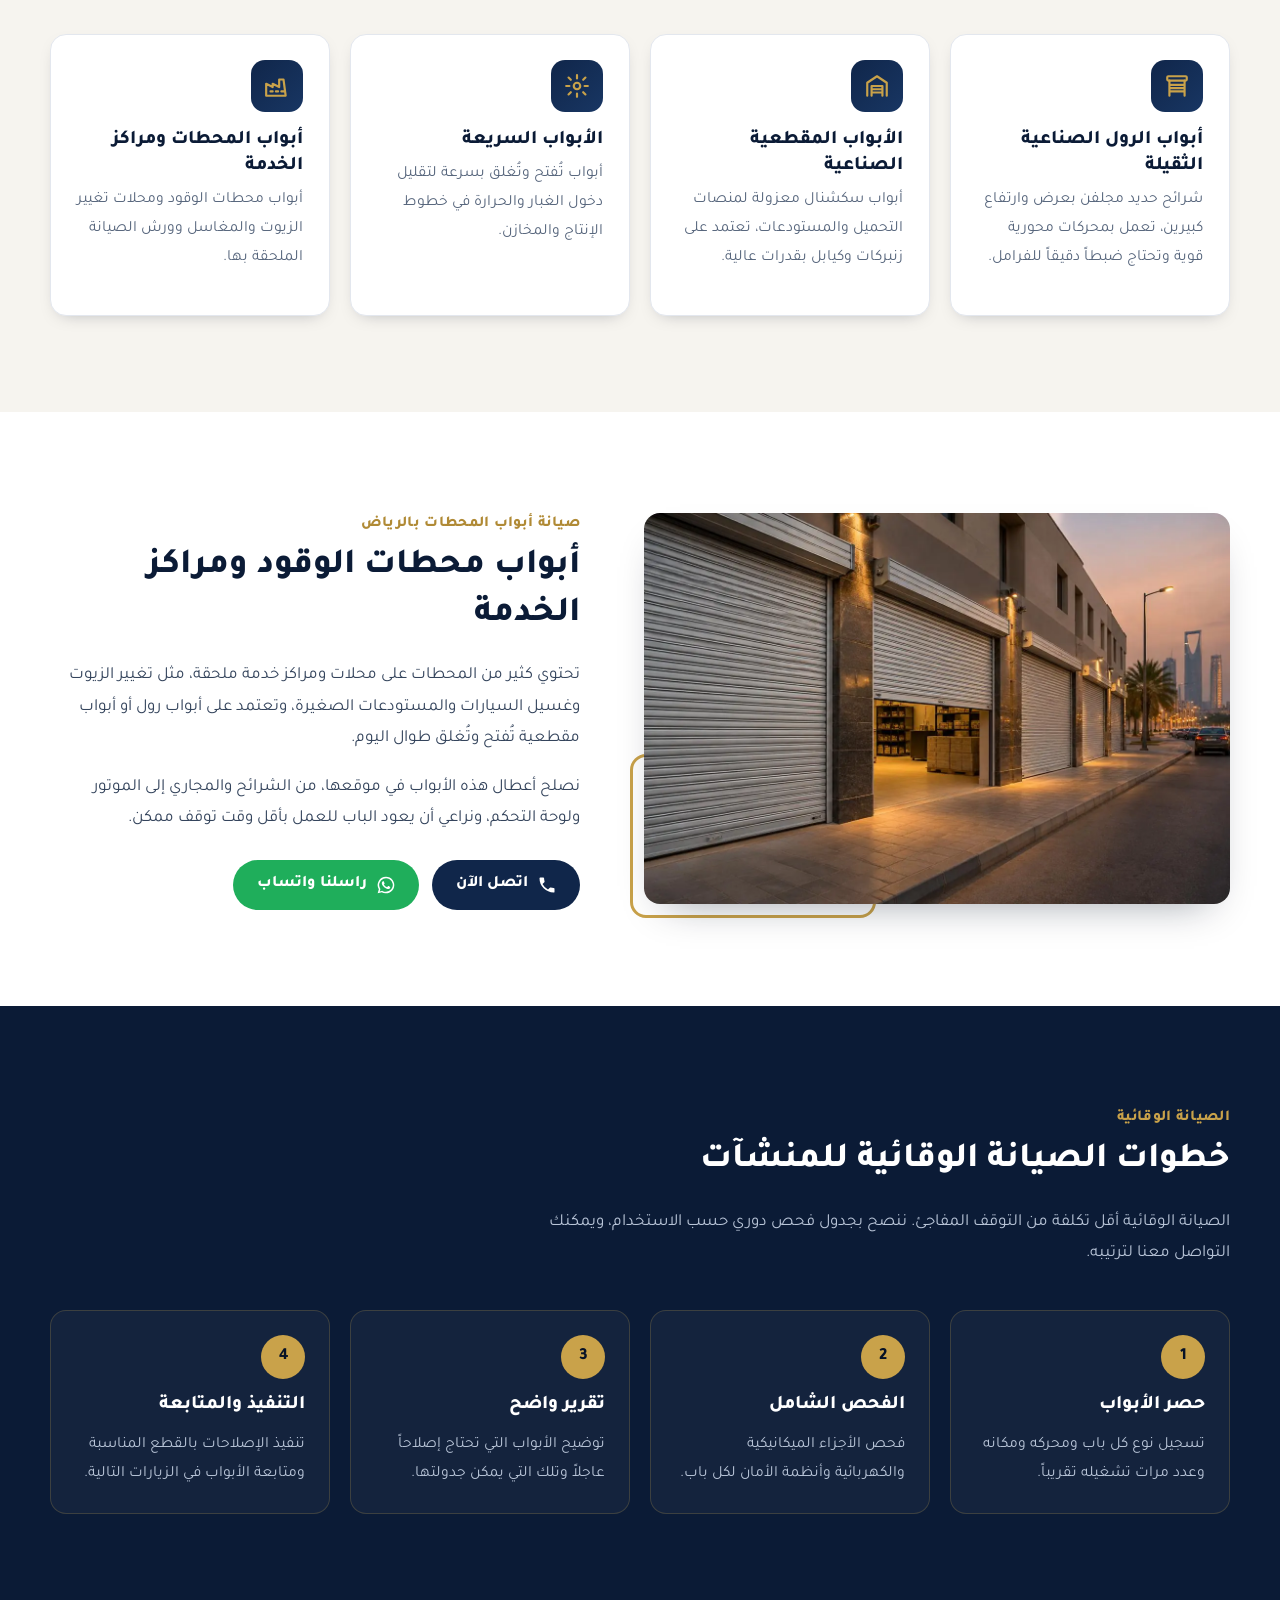
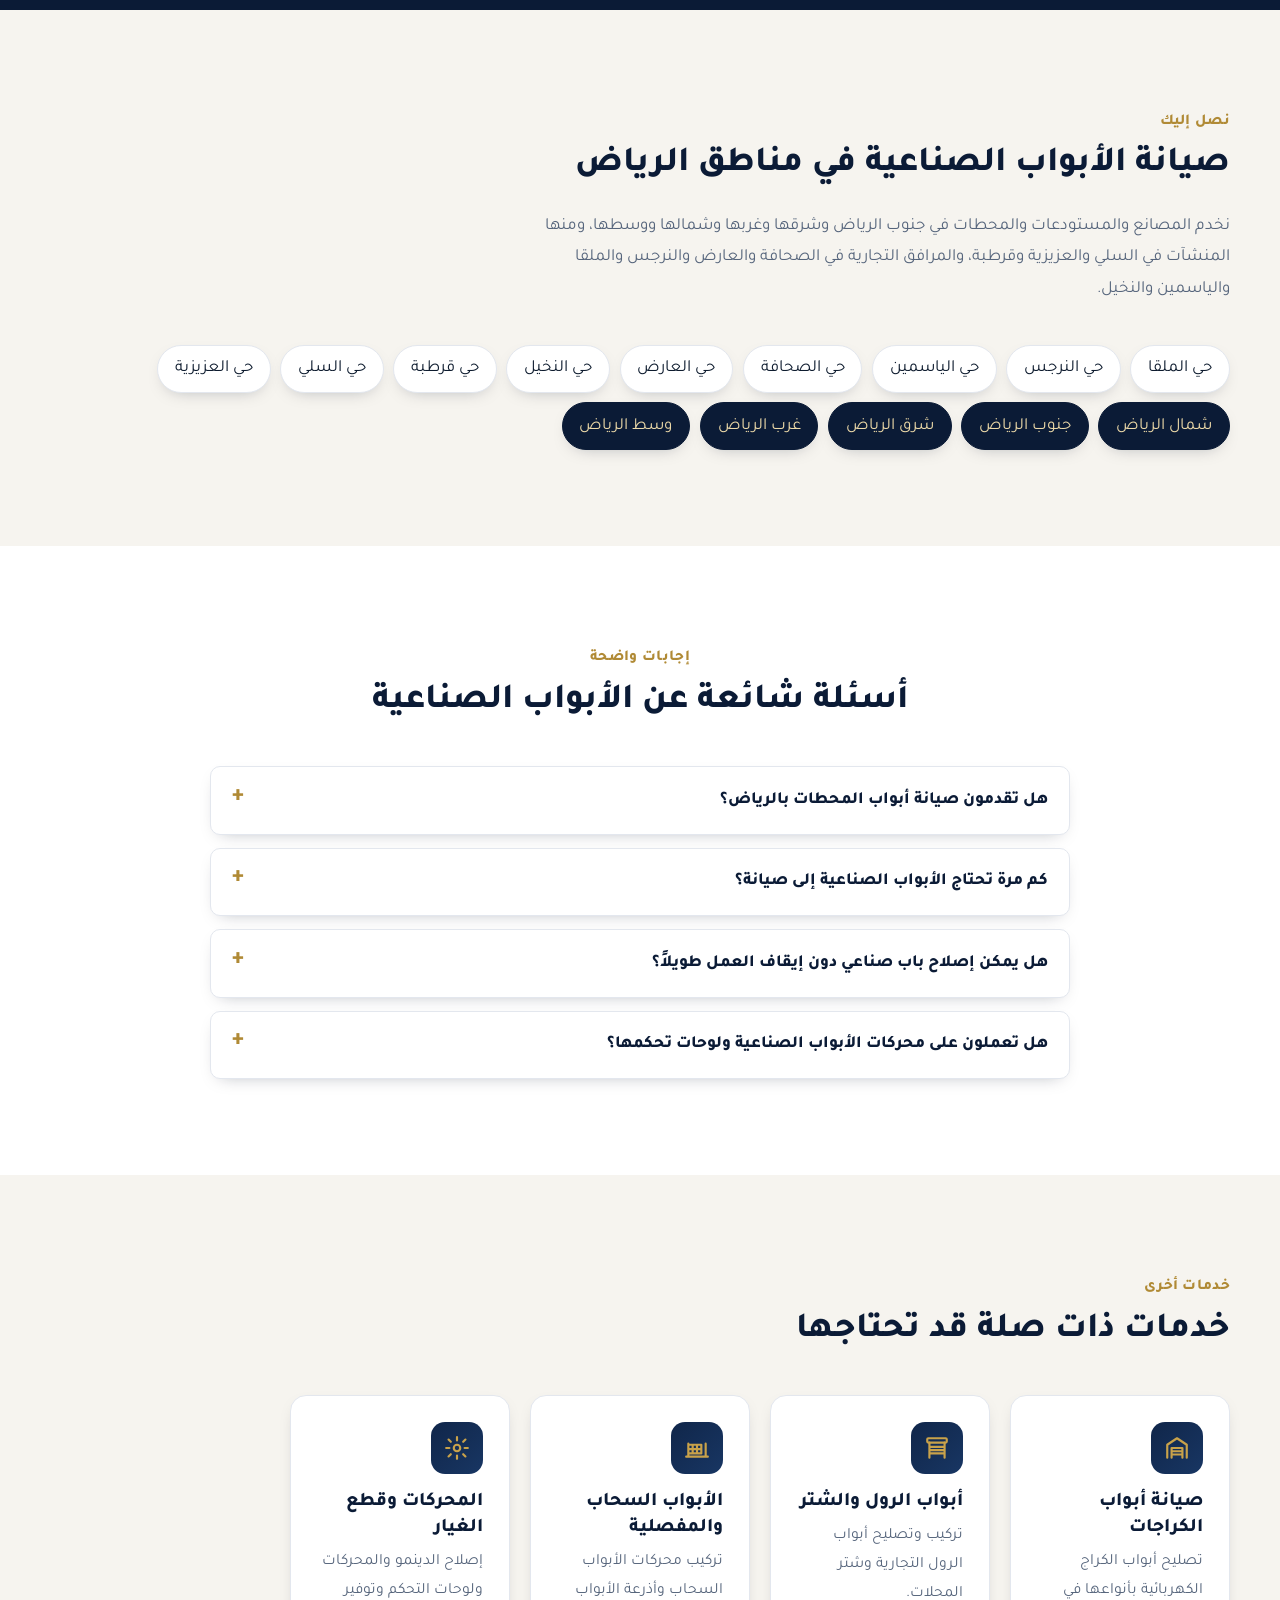
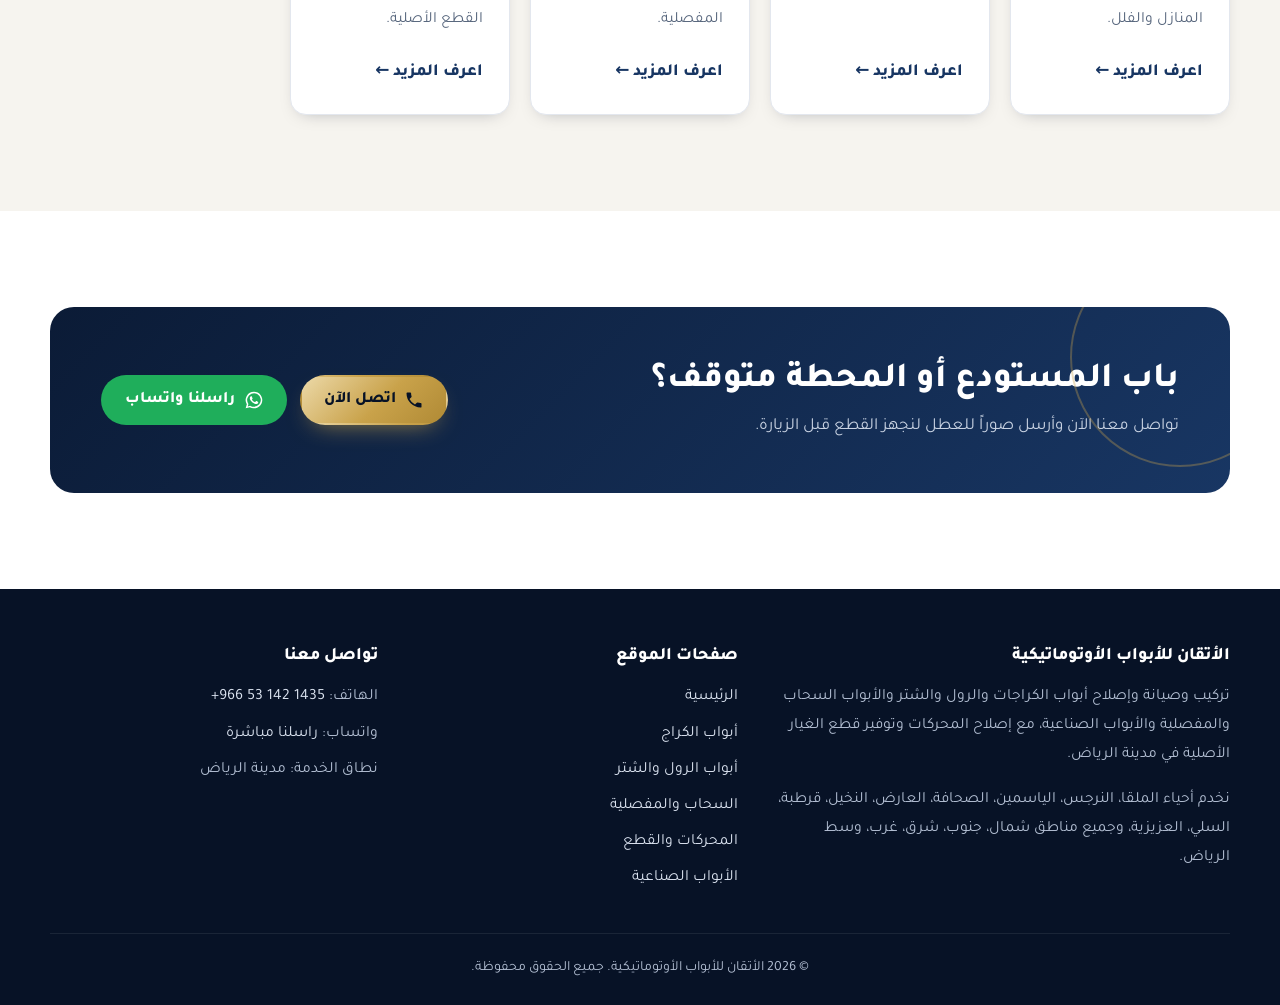
<file: industrial-doors.html>
<!DOCTYPE html>
<html lang="ar" dir="rtl">
<head>
  <!-- Google tag (gtag.js) -->
<script async src="https://www.googletagmanager.com/gtag/js?id=AW-18568433888"></script>
<script>
  window.dataLayer = window.dataLayer || [];
  function gtag(){dataLayer.push(arguments);}
  gtag('js', new Date());
  gtag('config', 'AW-18568433888');
</script>
<!-- Event snippet for انقر للاتصال conversion page
In your html page, add the snippet and call gtag_report_conversion when someone clicks on the chosen link or button. -->
<script>
function gtag_report_conversion(url) {
  var callback = function () {
    if (typeof(url) != 'undefined') {
      window.location = url;
    }
  };
  gtag('event', 'conversion', {
      'send_to': 'AW-18568433888/M-nQCOXYjbYdEOChj5ZF',
      'value': 1.0,
      'currency': 'EGP',
      'event_callback': callback
  });
  return false;
}
</script>

<meta charset="utf-8">
<meta name="viewport" content="width=device-width, initial-scale=1">
<title>صيانة الأبواب الصناعية بالرياض | أبواب المحطات والمستودعات – الأتقان</title>
<meta name="description" content="صيانة الأبواب الصناعية بالرياض وأبواب المحطات والمصانع والمستودعات: أبواب رول ثقيلة ومقطعية وسريعة ومحركاتها ولوحات تحكمها. اتصل أو واتساب 0531421435.">
<link rel="canonical" href="https://abo-anas.online/industrial-doors.html">
<meta name="robots" content="index, follow, max-image-preview:large">
<meta name="theme-color" content="#0b1b36">
<meta name="format-detection" content="telephone=no">
<meta property="og:type" content="website">
<meta property="og:locale" content="ar_SA">
<meta property="og:site_name" content="الأتقان للأبواب الأوتوماتيكية">
<meta property="og:title" content="صيانة الأبواب الصناعية بالرياض | أبواب المحطات والمستودعات – الأتقان">
<meta property="og:description" content="صيانة الأبواب الصناعية بالرياض وأبواب المحطات والمصانع والمستودعات: أبواب رول ثقيلة ومقطعية وسريعة ومحركاتها ولوحات تحكمها. اتصل أو واتساب 0531421435.">
<meta property="og:url" content="https://abo-anas.online/industrial-doors.html">
<meta property="og:image" content="https://abo-anas.online/assets/images/6.webp">
<meta property="og:image:width" content="1200">
<meta property="og:image:height" content="800">
<meta property="og:image:type" content="image/webp">
<meta name="twitter:card" content="summary_large_image">
<meta name="twitter:title" content="صيانة الأبواب الصناعية بالرياض | أبواب المحطات والمستودعات – الأتقان">
<meta name="twitter:description" content="صيانة الأبواب الصناعية بالرياض وأبواب المحطات والمصانع والمستودعات: أبواب رول ثقيلة ومقطعية وسريعة ومحركاتها ولوحات تحكمها. اتصل أو واتساب 0531421435.">
<meta name="twitter:image" content="https://abo-anas.online/assets/images/6.webp">
<link rel="icon" href="favicon.svg" type="image/svg+xml">
<link rel="preload" href="assets/fonts/tajawal-800-arabic.woff2" as="font" type="font/woff2" crossorigin>
<link rel="preload" href="assets/fonts/tajawal-400-arabic.woff2" as="font" type="font/woff2" crossorigin>
<link rel="preload" href="assets/images/6.webp" as="image" type="image/webp" fetchpriority="high">
<link rel="stylesheet" href="assets/css/style.css">
<script type="application/ld+json">{"@context":"https://schema.org","@graph":[{"@type":"WebSite","@id":"https://abo-anas.online/#website","url":"https://abo-anas.online/","name":"الأتقان للأبواب الأوتوماتيكية","inLanguage":"ar-SA","publisher":{"@id":"https://abo-anas.online/#business"}},{"@type":"HomeAndConstructionBusiness","@id":"https://abo-anas.online/#business","name":"الأتقان للأبواب الأوتوماتيكية","url":"https://abo-anas.online/","telephone":"+966531421435","image":"https://abo-anas.online/assets/images/1.webp","logo":"https://abo-anas.online/favicon.svg","address":{"@type":"PostalAddress","addressLocality":"الرياض","addressRegion":"منطقة الرياض","addressCountry":"SA"},"areaServed":[{"@type":"City","name":"الرياض"},{"@type":"Place","name":"حي الملقا، الرياض"},{"@type":"Place","name":"حي النرجس، الرياض"},{"@type":"Place","name":"حي الياسمين، الرياض"},{"@type":"Place","name":"حي الصحافة، الرياض"},{"@type":"Place","name":"حي العارض، الرياض"},{"@type":"Place","name":"حي النخيل، الرياض"},{"@type":"Place","name":"حي قرطبة، الرياض"},{"@type":"Place","name":"حي السلي، الرياض"},{"@type":"Place","name":"حي العزيزية، الرياض"}],"contactPoint":{"@type":"ContactPoint","telephone":"+966531421435","contactType":"customer service","areaServed":"SA","availableLanguage":["ar"]},"knowsAbout":["صيانة أبواب الكراج","أبواب الرول","الأبواب السحاب","أذرعة الأبواب المفصلية","محركات الأبواب الكهربائية","الأبواب الصناعية"]},{"@type":"WebPage","@id":"https://abo-anas.online/industrial-doors.html#webpage","url":"https://abo-anas.online/industrial-doors.html","name":"صيانة الأبواب الصناعية بالرياض | أبواب المحطات والمستودعات – الأتقان","description":"صيانة الأبواب الصناعية بالرياض وأبواب المحطات والمصانع والمستودعات: أبواب رول ثقيلة ومقطعية وسريعة ومحركاتها ولوحات تحكمها. اتصل أو واتساب 0531421435.","inLanguage":"ar-SA","isPartOf":{"@id":"https://abo-anas.online/#website"},"about":{"@id":"https://abo-anas.online/#business"},"primaryImageOfPage":{"@type":"ImageObject","url":"https://abo-anas.online/assets/images/6.webp"},"breadcrumb":{"@id":"https://abo-anas.online/industrial-doors.html#breadcrumb"}},{"@type":"BreadcrumbList","@id":"https://abo-anas.online/industrial-doors.html#breadcrumb","itemListElement":[{"@type":"ListItem","position":1,"name":"الرئيسية","item":"https://abo-anas.online/"},{"@type":"ListItem","position":2,"name":"الأبواب الصناعية","item":"https://abo-anas.online/industrial-doors.html"}]},{"@type":"Service","@id":"https://abo-anas.online/industrial-doors.html#service","name":"صيانة الأبواب الصناعية وأبواب المحطات والمصانع والمستودعات بالرياض","serviceType":"صيانة الأبواب الصناعية","description":"صيانة الأبواب الصناعية بالرياض وأبواب المحطات والمصانع والمستودعات: أبواب رول ثقيلة ومقطعية وسريعة ومحركاتها ولوحات تحكمها. اتصل أو واتساب 0531421435.","url":"https://abo-anas.online/industrial-doors.html","provider":{"@id":"https://abo-anas.online/#business"},"areaServed":{"@type":"City","name":"الرياض"},"inLanguage":"ar-SA"}]}</script>
</head>
<body>
<a class="skip" href="#main">تخطَّ إلى المحتوى</a>
<header class="site-header">
  <div class="container header-inner">
    <a class="brand" href="./" aria-label="الأتقان للأبواب الأوتوماتيكية - الصفحة الرئيسية">
      <svg class="brand-mark" viewBox="0 0 64 64" aria-hidden="true"><rect width="64" height="64" rx="14" fill="#10264a"/><path d="M12 30 32 14l20 16v22H12z" fill="none" stroke="#c9a24a" stroke-width="4" stroke-linejoin="round"/><path d="M20 34h24M20 40h24M20 46h24" stroke="#ecd9a8" stroke-width="3.5" stroke-linecap="round"/></svg>
      <span>الأتقان<small>للأبواب الأوتوماتيكية – الرياض</small></span>
    </a>
    <nav class="nav" id="main-nav" aria-label="القائمة الرئيسية">
      <ul>
      <li><a href="./">الرئيسية</a></li>
      <li><a href="garage-doors.html">أبواب الكراج</a></li>
      <li><a href="roller-doors.html">أبواب الرول والشتر</a></li>
      <li><a href="automatic-gates.html">السحاب والمفصلية</a></li>
      <li><a href="motors-and-spare-parts.html">المحركات والقطع</a></li>
      <li><a href="industrial-doors.html" aria-current="page">الأبواب الصناعية</a></li>
      </ul>
    </nav>
    <div class="header-cta">
      <a class="btn btn-gold btn-sm" href="tel:+966531421435" onclick="return gtag_report_conversion('tel:+966531421435');" data-loc="header"><svg viewBox="0 0 24 24" fill="currentColor" aria-hidden="true"><path d="M6.6 10.8a15.1 15.1 0 0 0 6.6 6.6l2.2-2.2a1 1 0 0 1 1-.25 11.4 11.4 0 0 0 3.6.57 1 1 0 0 1 1 1V20a1 1 0 0 1-1 1A17 17 0 0 1 3 4a1 1 0 0 1 1-1h3.5a1 1 0 0 1 1 1c0 1.25.2 2.45.57 3.57a1 1 0 0 1-.25 1z"/></svg><span>اتصل</span></a>
      <a class="btn btn-wa btn-sm" href="https://wa.me/966531421435" target="_blank" rel="noopener" data-loc="header"><svg viewBox="0 0 24 24" fill="currentColor" aria-hidden="true"><path d="M12 2a10 10 0 0 0-8.6 15.1L2 22l5-1.3A10 10 0 1 0 12 2zm0 18.2a8.2 8.2 0 0 1-4.2-1.15l-.3-.18-3 .78.8-2.9-.2-.3A8.2 8.2 0 1 1 12 20.2zm4.5-6.1c-.25-.13-1.47-.73-1.7-.81s-.39-.12-.56.12-.64.81-.79.98-.29.19-.54.06a6.7 6.7 0 0 1-3.32-2.9c-.25-.43.25-.4.72-1.33a.46.46 0 0 0-.02-.43c-.06-.12-.56-1.34-.76-1.84s-.4-.42-.56-.42h-.48a.92.92 0 0 0-.66.31 2.8 2.8 0 0 0-.87 2.07 4.85 4.85 0 0 0 1.02 2.58 11.1 11.1 0 0 0 4.24 3.75c1.58.68 2.2.74 2.99.62a2.55 2.55 0 0 0 1.68-1.18 2.07 2.07 0 0 0 .14-1.18c-.06-.1-.23-.17-.48-.29z"/></svg><span>واتساب</span></a>
      <button class="menu-toggle" type="button" aria-controls="main-nav" aria-expanded="false" aria-label="فتح القائمة"><svg width="22" height="22" viewBox="0 0 24 24" fill="none" stroke="currentColor" stroke-width="2.2" stroke-linecap="round" aria-hidden="true"><path d="M4 7h16M4 12h16M4 17h16"/></svg></button>
    </div>
  </div>
</header>
<main id="main">
<section class="hero sub">
  <div class="hero-media"><img src="assets/images/6.webp" alt="مستودع صناعي في الرياض بأبواب مقطعية وباب سريع عند منصات التحميل" width="1200" height="800" fetchpriority="high" decoding="async"></div>
  <div class="container">
    <div class="hero-inner">
      <nav class="breadcrumbs" aria-label="مسار التنقل"><ol>
  <li><a href="./">الرئيسية</a></li>
  <li aria-current="page">الأبواب الصناعية</li>
</ol></nav>
      <span class="eyebrow">المصانع • المستودعات • المحطات</span>
      <h1>صيانة أبواب المحطات والمصانع والمستودعات بالرياض</h1>
      <p class="lead">صيانة وإصلاح الأبواب الصناعية الثقيلة: أبواب الرول والمقطعية والسريعة في المصانع والمستودعات ومحطات الوقود ومراكز الخدمة، مع محركاتها ولوحات تحكمها.</p>
      <div class="hero-actions">
        <a class="btn btn-gold" href="tel:+966531421435" onclick="return gtag_report_conversion('tel:+966531421435');" data-loc="hero"><svg viewBox="0 0 24 24" fill="currentColor" aria-hidden="true"><path d="M6.6 10.8a15.1 15.1 0 0 0 6.6 6.6l2.2-2.2a1 1 0 0 1 1-.25 11.4 11.4 0 0 0 3.6.57 1 1 0 0 1 1 1V20a1 1 0 0 1-1 1A17 17 0 0 1 3 4a1 1 0 0 1 1-1h3.5a1 1 0 0 1 1 1c0 1.25.2 2.45.57 3.57a1 1 0 0 1-.25 1z"/></svg><span>اتصل الآن</span></a>
        <a class="btn btn-outline" href="https://wa.me/966531421435" target="_blank" rel="noopener" data-loc="hero"><svg viewBox="0 0 24 24" fill="currentColor" aria-hidden="true"><path d="M12 2a10 10 0 0 0-8.6 15.1L2 22l5-1.3A10 10 0 1 0 12 2zm0 18.2a8.2 8.2 0 0 1-4.2-1.15l-.3-.18-3 .78.8-2.9-.2-.3A8.2 8.2 0 1 1 12 20.2zm4.5-6.1c-.25-.13-1.47-.73-1.7-.81s-.39-.12-.56.12-.64.81-.79.98-.29.19-.54.06a6.7 6.7 0 0 1-3.32-2.9c-.25-.43.25-.4.72-1.33a.46.46 0 0 0-.02-.43c-.06-.12-.56-1.34-.76-1.84s-.4-.42-.56-.42h-.48a.92.92 0 0 0-.66.31 2.8 2.8 0 0 0-.87 2.07 4.85 4.85 0 0 0 1.02 2.58 11.1 11.1 0 0 0 4.24 3.75c1.58.68 2.2.74 2.99.62a2.55 2.55 0 0 0 1.68-1.18 2.07 2.07 0 0 0 .14-1.18c-.06-.1-.23-.17-.48-.29z"/></svg><span>راسلنا واتساب</span></a>
      </div>
      <ul class="hero-points"><li>أبواب ثقيلة الاستخدام</li><li>محركات صناعية</li><li>حساسات وأمان</li></ul>
    </div>
  </div>
</section>

<section class="section" aria-labelledby="intro-title">
  <div class="container split">
    <div class="prose">
      <span class="kicker">صيانة الأبواب الصناعية بالرياض</span>
      <h2 id="intro-title">الباب الصناعي جزء من خط العمل</h2>
      <p>في المصنع أو المستودع، الباب ليس مجرد مدخل؛ فتعطله قد يوقف التحميل والتفريغ أو يعرض البضائع للغبار والحرارة. ولأن هذه الأبواب أثقل وأكبر وتعمل مرات أكثر، فهي تحتاج إلى صيانة تراعي حجم الأحمال وتكرار التشغيل.</p>
      <ul class="check-list"><li>فحص المحرك والفرامل ومفاتيح نهاية الحركة</li><li>فحص الزنبركات والكيابل والبكرات في الأبواب المقطعية</li><li>فحص الشرائح والمجاري وعمود اللف في أبواب الرول</li><li>اختبار الحساسات وأزرار الطوارئ ولوحة التحكم</li><li>تشحيم الأجزاء المتحركة وشد التثبيتات</li></ul>
    </div>
    <figure class="figure"><img src="assets/images/6.webp" alt="واجهة مستودع بأبواب مقطعية رمادية بنوافذ وباب سريع أزرق ومنصات تحميل" width="1200" height="800" loading="lazy" decoding="async"></figure>
  </div>
</section>

<section class="section soft" aria-labelledby="types-title">
  <div class="container">
    <div class="section-head">
      <span class="kicker">أنواع الأبواب الصناعية</span>
      <h2 id="types-title">الأبواب التي نخدمها في المنشآت</h2>
    </div>
    <div class="grid cards">
    <article class="card">
      <div class="icon"><svg viewBox="0 0 24 24" fill="none" stroke="currentColor" stroke-width="2" stroke-linecap="round" aria-hidden="true"><rect x="3" y="3" width="18" height="4" rx="1"/><path d="M5 7v14M19 7v14M5 11h14M5 14h14M5 17h14"/></svg></div>
      <h3>أبواب الرول الصناعية الثقيلة</h3>
      <p>شرائح حديد مجلفن بعرض وارتفاع كبيرين، تعمل بمحركات محورية قوية وتحتاج ضبطاً دقيقاً للفرامل.</p>
      
    </article>
    <article class="card">
      <div class="icon"><svg viewBox="0 0 24 24" fill="none" stroke="currentColor" stroke-width="2" stroke-linecap="round" stroke-linejoin="round" aria-hidden="true"><path d="M3 21V9l9-6 9 6v12"/><path d="M7 21v-9h10v9M7 15h10M7 18h10"/></svg></div>
      <h3>الأبواب المقطعية الصناعية</h3>
      <p>أبواب سكشنال معزولة لمنصات التحميل والمستودعات، تعتمد على زنبركات وكيابل بقدرات عالية.</p>
      
    </article>
    <article class="card">
      <div class="icon"><svg viewBox="0 0 24 24" fill="none" stroke="currentColor" stroke-width="2" stroke-linecap="round" stroke-linejoin="round" aria-hidden="true"><circle cx="12" cy="12" r="3"/><path d="M12 2v3M12 19v3M4.2 4.2l2.1 2.1M17.7 17.7l2.1 2.1M2 12h3M19 12h3M4.2 19.8l2.1-2.1M17.7 6.3l2.1-2.1"/></svg></div>
      <h3>الأبواب السريعة</h3>
      <p>أبواب تُفتح وتُغلق بسرعة لتقليل دخول الغبار والحرارة في خطوط الإنتاج والمخازن.</p>
      
    </article>
    <article class="card">
      <div class="icon"><svg viewBox="0 0 24 24" fill="none" stroke="currentColor" stroke-width="2" stroke-linecap="round" stroke-linejoin="round" aria-hidden="true"><path d="M2 21V10l6 3V10l6 3V6h4l2 15zM6 17h2M11 17h2M16 17h2"/></svg></div>
      <h3>أبواب المحطات ومراكز الخدمة</h3>
      <p>أبواب محطات الوقود ومحلات تغيير الزيوت والمغاسل وورش الصيانة الملحقة بها.</p>
      
    </article>
  </div>
  </div>
</section>

<section class="section" id="stations" aria-labelledby="stations-title">
  <div class="container split reverse">
    <div class="prose">
      <span class="kicker">صيانة أبواب المحطات بالرياض</span>
      <h2 id="stations-title">أبواب محطات الوقود ومراكز الخدمة</h2>
      <p>تحتوي كثير من المحطات على محلات ومراكز خدمة ملحقة، مثل تغيير الزيوت وغسيل السيارات والمستودعات الصغيرة، وتعتمد على أبواب رول أو أبواب مقطعية تُفتح وتُغلق طوال اليوم.</p>
      <p>نصلح أعطال هذه الأبواب في موقعها، من الشرائح والمجاري إلى الموتور ولوحة التحكم، ونراعي أن يعود الباب للعمل بأقل وقت توقف ممكن.</p>
      <div class="hero-actions"><a class="btn btn-navy" href="tel:+966531421435" onclick="return gtag_report_conversion('tel:+966531421435');" data-loc="stations"><svg viewBox="0 0 24 24" fill="currentColor" aria-hidden="true"><path d="M6.6 10.8a15.1 15.1 0 0 0 6.6 6.6l2.2-2.2a1 1 0 0 1 1-.25 11.4 11.4 0 0 0 3.6.57 1 1 0 0 1 1 1V20a1 1 0 0 1-1 1A17 17 0 0 1 3 4a1 1 0 0 1 1-1h3.5a1 1 0 0 1 1 1c0 1.25.2 2.45.57 3.57a1 1 0 0 1-.25 1z"/></svg><span>اتصل الآن</span></a><a class="btn btn-wa" href="https://wa.me/966531421435" target="_blank" rel="noopener" data-loc="stations"><svg viewBox="0 0 24 24" fill="currentColor" aria-hidden="true"><path d="M12 2a10 10 0 0 0-8.6 15.1L2 22l5-1.3A10 10 0 1 0 12 2zm0 18.2a8.2 8.2 0 0 1-4.2-1.15l-.3-.18-3 .78.8-2.9-.2-.3A8.2 8.2 0 1 1 12 20.2zm4.5-6.1c-.25-.13-1.47-.73-1.7-.81s-.39-.12-.56.12-.64.81-.79.98-.29.19-.54.06a6.7 6.7 0 0 1-3.32-2.9c-.25-.43.25-.4.72-1.33a.46.46 0 0 0-.02-.43c-.06-.12-.56-1.34-.76-1.84s-.4-.42-.56-.42h-.48a.92.92 0 0 0-.66.31 2.8 2.8 0 0 0-.87 2.07 4.85 4.85 0 0 0 1.02 2.58 11.1 11.1 0 0 0 4.24 3.75c1.58.68 2.2.74 2.99.62a2.55 2.55 0 0 0 1.68-1.18 2.07 2.07 0 0 0 .14-1.18c-.06-.1-.23-.17-.48-.29z"/></svg><span>راسلنا واتساب</span></a></div>
    </div>
    <figure class="figure"><img src="assets/images/2.webp" alt="أبواب رول ألمنيوم لمحلات ومراكز خدمة أحدها مفتوح ويظهر بداخله مخزن" width="1200" height="800" loading="lazy" decoding="async"></figure>
  </div>
</section>

<section class="section navy" aria-labelledby="plan-title">
  <div class="container">
    <div class="section-head">
      <span class="kicker">الصيانة الوقائية</span>
      <h2 id="plan-title">خطوات الصيانة الوقائية للمنشآت</h2>
      <p>الصيانة الوقائية أقل تكلفة من التوقف المفاجئ. ننصح بجدول فحص دوري حسب الاستخدام، ويمكنك التواصل معنا لترتيبه.</p>
    </div>
    <div class="grid steps"><div class="step"><h3>حصر الأبواب</h3><p>تسجيل نوع كل باب ومحركه ومكانه وعدد مرات تشغيله تقريباً.</p></div><div class="step"><h3>الفحص الشامل</h3><p>فحص الأجزاء الميكانيكية والكهربائية وأنظمة الأمان لكل باب.</p></div><div class="step"><h3>تقرير واضح</h3><p>توضيح الأبواب التي تحتاج إصلاحاً عاجلاً وتلك التي يمكن جدولتها.</p></div><div class="step"><h3>التنفيذ والمتابعة</h3><p>تنفيذ الإصلاحات بالقطع المناسبة ومتابعة الأبواب في الزيارات التالية.</p></div></div>
  </div>
</section>

<section class="section soft" id="areas" aria-labelledby="areas-title">
  <div class="container">
    <div class="section-head">
      <span class="kicker">نصل إليك</span>
      <h2 id="areas-title">صيانة الأبواب الصناعية في مناطق الرياض</h2>
      <p>نخدم المصانع والمستودعات والمحطات في جنوب الرياض وشرقها وغربها وشمالها ووسطها، ومنها المنشآت في السلي والعزيزية وقرطبة، والمرافق التجارية في الصحافة والعارض والنرجس والملقا والياسمين والنخيل.</p>
    </div>
    <ul class="areas"><li>حي الملقا</li><li>حي النرجس</li><li>حي الياسمين</li><li>حي الصحافة</li><li>حي العارض</li><li>حي النخيل</li><li>حي قرطبة</li><li>حي السلي</li><li>حي العزيزية</li><li class="dir">شمال الرياض</li><li class="dir">جنوب الرياض</li><li class="dir">شرق الرياض</li><li class="dir">غرب الرياض</li><li class="dir">وسط الرياض</li></ul>
  </div>
</section>


<section class="section" id="faq" aria-labelledby="faq-title">
  <div class="container">
    <div class="section-head center">
      <span class="kicker">إجابات واضحة</span>
      <h2 id="faq-title">أسئلة شائعة عن الأبواب الصناعية</h2>
    </div>
    <div class="faq">
    <details><summary>هل تقدمون صيانة أبواب المحطات بالرياض؟</summary><p>نعم، نصون الأبواب في محطات الوقود ومراكز الخدمة الملحقة بها مثل محلات تغيير الزيوت والمغاسل والورش، سواء كانت أبواب رول أو أبواباً مقطعية.</p></details>
    <details><summary>كم مرة تحتاج الأبواب الصناعية إلى صيانة؟</summary><p>تعتمد على عدد مرات التشغيل يومياً وظروف الموقع. الأبواب التي تعمل عشرات المرات يومياً أو في بيئة غبار عالية تحتاج فحصاً أكثر تكراراً من الأبواب قليلة الاستخدام.</p></details>
    <details><summary>هل يمكن إصلاح باب صناعي دون إيقاف العمل طويلاً؟</summary><p>نحاول تقليل مدة التوقف قدر الإمكان، وذلك بالتشخيص أولاً ثم تجهيز القطع المطلوبة قبل بدء العمل. يُفضَّل إرسال صور أو مقطع للعطل عبر واتساب لتسريع التجهيز.</p></details>
    <details><summary>هل تعملون على محركات الأبواب الصناعية ولوحات تحكمها؟</summary><p>نعم، نصلح محركات الأبواب الصناعية ولوحات التحكم والمفاتيح والحساسات، ونوفر قطع الغيار المتوافقة مع النظام القائم.</p></details>
    </div>
  </div>
</section>


<section class="section soft" aria-labelledby="related-title">
  <div class="container">
    <div class="section-head">
      <span class="kicker">خدمات أخرى</span>
      <h2 id="related-title">خدمات ذات صلة قد تحتاجها</h2>
    </div>
    <div class="grid cards related">
    <article class="card">
      <div class="icon"><svg viewBox="0 0 24 24" fill="none" stroke="currentColor" stroke-width="2" stroke-linecap="round" stroke-linejoin="round" aria-hidden="true"><path d="M3 21V9l9-6 9 6v12"/><path d="M7 21v-9h10v9M7 15h10M7 18h10"/></svg></div>
      <h3>صيانة أبواب الكراجات</h3>
      <p>تصليح أبواب الكراج الكهربائية بأنواعها في المنازل والفلل.</p>
      <a class="card-link stretched" href="garage-doors.html">اعرف المزيد</a>
    </article>
    <article class="card">
      <div class="icon"><svg viewBox="0 0 24 24" fill="none" stroke="currentColor" stroke-width="2" stroke-linecap="round" aria-hidden="true"><rect x="3" y="3" width="18" height="4" rx="1"/><path d="M5 7v14M19 7v14M5 11h14M5 14h14M5 17h14"/></svg></div>
      <h3>أبواب الرول والشتر</h3>
      <p>تركيب وتصليح أبواب الرول التجارية وشتر المحلات.</p>
      <a class="card-link stretched" href="roller-doors.html">اعرف المزيد</a>
    </article>
    <article class="card">
      <div class="icon"><svg viewBox="0 0 24 24" fill="none" stroke="currentColor" stroke-width="2" stroke-linecap="round" aria-hidden="true"><path d="M2 20h20M4 20V8M20 20V8M4 9h12M4 13h12M4 17h12M8 9v8M12 9v8M16 9v8"/></svg></div>
      <h3>الأبواب السحاب والمفصلية</h3>
      <p>تركيب محركات الأبواب السحاب وأذرعة الأبواب المفصلية.</p>
      <a class="card-link stretched" href="automatic-gates.html">اعرف المزيد</a>
    </article>
    <article class="card">
      <div class="icon"><svg viewBox="0 0 24 24" fill="none" stroke="currentColor" stroke-width="2" stroke-linecap="round" stroke-linejoin="round" aria-hidden="true"><circle cx="12" cy="12" r="3"/><path d="M12 2v3M12 19v3M4.2 4.2l2.1 2.1M17.7 17.7l2.1 2.1M2 12h3M19 12h3M4.2 19.8l2.1-2.1M17.7 6.3l2.1-2.1"/></svg></div>
      <h3>المحركات وقطع الغيار</h3>
      <p>إصلاح الدينمو والمحركات ولوحات التحكم وتوفير القطع الأصلية.</p>
      <a class="card-link stretched" href="motors-and-spare-parts.html">اعرف المزيد</a>
    </article>
  </div>
  </div>
</section>


<section class="section" aria-label="تواصل معنا">
  <div class="container">
    <div class="cta-band">
      <div>
        <h2>باب المستودع أو المحطة متوقف؟</h2>
        <p>تواصل معنا الآن وأرسل صوراً للعطل لنجهز القطع قبل الزيارة.</p>
      </div>
      <div class="hero-actions">
        <a class="btn btn-gold" href="tel:+966531421435" onclick="return gtag_report_conversion('tel:+966531421435');" data-loc="cta_band"><svg viewBox="0 0 24 24" fill="currentColor" aria-hidden="true"><path d="M6.6 10.8a15.1 15.1 0 0 0 6.6 6.6l2.2-2.2a1 1 0 0 1 1-.25 11.4 11.4 0 0 0 3.6.57 1 1 0 0 1 1 1V20a1 1 0 0 1-1 1A17 17 0 0 1 3 4a1 1 0 0 1 1-1h3.5a1 1 0 0 1 1 1c0 1.25.2 2.45.57 3.57a1 1 0 0 1-.25 1z"/></svg><span>اتصل الآن</span></a>
        <a class="btn btn-wa" href="https://wa.me/966531421435" target="_blank" rel="noopener" data-loc="cta_band"><svg viewBox="0 0 24 24" fill="currentColor" aria-hidden="true"><path d="M12 2a10 10 0 0 0-8.6 15.1L2 22l5-1.3A10 10 0 1 0 12 2zm0 18.2a8.2 8.2 0 0 1-4.2-1.15l-.3-.18-3 .78.8-2.9-.2-.3A8.2 8.2 0 1 1 12 20.2zm4.5-6.1c-.25-.13-1.47-.73-1.7-.81s-.39-.12-.56.12-.64.81-.79.98-.29.19-.54.06a6.7 6.7 0 0 1-3.32-2.9c-.25-.43.25-.4.72-1.33a.46.46 0 0 0-.02-.43c-.06-.12-.56-1.34-.76-1.84s-.4-.42-.56-.42h-.48a.92.92 0 0 0-.66.31 2.8 2.8 0 0 0-.87 2.07 4.85 4.85 0 0 0 1.02 2.58 11.1 11.1 0 0 0 4.24 3.75c1.58.68 2.2.74 2.99.62a2.55 2.55 0 0 0 1.68-1.18 2.07 2.07 0 0 0 .14-1.18c-.06-.1-.23-.17-.48-.29z"/></svg><span>راسلنا واتساب</span></a>
      </div>
    </div>
  </div>
</section>

</main>
<footer class="site-footer">
  <div class="container">
    <div class="footer-grid">
      <div>
        <h2>الأتقان للأبواب الأوتوماتيكية</h2>
        <p>تركيب وصيانة وإصلاح أبواب الكراجات والرول والشتر والأبواب السحاب والمفصلية والأبواب الصناعية، مع إصلاح المحركات وتوفير قطع الغيار الأصلية في مدينة الرياض.</p>
        <p>نخدم أحياء الملقا، النرجس، الياسمين، الصحافة، العارض، النخيل، قرطبة، السلي، العزيزية، وجميع مناطق شمال، جنوب، شرق، غرب، وسط الرياض.</p>
      </div>
      <div>
        <h2>صفحات الموقع</h2>
        <ul>
        <li><a href="./">الرئيسية</a></li>
        <li><a href="garage-doors.html">أبواب الكراج</a></li>
        <li><a href="roller-doors.html">أبواب الرول والشتر</a></li>
        <li><a href="automatic-gates.html">السحاب والمفصلية</a></li>
        <li><a href="motors-and-spare-parts.html">المحركات والقطع</a></li>
        <li><a href="industrial-doors.html">الأبواب الصناعية</a></li>
        </ul>
      </div>
      <div>
        <h2>تواصل معنا</h2>
        <ul>
          <li>الهاتف: <a href="tel:+966531421435" onclick="return gtag_report_conversion('tel:+966531421435');" data-loc="footer"><span class="ltr">+966 53 142 1435</span></a></li>
          <li>واتساب: <a href="https://wa.me/966531421435" target="_blank" rel="noopener" data-loc="footer">راسلنا مباشرة</a></li>
          <li>نطاق الخدمة: مدينة الرياض</li>
        </ul>
      </div>
    </div>
    <div class="footer-bottom">© <span id="year">2026</span> الأتقان للأبواب الأوتوماتيكية. جميع الحقوق محفوظة.</div>
  </div>
</footer>
<div class="sticky-contact" aria-label="تواصل سريع">
  <a class="call" href="tel:+966531421435" onclick="return gtag_report_conversion('tel:+966531421435');" data-loc="sticky_bar" aria-label="اتصال هاتفي"><svg viewBox="0 0 24 24" fill="currentColor" aria-hidden="true"><path d="M6.6 10.8a15.1 15.1 0 0 0 6.6 6.6l2.2-2.2a1 1 0 0 1 1-.25 11.4 11.4 0 0 0 3.6.57 1 1 0 0 1 1 1V20a1 1 0 0 1-1 1A17 17 0 0 1 3 4a1 1 0 0 1 1-1h3.5a1 1 0 0 1 1 1c0 1.25.2 2.45.57 3.57a1 1 0 0 1-.25 1z"/></svg><span>اتصال</span></a>
  <a class="wa" href="https://wa.me/966531421435" target="_blank" rel="noopener" data-loc="sticky_bar" aria-label="مراسلة واتساب"><svg viewBox="0 0 24 24" fill="currentColor" aria-hidden="true"><path d="M12 2a10 10 0 0 0-8.6 15.1L2 22l5-1.3A10 10 0 1 0 12 2zm0 18.2a8.2 8.2 0 0 1-4.2-1.15l-.3-.18-3 .78.8-2.9-.2-.3A8.2 8.2 0 1 1 12 20.2zm4.5-6.1c-.25-.13-1.47-.73-1.7-.81s-.39-.12-.56.12-.64.81-.79.98-.29.19-.54.06a6.7 6.7 0 0 1-3.32-2.9c-.25-.43.25-.4.72-1.33a.46.46 0 0 0-.02-.43c-.06-.12-.56-1.34-.76-1.84s-.4-.42-.56-.42h-.48a.92.92 0 0 0-.66.31 2.8 2.8 0 0 0-.87 2.07 4.85 4.85 0 0 0 1.02 2.58 11.1 11.1 0 0 0 4.24 3.75c1.58.68 2.2.74 2.99.62a2.55 2.55 0 0 0 1.68-1.18 2.07 2.07 0 0 0 .14-1.18c-.06-.1-.23-.17-.48-.29z"/></svg><span>واتساب</span></a>
</div>
<script src="assets/js/main.js" defer></script>
</body>
</html>
</file>
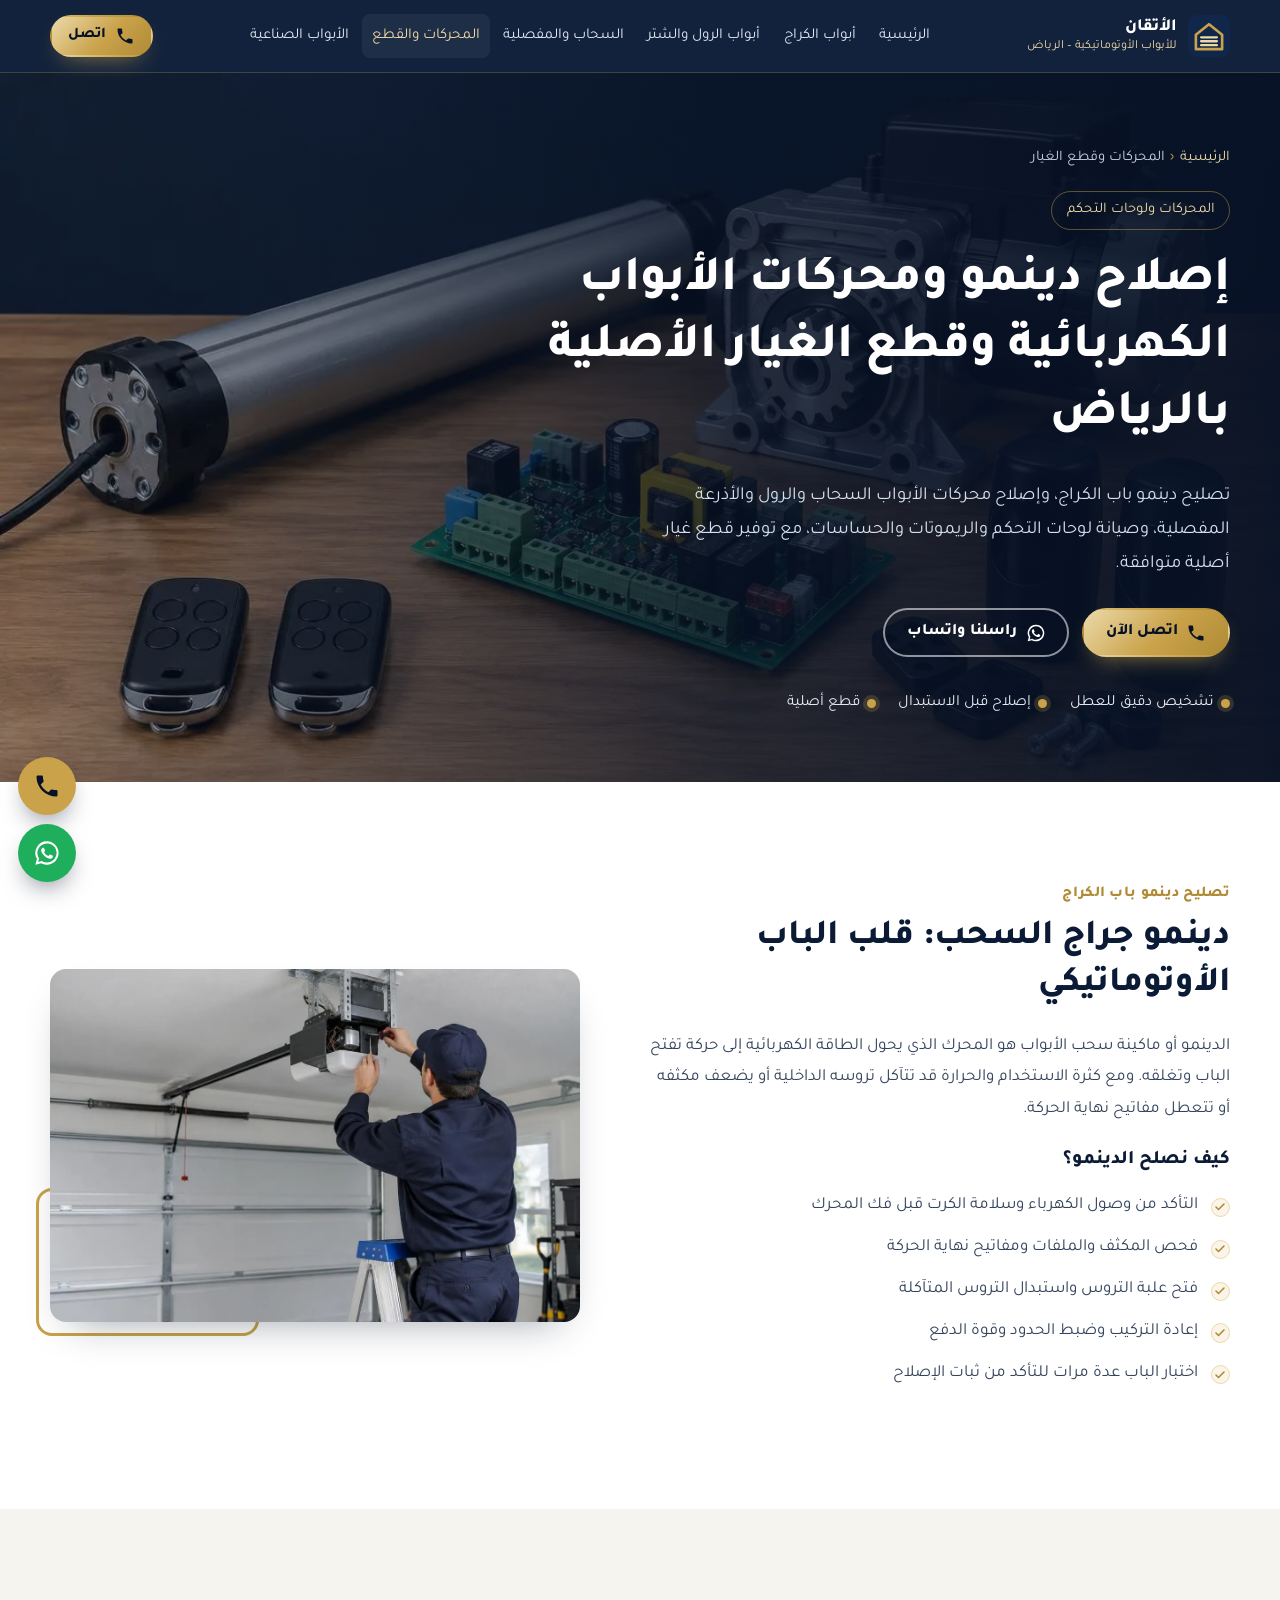
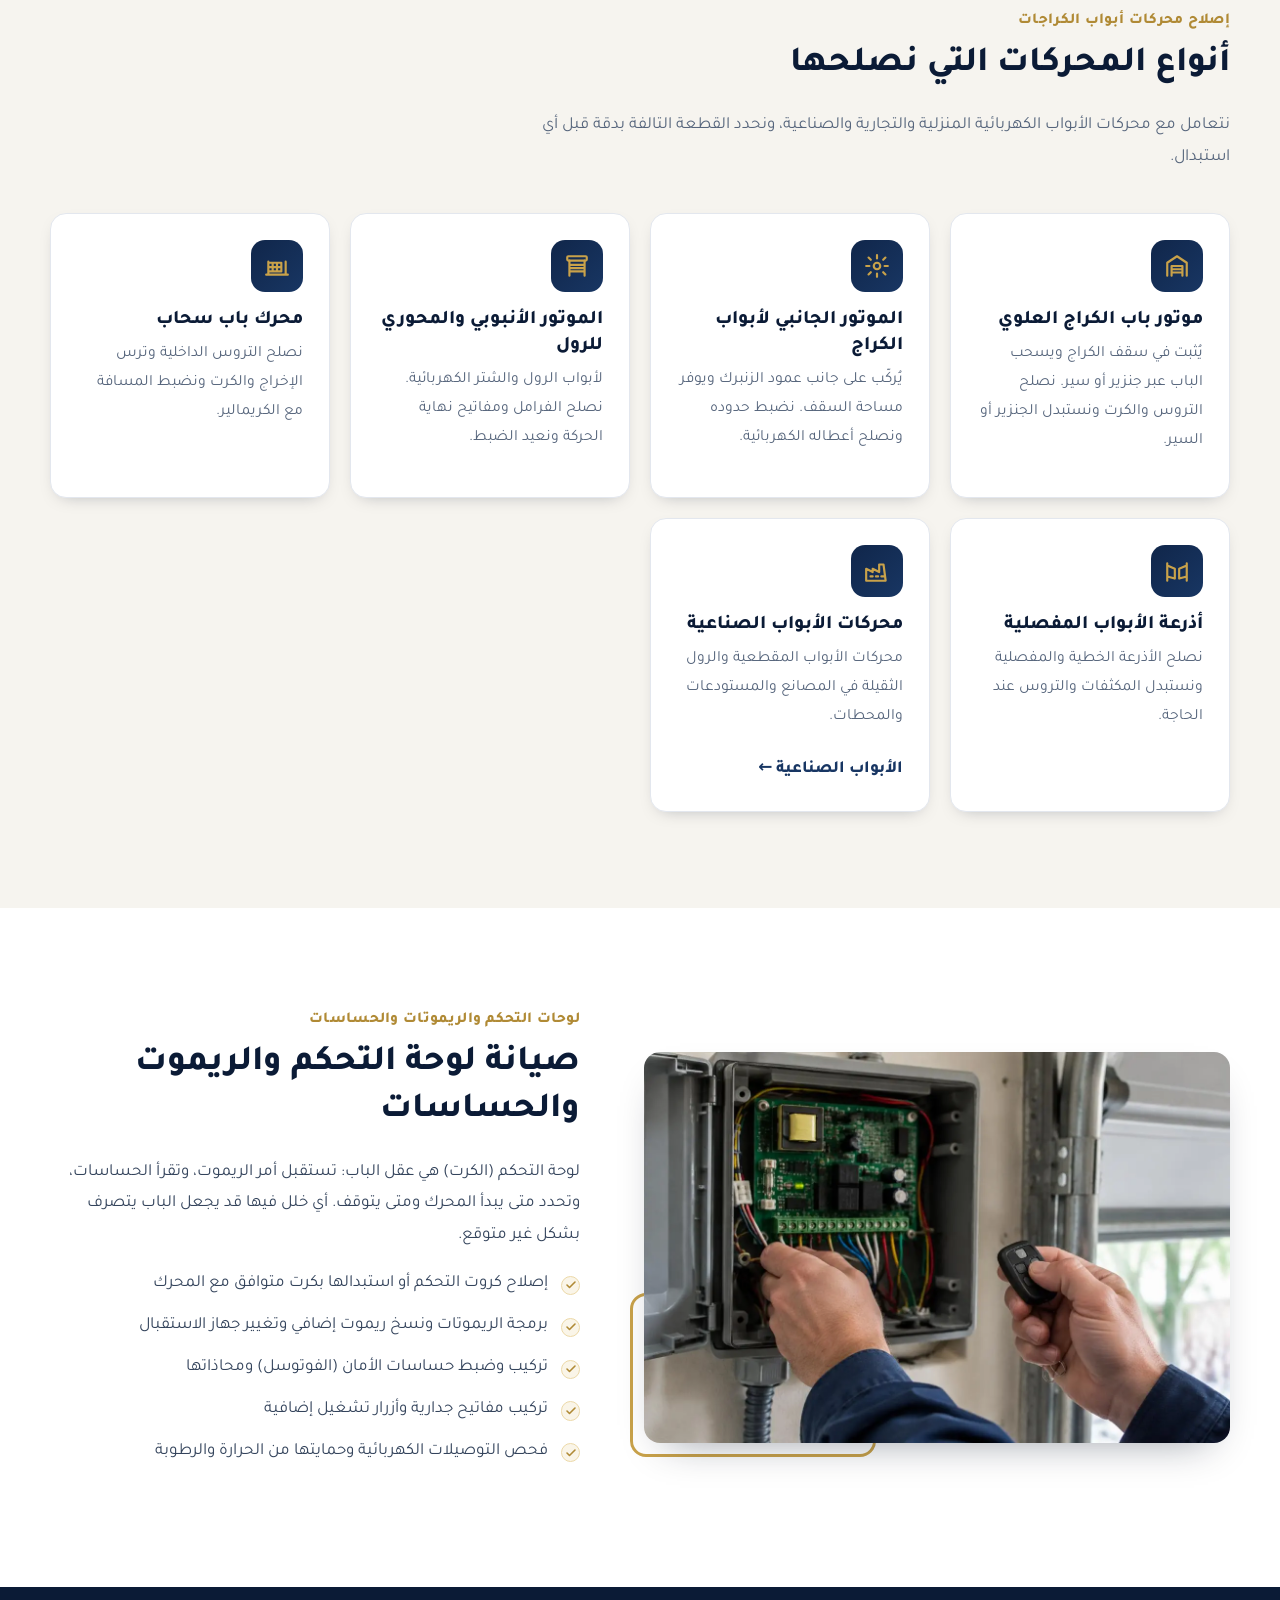
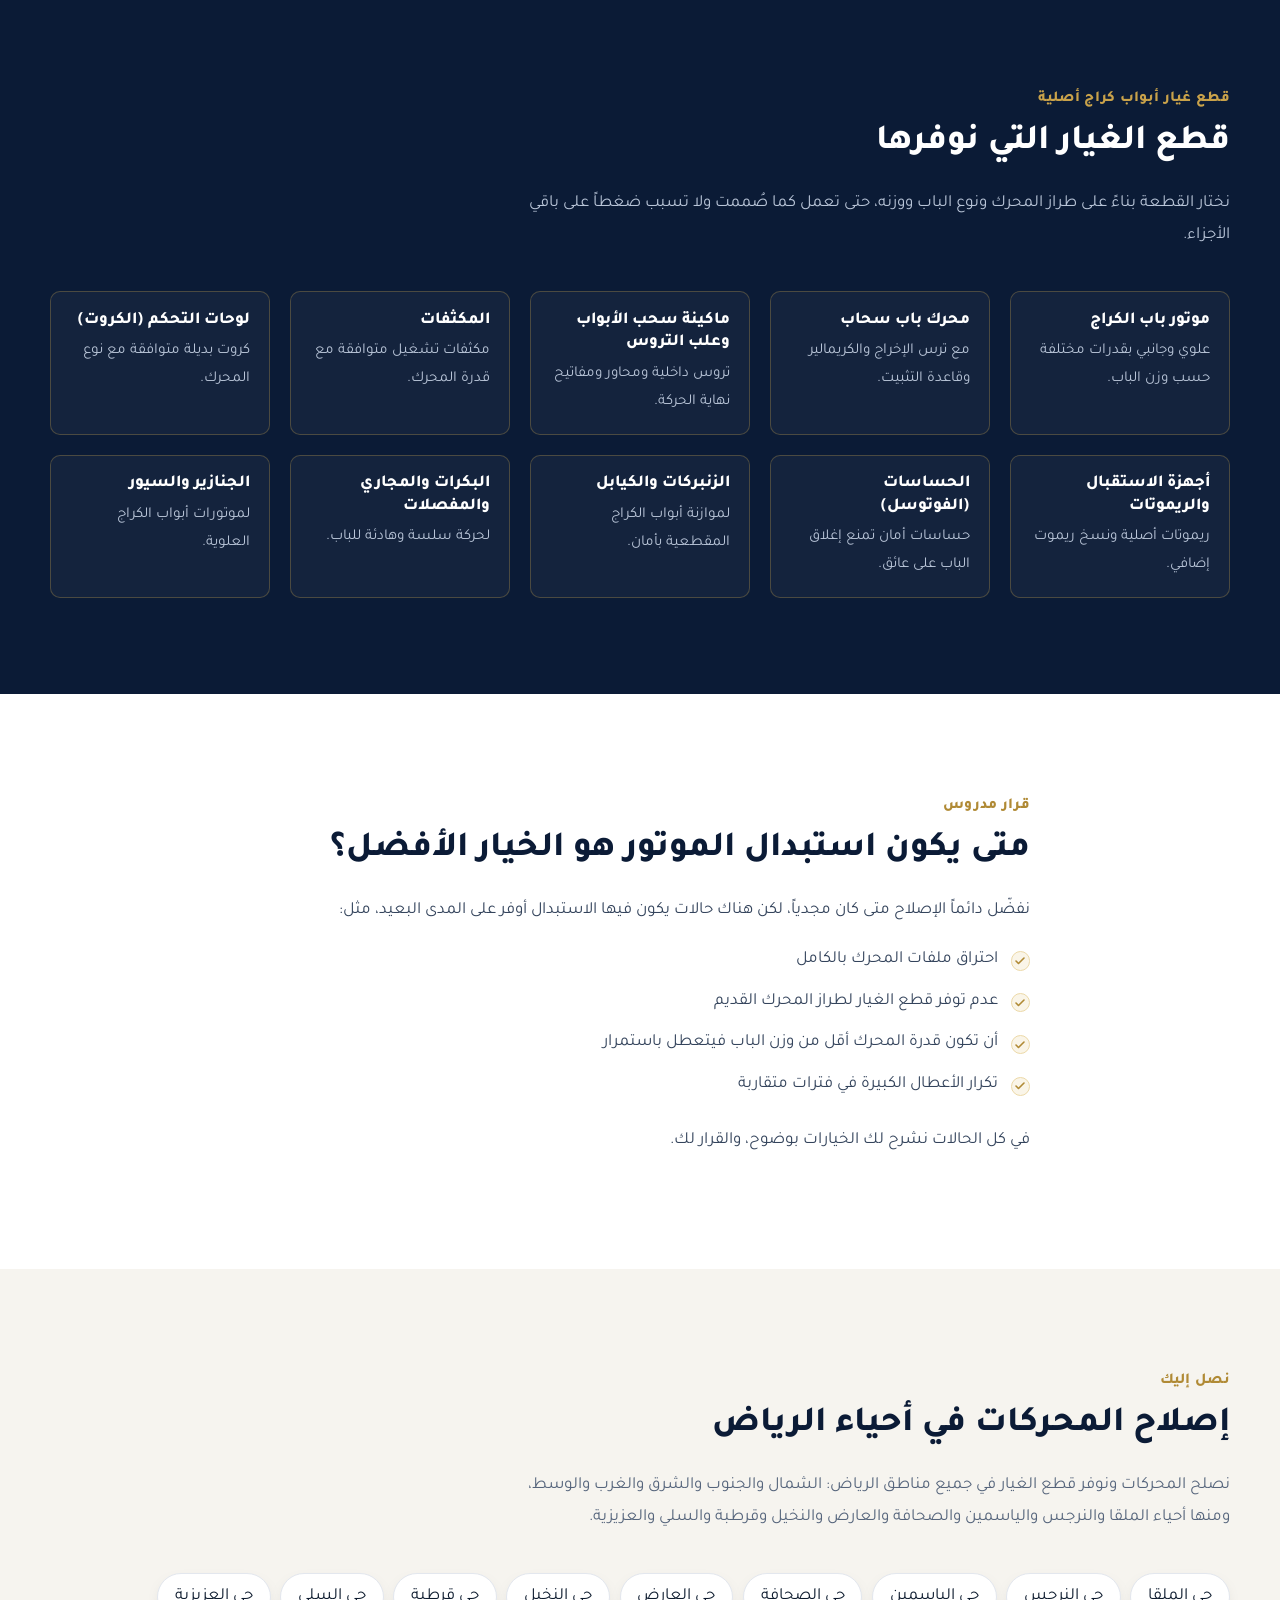
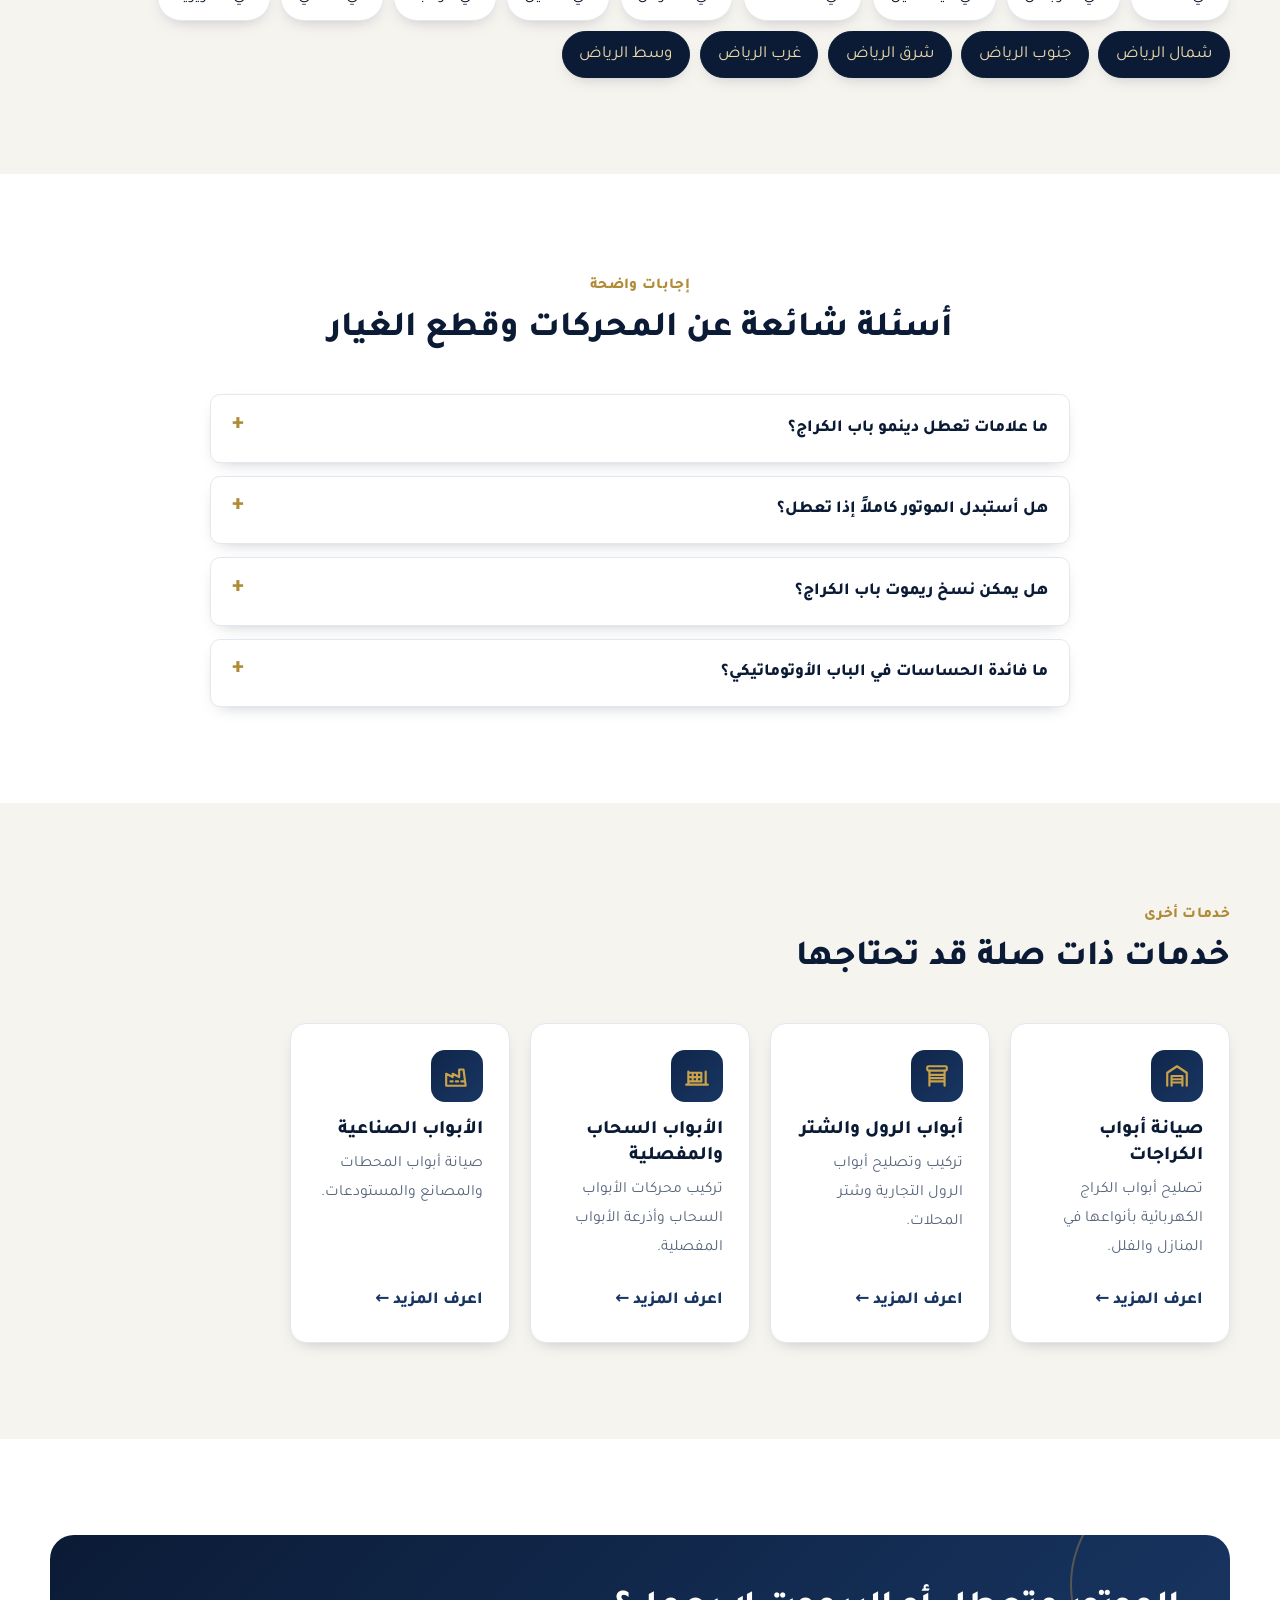
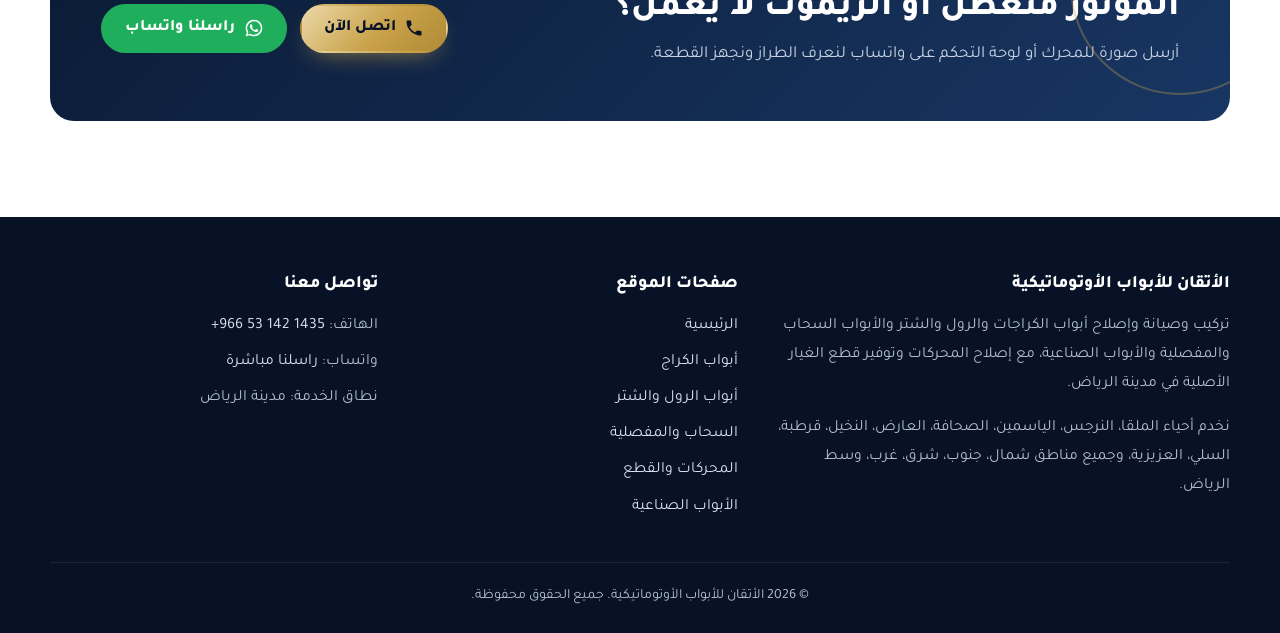
<file: motors-and-spare-parts.html>
<!DOCTYPE html>
<html lang="ar" dir="rtl">
<head>
  <!-- Google tag (gtag.js) -->
<script async src="https://www.googletagmanager.com/gtag/js?id=AW-18568433888"></script>
<script>
  window.dataLayer = window.dataLayer || [];
  function gtag(){dataLayer.push(arguments);}
  gtag('js', new Date());
  gtag('config', 'AW-18568433888');
</script>
<!-- Event snippet for انقر للاتصال conversion page
In your html page, add the snippet and call gtag_report_conversion when someone clicks on the chosen link or button. -->
<script>
function gtag_report_conversion(url) {
  var callback = function () {
    if (typeof(url) != 'undefined') {
      window.location = url;
    }
  };
  gtag('event', 'conversion', {
      'send_to': 'AW-18568433888/M-nQCOXYjbYdEOChj5ZF',
      'value': 1.0,
      'currency': 'EGP',
      'event_callback': callback
  });
  return false;
}
</script>

<meta charset="utf-8">
<meta name="viewport" content="width=device-width, initial-scale=1">
<title>تصليح دينمو باب الكراج بالرياض | محركات وقطع غيار أصلية – الأتقان</title>
<meta name="description" content="تصليح دينمو باب الكراج وإصلاح محركات أبواب الكراجات والسحاب والرول بالرياض، وصيانة لوحات التحكم والريموتات والحساسات، مع قطع غيار أصلية. اتصل 0531421435.">
<link rel="canonical" href="https://abo-anas.online/motors-and-spare-parts.html">
<meta name="robots" content="index, follow, max-image-preview:large">
<meta name="theme-color" content="#0b1b36">
<meta name="format-detection" content="telephone=no">
<meta property="og:type" content="website">
<meta property="og:locale" content="ar_SA">
<meta property="og:site_name" content="الأتقان للأبواب الأوتوماتيكية">
<meta property="og:title" content="تصليح دينمو باب الكراج بالرياض | محركات وقطع غيار أصلية – الأتقان">
<meta property="og:description" content="تصليح دينمو باب الكراج وإصلاح محركات أبواب الكراجات والسحاب والرول بالرياض، وصيانة لوحات التحكم والريموتات والحساسات، مع قطع غيار أصلية. اتصل 0531421435.">
<meta property="og:url" content="https://abo-anas.online/motors-and-spare-parts.html">
<meta property="og:image" content="https://abo-anas.online/assets/images/5.webp">
<meta property="og:image:width" content="1200">
<meta property="og:image:height" content="800">
<meta property="og:image:type" content="image/webp">
<meta name="twitter:card" content="summary_large_image">
<meta name="twitter:title" content="تصليح دينمو باب الكراج بالرياض | محركات وقطع غيار أصلية – الأتقان">
<meta name="twitter:description" content="تصليح دينمو باب الكراج وإصلاح محركات أبواب الكراجات والسحاب والرول بالرياض، وصيانة لوحات التحكم والريموتات والحساسات، مع قطع غيار أصلية. اتصل 0531421435.">
<meta name="twitter:image" content="https://abo-anas.online/assets/images/5.webp">
<link rel="icon" href="favicon.svg" type="image/svg+xml">
<link rel="preload" href="assets/fonts/tajawal-800-arabic.woff2" as="font" type="font/woff2" crossorigin>
<link rel="preload" href="assets/fonts/tajawal-400-arabic.woff2" as="font" type="font/woff2" crossorigin>
<link rel="preload" href="assets/images/5.webp" as="image" type="image/webp" fetchpriority="high">
<link rel="stylesheet" href="assets/css/style.css">
<script type="application/ld+json">{"@context":"https://schema.org","@graph":[{"@type":"WebSite","@id":"https://abo-anas.online/#website","url":"https://abo-anas.online/","name":"الأتقان للأبواب الأوتوماتيكية","inLanguage":"ar-SA","publisher":{"@id":"https://abo-anas.online/#business"}},{"@type":"HomeAndConstructionBusiness","@id":"https://abo-anas.online/#business","name":"الأتقان للأبواب الأوتوماتيكية","url":"https://abo-anas.online/","telephone":"+966531421435","image":"https://abo-anas.online/assets/images/1.webp","logo":"https://abo-anas.online/favicon.svg","address":{"@type":"PostalAddress","addressLocality":"الرياض","addressRegion":"منطقة الرياض","addressCountry":"SA"},"areaServed":[{"@type":"City","name":"الرياض"},{"@type":"Place","name":"حي الملقا، الرياض"},{"@type":"Place","name":"حي النرجس، الرياض"},{"@type":"Place","name":"حي الياسمين، الرياض"},{"@type":"Place","name":"حي الصحافة، الرياض"},{"@type":"Place","name":"حي العارض، الرياض"},{"@type":"Place","name":"حي النخيل، الرياض"},{"@type":"Place","name":"حي قرطبة، الرياض"},{"@type":"Place","name":"حي السلي، الرياض"},{"@type":"Place","name":"حي العزيزية، الرياض"}],"contactPoint":{"@type":"ContactPoint","telephone":"+966531421435","contactType":"customer service","areaServed":"SA","availableLanguage":["ar"]},"knowsAbout":["صيانة أبواب الكراج","أبواب الرول","الأبواب السحاب","أذرعة الأبواب المفصلية","محركات الأبواب الكهربائية","الأبواب الصناعية"]},{"@type":"WebPage","@id":"https://abo-anas.online/motors-and-spare-parts.html#webpage","url":"https://abo-anas.online/motors-and-spare-parts.html","name":"تصليح دينمو باب الكراج بالرياض | محركات وقطع غيار أصلية – الأتقان","description":"تصليح دينمو باب الكراج وإصلاح محركات أبواب الكراجات والسحاب والرول بالرياض، وصيانة لوحات التحكم والريموتات والحساسات، مع قطع غيار أصلية. اتصل 0531421435.","inLanguage":"ar-SA","isPartOf":{"@id":"https://abo-anas.online/#website"},"about":{"@id":"https://abo-anas.online/#business"},"primaryImageOfPage":{"@type":"ImageObject","url":"https://abo-anas.online/assets/images/5.webp"},"breadcrumb":{"@id":"https://abo-anas.online/motors-and-spare-parts.html#breadcrumb"}},{"@type":"BreadcrumbList","@id":"https://abo-anas.online/motors-and-spare-parts.html#breadcrumb","itemListElement":[{"@type":"ListItem","position":1,"name":"الرئيسية","item":"https://abo-anas.online/"},{"@type":"ListItem","position":2,"name":"المحركات وقطع الغيار","item":"https://abo-anas.online/motors-and-spare-parts.html"}]},{"@type":"Service","@id":"https://abo-anas.online/motors-and-spare-parts.html#service","name":"تصليح دينمو باب الكراج وإصلاح محركات الأبواب الكهربائية بالرياض","serviceType":"إصلاح محركات الأبواب الأوتوماتيكية","description":"تصليح دينمو باب الكراج وإصلاح محركات أبواب الكراجات والسحاب والرول بالرياض، وصيانة لوحات التحكم والريموتات والحساسات، مع قطع غيار أصلية. اتصل 0531421435.","url":"https://abo-anas.online/motors-and-spare-parts.html","provider":{"@id":"https://abo-anas.online/#business"},"areaServed":{"@type":"City","name":"الرياض"},"inLanguage":"ar-SA"}]}</script>
</head>
<body>
<a class="skip" href="#main">تخطَّ إلى المحتوى</a>
<header class="site-header">
  <div class="container header-inner">
    <a class="brand" href="./" aria-label="الأتقان للأبواب الأوتوماتيكية - الصفحة الرئيسية">
      <svg class="brand-mark" viewBox="0 0 64 64" aria-hidden="true"><rect width="64" height="64" rx="14" fill="#10264a"/><path d="M12 30 32 14l20 16v22H12z" fill="none" stroke="#c9a24a" stroke-width="4" stroke-linejoin="round"/><path d="M20 34h24M20 40h24M20 46h24" stroke="#ecd9a8" stroke-width="3.5" stroke-linecap="round"/></svg>
      <span>الأتقان<small>للأبواب الأوتوماتيكية – الرياض</small></span>
    </a>
    <nav class="nav" id="main-nav" aria-label="القائمة الرئيسية">
      <ul>
      <li><a href="./">الرئيسية</a></li>
      <li><a href="garage-doors.html">أبواب الكراج</a></li>
      <li><a href="roller-doors.html">أبواب الرول والشتر</a></li>
      <li><a href="automatic-gates.html">السحاب والمفصلية</a></li>
      <li><a href="motors-and-spare-parts.html" aria-current="page">المحركات والقطع</a></li>
      <li><a href="industrial-doors.html">الأبواب الصناعية</a></li>
      </ul>
    </nav>
    <div class="header-cta">
      <a class="btn btn-gold btn-sm" href="tel:+966531421435" onclick="return gtag_report_conversion('tel:+966531421435');" onclick="return gtag_report_conversion('tel:+966531421435');" onclick="return gtag_report_conversion('tel:+966531421435');" onclick="return gtag_report_conversion('tel:+966531421435');" onclick="return gtag_report_conversion('tel:+966531421435');" onclick="return gtag_report_conversion('tel:+966531421435');" data-loc="header"><svg viewBox="0 0 24 24" fill="currentColor" aria-hidden="true"><path d="M6.6 10.8a15.1 15.1 0 0 0 6.6 6.6l2.2-2.2a1 1 0 0 1 1-.25 11.4 11.4 0 0 0 3.6.57 1 1 0 0 1 1 1V20a1 1 0 0 1-1 1A17 17 0 0 1 3 4a1 1 0 0 1 1-1h3.5a1 1 0 0 1 1 1c0 1.25.2 2.45.57 3.57a1 1 0 0 1-.25 1z"/></svg><span>اتصل</span></a>
      <a class="btn btn-wa btn-sm" href="https://wa.me/966531421435" target="_blank" rel="noopener" data-loc="header"><svg viewBox="0 0 24 24" fill="currentColor" aria-hidden="true"><path d="M12 2a10 10 0 0 0-8.6 15.1L2 22l5-1.3A10 10 0 1 0 12 2zm0 18.2a8.2 8.2 0 0 1-4.2-1.15l-.3-.18-3 .78.8-2.9-.2-.3A8.2 8.2 0 1 1 12 20.2zm4.5-6.1c-.25-.13-1.47-.73-1.7-.81s-.39-.12-.56.12-.64.81-.79.98-.29.19-.54.06a6.7 6.7 0 0 1-3.32-2.9c-.25-.43.25-.4.72-1.33a.46.46 0 0 0-.02-.43c-.06-.12-.56-1.34-.76-1.84s-.4-.42-.56-.42h-.48a.92.92 0 0 0-.66.31 2.8 2.8 0 0 0-.87 2.07 4.85 4.85 0 0 0 1.02 2.58 11.1 11.1 0 0 0 4.24 3.75c1.58.68 2.2.74 2.99.62a2.55 2.55 0 0 0 1.68-1.18 2.07 2.07 0 0 0 .14-1.18c-.06-.1-.23-.17-.48-.29z"/></svg><span>واتساب</span></a>
      <button class="menu-toggle" type="button" aria-controls="main-nav" aria-expanded="false" aria-label="فتح القائمة"><svg width="22" height="22" viewBox="0 0 24 24" fill="none" stroke="currentColor" stroke-width="2.2" stroke-linecap="round" aria-hidden="true"><path d="M4 7h16M4 12h16M4 17h16"/></svg></button>
    </div>
  </div>
</header>
<main id="main">
<section class="hero sub">
  <div class="hero-media"><img src="assets/images/5.webp" alt="مجموعة محركات وقطع غيار للأبواب الأوتوماتيكية على طاولة عمل" width="1200" height="800" fetchpriority="high" decoding="async"></div>
  <div class="container">
    <div class="hero-inner">
      <nav class="breadcrumbs" aria-label="مسار التنقل"><ol>
  <li><a href="./">الرئيسية</a></li>
  <li aria-current="page">المحركات وقطع الغيار</li>
</ol></nav>
      <span class="eyebrow">المحركات ولوحات التحكم</span>
      <h1>إصلاح دينمو ومحركات الأبواب الكهربائية وقطع الغيار الأصلية بالرياض</h1>
      <p class="lead">تصليح دينمو باب الكراج، وإصلاح محركات الأبواب السحاب والرول والأذرعة المفصلية، وصيانة لوحات التحكم والريموتات والحساسات، مع توفير قطع غيار أصلية متوافقة.</p>
      <div class="hero-actions">
        <a class="btn btn-gold" href="tel:+966531421435" onclick="return gtag_report_conversion('tel:+966531421435');" onclick="return gtag_report_conversion('tel:+966531421435');" onclick="return gtag_report_conversion('tel:+966531421435');" onclick="return gtag_report_conversion('tel:+966531421435');" onclick="return gtag_report_conversion('tel:+966531421435');" onclick="return gtag_report_conversion('tel:+966531421435');" data-loc="hero"><svg viewBox="0 0 24 24" fill="currentColor" aria-hidden="true"><path d="M6.6 10.8a15.1 15.1 0 0 0 6.6 6.6l2.2-2.2a1 1 0 0 1 1-.25 11.4 11.4 0 0 0 3.6.57 1 1 0 0 1 1 1V20a1 1 0 0 1-1 1A17 17 0 0 1 3 4a1 1 0 0 1 1-1h3.5a1 1 0 0 1 1 1c0 1.25.2 2.45.57 3.57a1 1 0 0 1-.25 1z"/></svg><span>اتصل الآن</span></a>
        <a class="btn btn-outline" href="https://wa.me/966531421435" target="_blank" rel="noopener" data-loc="hero"><svg viewBox="0 0 24 24" fill="currentColor" aria-hidden="true"><path d="M12 2a10 10 0 0 0-8.6 15.1L2 22l5-1.3A10 10 0 1 0 12 2zm0 18.2a8.2 8.2 0 0 1-4.2-1.15l-.3-.18-3 .78.8-2.9-.2-.3A8.2 8.2 0 1 1 12 20.2zm4.5-6.1c-.25-.13-1.47-.73-1.7-.81s-.39-.12-.56.12-.64.81-.79.98-.29.19-.54.06a6.7 6.7 0 0 1-3.32-2.9c-.25-.43.25-.4.72-1.33a.46.46 0 0 0-.02-.43c-.06-.12-.56-1.34-.76-1.84s-.4-.42-.56-.42h-.48a.92.92 0 0 0-.66.31 2.8 2.8 0 0 0-.87 2.07 4.85 4.85 0 0 0 1.02 2.58 11.1 11.1 0 0 0 4.24 3.75c1.58.68 2.2.74 2.99.62a2.55 2.55 0 0 0 1.68-1.18 2.07 2.07 0 0 0 .14-1.18c-.06-.1-.23-.17-.48-.29z"/></svg><span>راسلنا واتساب</span></a>
      </div>
      <ul class="hero-points"><li>تشخيص دقيق للعطل</li><li>إصلاح قبل الاستبدال</li><li>قطع أصلية</li></ul>
    </div>
  </div>
</section>

<section class="section" aria-labelledby="dynamo-title">
  <div class="container split">
    <div class="prose">
      <span class="kicker">تصليح دينمو باب الكراج</span>
      <h2 id="dynamo-title">دينمو جراج السحب: قلب الباب الأوتوماتيكي</h2>
      <p>الدينمو أو ماكينة سحب الأبواب هو المحرك الذي يحول الطاقة الكهربائية إلى حركة تفتح الباب وتغلقه. ومع كثرة الاستخدام والحرارة قد تتآكل تروسه الداخلية أو يضعف مكثفه أو تتعطل مفاتيح نهاية الحركة.</p>
      <h3>كيف نصلح الدينمو؟</h3>
      <ul class="check-list"><li>التأكد من وصول الكهرباء وسلامة الكرت قبل فك المحرك</li><li>فحص المكثف والملفات ومفاتيح نهاية الحركة</li><li>فتح علبة التروس واستبدال التروس المتآكلة</li><li>إعادة التركيب وضبط الحدود وقوة الدفع</li><li>اختبار الباب عدة مرات للتأكد من ثبات الإصلاح</li></ul>
    </div>
    <figure class="figure"><img src="assets/images/7.webp" alt="فني يفتح غطاء ماكينة سحب باب كراج علوية لفحص الدينمو" width="1200" height="800" loading="lazy" decoding="async"></figure>
  </div>
</section>

<section class="section soft" id="motors" aria-labelledby="motors-title">
  <div class="container">
    <div class="section-head">
      <span class="kicker">إصلاح محركات أبواب الكراجات</span>
      <h2 id="motors-title">أنواع المحركات التي نصلحها</h2>
      <p>نتعامل مع محركات الأبواب الكهربائية المنزلية والتجارية والصناعية، ونحدد القطعة التالفة بدقة قبل أي استبدال.</p>
    </div>
    <div class="grid cards">
    <article class="card">
      <div class="icon"><svg viewBox="0 0 24 24" fill="none" stroke="currentColor" stroke-width="2" stroke-linecap="round" stroke-linejoin="round" aria-hidden="true"><path d="M3 21V9l9-6 9 6v12"/><path d="M7 21v-9h10v9M7 15h10M7 18h10"/></svg></div>
      <h3>موتور باب الكراج العلوي</h3>
      <p>يُثبت في سقف الكراج ويسحب الباب عبر جنزير أو سير. نصلح التروس والكرت ونستبدل الجنزير أو السير.</p>
      
    </article>
    <article class="card">
      <div class="icon"><svg viewBox="0 0 24 24" fill="none" stroke="currentColor" stroke-width="2" stroke-linecap="round" stroke-linejoin="round" aria-hidden="true"><circle cx="12" cy="12" r="3"/><path d="M12 2v3M12 19v3M4.2 4.2l2.1 2.1M17.7 17.7l2.1 2.1M2 12h3M19 12h3M4.2 19.8l2.1-2.1M17.7 6.3l2.1-2.1"/></svg></div>
      <h3>الموتور الجانبي لأبواب الكراج</h3>
      <p>يُركّب على جانب عمود الزنبرك ويوفر مساحة السقف. نضبط حدوده ونصلح أعطاله الكهربائية.</p>
      
    </article>
    <article class="card">
      <div class="icon"><svg viewBox="0 0 24 24" fill="none" stroke="currentColor" stroke-width="2" stroke-linecap="round" aria-hidden="true"><rect x="3" y="3" width="18" height="4" rx="1"/><path d="M5 7v14M19 7v14M5 11h14M5 14h14M5 17h14"/></svg></div>
      <h3>الموتور الأنبوبي والمحوري للرول</h3>
      <p>لأبواب الرول والشتر الكهربائية. نصلح الفرامل ومفاتيح نهاية الحركة ونعيد الضبط.</p>
      
    </article>
    <article class="card">
      <div class="icon"><svg viewBox="0 0 24 24" fill="none" stroke="currentColor" stroke-width="2" stroke-linecap="round" aria-hidden="true"><path d="M2 20h20M4 20V8M20 20V8M4 9h12M4 13h12M4 17h12M8 9v8M12 9v8M16 9v8"/></svg></div>
      <h3>محرك باب سحاب</h3>
      <p>نصلح التروس الداخلية وترس الإخراج والكرت ونضبط المسافة مع الكريمالير.</p>
      
    </article>
    <article class="card">
      <div class="icon"><svg viewBox="0 0 24 24" fill="none" stroke="currentColor" stroke-width="2" stroke-linecap="round" stroke-linejoin="round" aria-hidden="true"><path d="M3 21V5M21 21V5M3 7l7 3v9l-7-2M21 7l-7 3v9l7-2"/></svg></div>
      <h3>أذرعة الأبواب المفصلية</h3>
      <p>نصلح الأذرعة الخطية والمفصلية ونستبدل المكثفات والتروس عند الحاجة.</p>
      
    </article>
    <article class="card">
      <div class="icon"><svg viewBox="0 0 24 24" fill="none" stroke="currentColor" stroke-width="2" stroke-linecap="round" stroke-linejoin="round" aria-hidden="true"><path d="M2 21V10l6 3V10l6 3V6h4l2 15zM6 17h2M11 17h2M16 17h2"/></svg></div>
      <h3>محركات الأبواب الصناعية</h3>
      <p>محركات الأبواب المقطعية والرول الثقيلة في المصانع والمستودعات والمحطات.</p>
      <a class="card-link stretched" href="industrial-doors.html">الأبواب الصناعية</a>
    </article>
  </div>
  </div>
</section>

<section class="section" id="control" aria-labelledby="control-title">
  <div class="container split reverse">
    <div class="prose">
      <span class="kicker">لوحات التحكم والريموتات والحساسات</span>
      <h2 id="control-title">صيانة لوحة التحكم والريموت والحساسات</h2>
      <p>لوحة التحكم (الكرت) هي عقل الباب: تستقبل أمر الريموت، وتقرأ الحساسات، وتحدد متى يبدأ المحرك ومتى يتوقف. أي خلل فيها قد يجعل الباب يتصرف بشكل غير متوقع.</p>
      <ul class="check-list"><li>إصلاح كروت التحكم أو استبدالها بكرت متوافق مع المحرك</li><li>برمجة الريموتات ونسخ ريموت إضافي وتغيير جهاز الاستقبال</li><li>تركيب وضبط حساسات الأمان (الفوتوسل) ومحاذاتها</li><li>تركيب مفاتيح جدارية وأزرار تشغيل إضافية</li><li>فحص التوصيلات الكهربائية وحمايتها من الحرارة والرطوبة</li></ul>
    </div>
    <figure class="figure"><img src="assets/images/8.webp" alt="يد فني تفحص أسلاك لوحة تحكم باب أوتوماتيكي ويد أخرى تمسك ريموت الباب" width="1200" height="800" loading="lazy" decoding="async"></figure>
  </div>
</section>

<section class="section navy" id="parts" aria-labelledby="parts-title">
  <div class="container">
    <div class="section-head">
      <span class="kicker">قطع غيار أبواب كراج أصلية</span>
      <h2 id="parts-title">قطع الغيار التي نوفرها</h2>
      <p>نختار القطعة بناءً على طراز المحرك ونوع الباب ووزنه، حتى تعمل كما صُممت ولا تسبب ضغطاً على باقي الأجزاء.</p>
    </div>
    <div class="grid parts"><div class="part"><h3>موتور باب الكراج</h3><p>علوي وجانبي بقدرات مختلفة حسب وزن الباب.</p></div><div class="part"><h3>محرك باب سحاب</h3><p>مع ترس الإخراج والكريمالير وقاعدة التثبيت.</p></div><div class="part"><h3>ماكينة سحب الأبواب وعلب التروس</h3><p>تروس داخلية ومحاور ومفاتيح نهاية الحركة.</p></div><div class="part"><h3>المكثفات</h3><p>مكثفات تشغيل متوافقة مع قدرة المحرك.</p></div><div class="part"><h3>لوحات التحكم (الكروت)</h3><p>كروت بديلة متوافقة مع نوع المحرك.</p></div><div class="part"><h3>أجهزة الاستقبال والريموتات</h3><p>ريموتات أصلية ونسخ ريموت إضافي.</p></div><div class="part"><h3>الحساسات (الفوتوسل)</h3><p>حساسات أمان تمنع إغلاق الباب على عائق.</p></div><div class="part"><h3>الزنبركات والكيابل</h3><p>لموازنة أبواب الكراج المقطعية بأمان.</p></div><div class="part"><h3>البكرات والمجاري والمفصلات</h3><p>لحركة سلسة وهادئة للباب.</p></div><div class="part"><h3>الجنازير والسيور</h3><p>لموتورات أبواب الكراج العلوية.</p></div></div>
  </div>
</section>

<section class="section" aria-labelledby="repair-title">
  <div class="container prose">
    <span class="kicker">قرار مدروس</span>
    <h2 id="repair-title">متى يكون استبدال الموتور هو الخيار الأفضل؟</h2>
    <p>نفضّل دائماً الإصلاح متى كان مجدياً، لكن هناك حالات يكون فيها الاستبدال أوفر على المدى البعيد، مثل:</p>
    <ul class="check-list"><li>احتراق ملفات المحرك بالكامل</li><li>عدم توفر قطع الغيار لطراز المحرك القديم</li><li>أن تكون قدرة المحرك أقل من وزن الباب فيتعطل باستمرار</li><li>تكرار الأعطال الكبيرة في فترات متقاربة</li></ul>
    <p>في كل الحالات نشرح لك الخيارات بوضوح، والقرار لك.</p>
  </div>
</section>

<section class="section soft" id="areas" aria-labelledby="areas-title">
  <div class="container">
    <div class="section-head">
      <span class="kicker">نصل إليك</span>
      <h2 id="areas-title">إصلاح المحركات في أحياء الرياض</h2>
      <p>نصلح المحركات ونوفر قطع الغيار في جميع مناطق الرياض: الشمال والجنوب والشرق والغرب والوسط، ومنها أحياء الملقا والنرجس والياسمين والصحافة والعارض والنخيل وقرطبة والسلي والعزيزية.</p>
    </div>
    <ul class="areas"><li>حي الملقا</li><li>حي النرجس</li><li>حي الياسمين</li><li>حي الصحافة</li><li>حي العارض</li><li>حي النخيل</li><li>حي قرطبة</li><li>حي السلي</li><li>حي العزيزية</li><li class="dir">شمال الرياض</li><li class="dir">جنوب الرياض</li><li class="dir">شرق الرياض</li><li class="dir">غرب الرياض</li><li class="dir">وسط الرياض</li></ul>
  </div>
</section>


<section class="section" id="faq" aria-labelledby="faq-title">
  <div class="container">
    <div class="section-head center">
      <span class="kicker">إجابات واضحة</span>
      <h2 id="faq-title">أسئلة شائعة عن المحركات وقطع الغيار</h2>
    </div>
    <div class="faq">
    <details><summary>ما علامات تعطل دينمو باب الكراج؟</summary><p>من أشهر العلامات: صوت طنين دون حركة، أو سخونة المحرك وتوقفه بعد عدة دورات، أو حركة متقطعة، أو عدم الاستجابة إطلاقاً رغم وصول الكهرباء. كل علامة تشير إلى سبب مختلف يحدده الفحص.</p></details>
    <details><summary>هل أستبدل الموتور كاملاً إذا تعطل؟</summary><p>ليس بالضرورة. كثير من أعطال إصلاح محركات أبواب الكراجات تُحل بتغيير المكثف أو التروس أو الكرت. نوضح لك الخيار الأنسب بعد الفحص.</p></details>
    <details><summary>هل يمكن نسخ ريموت باب الكراج؟</summary><p>نعم، يمكن برمجة ريموت إضافي على نفس جهاز الاستقبال في معظم الأنظمة، أو استبدال جهاز الاستقبال بآخر متوافق إذا كان قديماً أو تالفاً.</p></details>
    <details><summary>ما فائدة الحساسات في الباب الأوتوماتيكي؟</summary><p>الحساسات (الفوتوسل) توقف الباب أو تعكس حركته إذا مر شخص أو سيارة أو طفل في مساره أثناء الإغلاق، وهي من أهم عناصر الأمان ويجب أن تبقى نظيفة ومضبوطة.</p></details>
    </div>
  </div>
</section>


<section class="section soft" aria-labelledby="related-title">
  <div class="container">
    <div class="section-head">
      <span class="kicker">خدمات أخرى</span>
      <h2 id="related-title">خدمات ذات صلة قد تحتاجها</h2>
    </div>
    <div class="grid cards related">
    <article class="card">
      <div class="icon"><svg viewBox="0 0 24 24" fill="none" stroke="currentColor" stroke-width="2" stroke-linecap="round" stroke-linejoin="round" aria-hidden="true"><path d="M3 21V9l9-6 9 6v12"/><path d="M7 21v-9h10v9M7 15h10M7 18h10"/></svg></div>
      <h3>صيانة أبواب الكراجات</h3>
      <p>تصليح أبواب الكراج الكهربائية بأنواعها في المنازل والفلل.</p>
      <a class="card-link stretched" href="garage-doors.html">اعرف المزيد</a>
    </article>
    <article class="card">
      <div class="icon"><svg viewBox="0 0 24 24" fill="none" stroke="currentColor" stroke-width="2" stroke-linecap="round" aria-hidden="true"><rect x="3" y="3" width="18" height="4" rx="1"/><path d="M5 7v14M19 7v14M5 11h14M5 14h14M5 17h14"/></svg></div>
      <h3>أبواب الرول والشتر</h3>
      <p>تركيب وتصليح أبواب الرول التجارية وشتر المحلات.</p>
      <a class="card-link stretched" href="roller-doors.html">اعرف المزيد</a>
    </article>
    <article class="card">
      <div class="icon"><svg viewBox="0 0 24 24" fill="none" stroke="currentColor" stroke-width="2" stroke-linecap="round" aria-hidden="true"><path d="M2 20h20M4 20V8M20 20V8M4 9h12M4 13h12M4 17h12M8 9v8M12 9v8M16 9v8"/></svg></div>
      <h3>الأبواب السحاب والمفصلية</h3>
      <p>تركيب محركات الأبواب السحاب وأذرعة الأبواب المفصلية.</p>
      <a class="card-link stretched" href="automatic-gates.html">اعرف المزيد</a>
    </article>
    <article class="card">
      <div class="icon"><svg viewBox="0 0 24 24" fill="none" stroke="currentColor" stroke-width="2" stroke-linecap="round" stroke-linejoin="round" aria-hidden="true"><path d="M2 21V10l6 3V10l6 3V6h4l2 15zM6 17h2M11 17h2M16 17h2"/></svg></div>
      <h3>الأبواب الصناعية</h3>
      <p>صيانة أبواب المحطات والمصانع والمستودعات.</p>
      <a class="card-link stretched" href="industrial-doors.html">اعرف المزيد</a>
    </article>
  </div>
  </div>
</section>


<section class="section" aria-label="تواصل معنا">
  <div class="container">
    <div class="cta-band">
      <div>
        <h2>الموتور متعطل أو الريموت لا يعمل؟</h2>
        <p>أرسل صورة للمحرك أو لوحة التحكم على واتساب لنعرف الطراز ونجهز القطعة.</p>
      </div>
      <div class="hero-actions">
        <a class="btn btn-gold" href="tel:+966531421435" onclick="return gtag_report_conversion('tel:+966531421435');" onclick="return gtag_report_conversion('tel:+966531421435');" onclick="return gtag_report_conversion('tel:+966531421435');" onclick="return gtag_report_conversion('tel:+966531421435');" onclick="return gtag_report_conversion('tel:+966531421435');" onclick="return gtag_report_conversion('tel:+966531421435');" data-loc="cta_band"><svg viewBox="0 0 24 24" fill="currentColor" aria-hidden="true"><path d="M6.6 10.8a15.1 15.1 0 0 0 6.6 6.6l2.2-2.2a1 1 0 0 1 1-.25 11.4 11.4 0 0 0 3.6.57 1 1 0 0 1 1 1V20a1 1 0 0 1-1 1A17 17 0 0 1 3 4a1 1 0 0 1 1-1h3.5a1 1 0 0 1 1 1c0 1.25.2 2.45.57 3.57a1 1 0 0 1-.25 1z"/></svg><span>اتصل الآن</span></a>
        <a class="btn btn-wa" href="https://wa.me/966531421435" target="_blank" rel="noopener" data-loc="cta_band"><svg viewBox="0 0 24 24" fill="currentColor" aria-hidden="true"><path d="M12 2a10 10 0 0 0-8.6 15.1L2 22l5-1.3A10 10 0 1 0 12 2zm0 18.2a8.2 8.2 0 0 1-4.2-1.15l-.3-.18-3 .78.8-2.9-.2-.3A8.2 8.2 0 1 1 12 20.2zm4.5-6.1c-.25-.13-1.47-.73-1.7-.81s-.39-.12-.56.12-.64.81-.79.98-.29.19-.54.06a6.7 6.7 0 0 1-3.32-2.9c-.25-.43.25-.4.72-1.33a.46.46 0 0 0-.02-.43c-.06-.12-.56-1.34-.76-1.84s-.4-.42-.56-.42h-.48a.92.92 0 0 0-.66.31 2.8 2.8 0 0 0-.87 2.07 4.85 4.85 0 0 0 1.02 2.58 11.1 11.1 0 0 0 4.24 3.75c1.58.68 2.2.74 2.99.62a2.55 2.55 0 0 0 1.68-1.18 2.07 2.07 0 0 0 .14-1.18c-.06-.1-.23-.17-.48-.29z"/></svg><span>راسلنا واتساب</span></a>
      </div>
    </div>
  </div>
</section>

</main>
<footer class="site-footer">
  <div class="container">
    <div class="footer-grid">
      <div>
        <h2>الأتقان للأبواب الأوتوماتيكية</h2>
        <p>تركيب وصيانة وإصلاح أبواب الكراجات والرول والشتر والأبواب السحاب والمفصلية والأبواب الصناعية، مع إصلاح المحركات وتوفير قطع الغيار الأصلية في مدينة الرياض.</p>
        <p>نخدم أحياء الملقا، النرجس، الياسمين، الصحافة، العارض، النخيل، قرطبة، السلي، العزيزية، وجميع مناطق شمال، جنوب، شرق، غرب، وسط الرياض.</p>
      </div>
      <div>
        <h2>صفحات الموقع</h2>
        <ul>
        <li><a href="./">الرئيسية</a></li>
        <li><a href="garage-doors.html">أبواب الكراج</a></li>
        <li><a href="roller-doors.html">أبواب الرول والشتر</a></li>
        <li><a href="automatic-gates.html">السحاب والمفصلية</a></li>
        <li><a href="motors-and-spare-parts.html">المحركات والقطع</a></li>
        <li><a href="industrial-doors.html">الأبواب الصناعية</a></li>
        </ul>
      </div>
      <div>
        <h2>تواصل معنا</h2>
        <ul>
          <li>الهاتف: <a href="tel:+966531421435" onclick="return gtag_report_conversion('tel:+966531421435');" onclick="return gtag_report_conversion('tel:+966531421435');" onclick="return gtag_report_conversion('tel:+966531421435');" onclick="return gtag_report_conversion('tel:+966531421435');" onclick="return gtag_report_conversion('tel:+966531421435');" data-loc="footer"><span class="ltr">+966 53 142 1435</span></a></li>
          <li>واتساب: <a href="https://wa.me/966531421435" target="_blank" rel="noopener" data-loc="footer">راسلنا مباشرة</a></li>
          <li>نطاق الخدمة: مدينة الرياض</li>
        </ul>
      </div>
    </div>
    <div class="footer-bottom">© <span id="year">2026</span> الأتقان للأبواب الأوتوماتيكية. جميع الحقوق محفوظة.</div>
  </div>
</footer>
<div class="sticky-contact" aria-label="تواصل سريع">
  <a class="call" href="tel:+966531421435" onclick="return gtag_report_conversion('tel:+966531421435');" onclick="return gtag_report_conversion('tel:+966531421435');" onclick="return gtag_report_conversion('tel:+966531421435');" onclick="return gtag_report_conversion('tel:+966531421435');" onclick="return gtag_report_conversion('tel:+966531421435');" data-loc="sticky_bar" aria-label="اتصال هاتفي"><svg viewBox="0 0 24 24" fill="currentColor" aria-hidden="true"><path d="M6.6 10.8a15.1 15.1 0 0 0 6.6 6.6l2.2-2.2a1 1 0 0 1 1-.25 11.4 11.4 0 0 0 3.6.57 1 1 0 0 1 1 1V20a1 1 0 0 1-1 1A17 17 0 0 1 3 4a1 1 0 0 1 1-1h3.5a1 1 0 0 1 1 1c0 1.25.2 2.45.57 3.57a1 1 0 0 1-.25 1z"/></svg><span>اتصال</span></a>
  <a class="wa" href="https://wa.me/966531421435" target="_blank" rel="noopener" data-loc="sticky_bar" aria-label="مراسلة واتساب"><svg viewBox="0 0 24 24" fill="currentColor" aria-hidden="true"><path d="M12 2a10 10 0 0 0-8.6 15.1L2 22l5-1.3A10 10 0 1 0 12 2zm0 18.2a8.2 8.2 0 0 1-4.2-1.15l-.3-.18-3 .78.8-2.9-.2-.3A8.2 8.2 0 1 1 12 20.2zm4.5-6.1c-.25-.13-1.47-.73-1.7-.81s-.39-.12-.56.12-.64.81-.79.98-.29.19-.54.06a6.7 6.7 0 0 1-3.32-2.9c-.25-.43.25-.4.72-1.33a.46.46 0 0 0-.02-.43c-.06-.12-.56-1.34-.76-1.84s-.4-.42-.56-.42h-.48a.92.92 0 0 0-.66.31 2.8 2.8 0 0 0-.87 2.07 4.85 4.85 0 0 0 1.02 2.58 11.1 11.1 0 0 0 4.24 3.75c1.58.68 2.2.74 2.99.62a2.55 2.55 0 0 0 1.68-1.18 2.07 2.07 0 0 0 .14-1.18c-.06-.1-.23-.17-.48-.29z"/></svg><span>واتساب</span></a>
</div>
<script src="assets/js/main.js" defer></script>
</body>
</html>
</file>
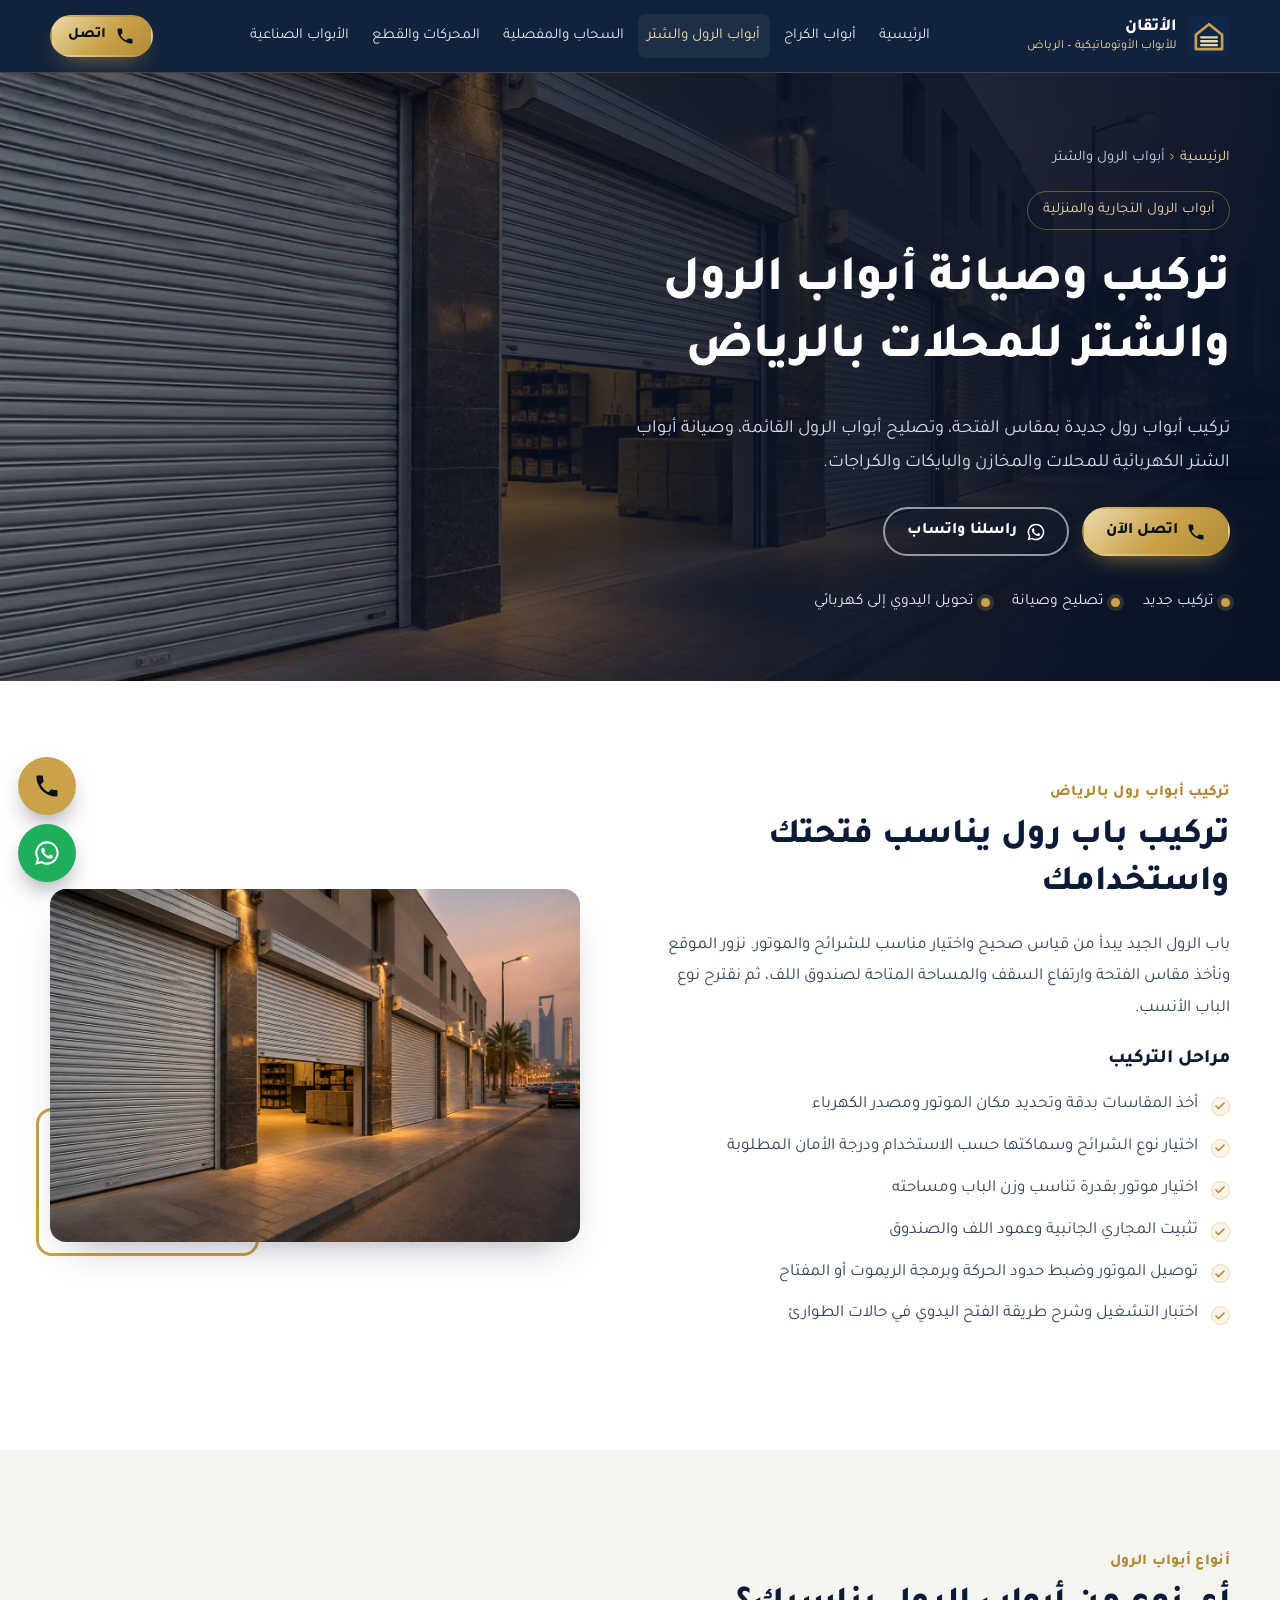
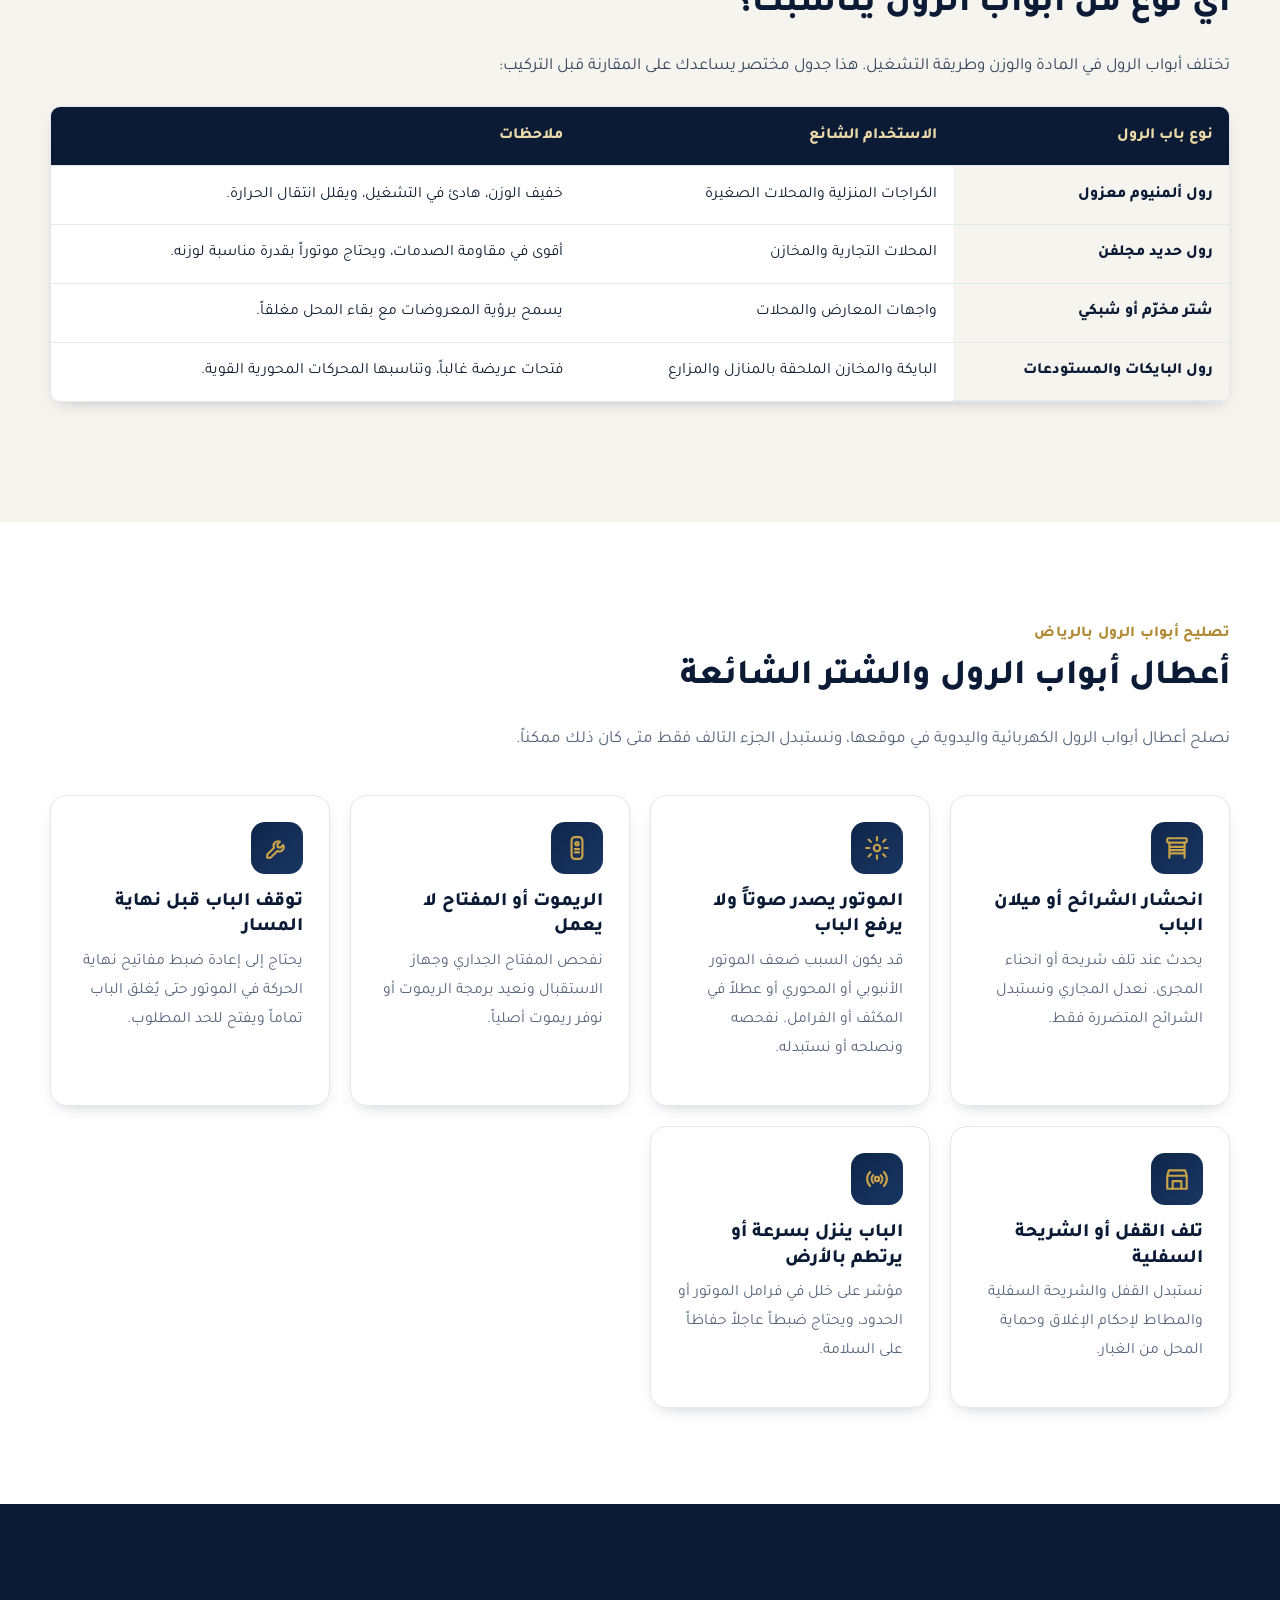
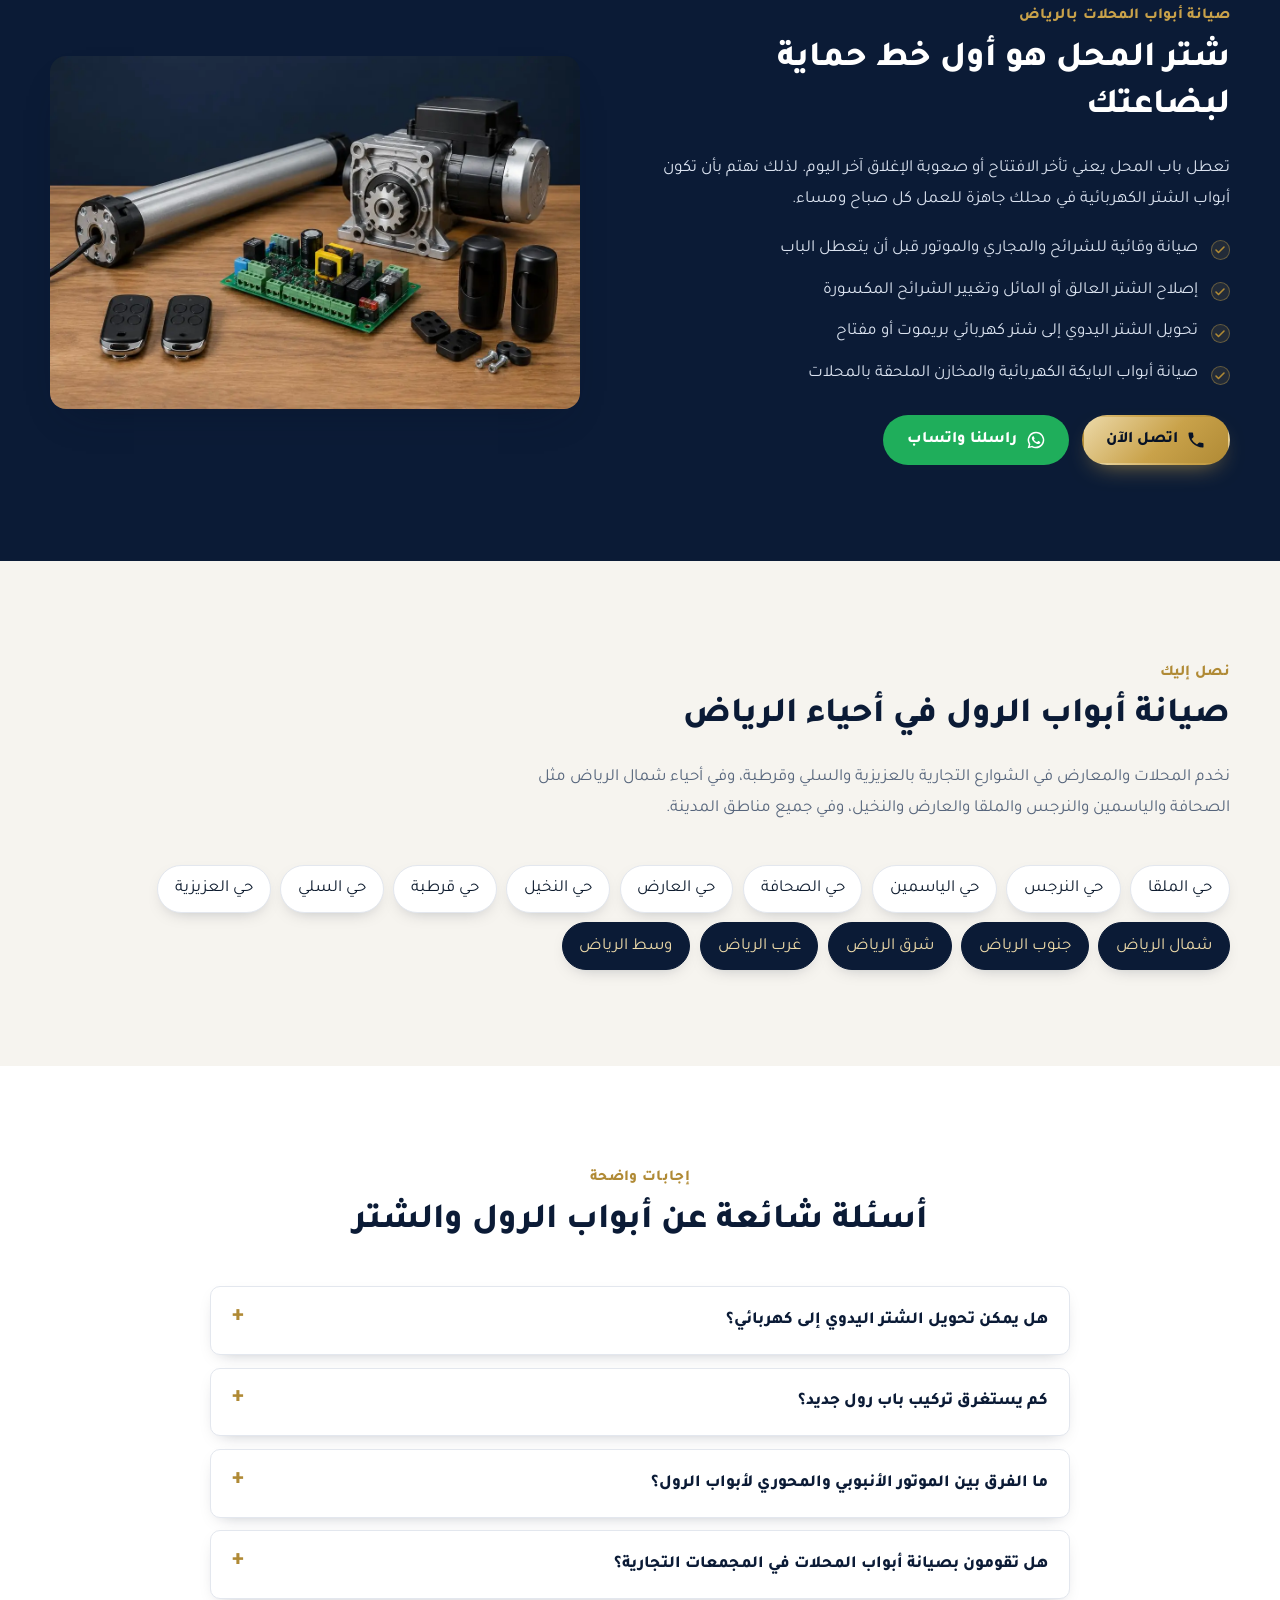
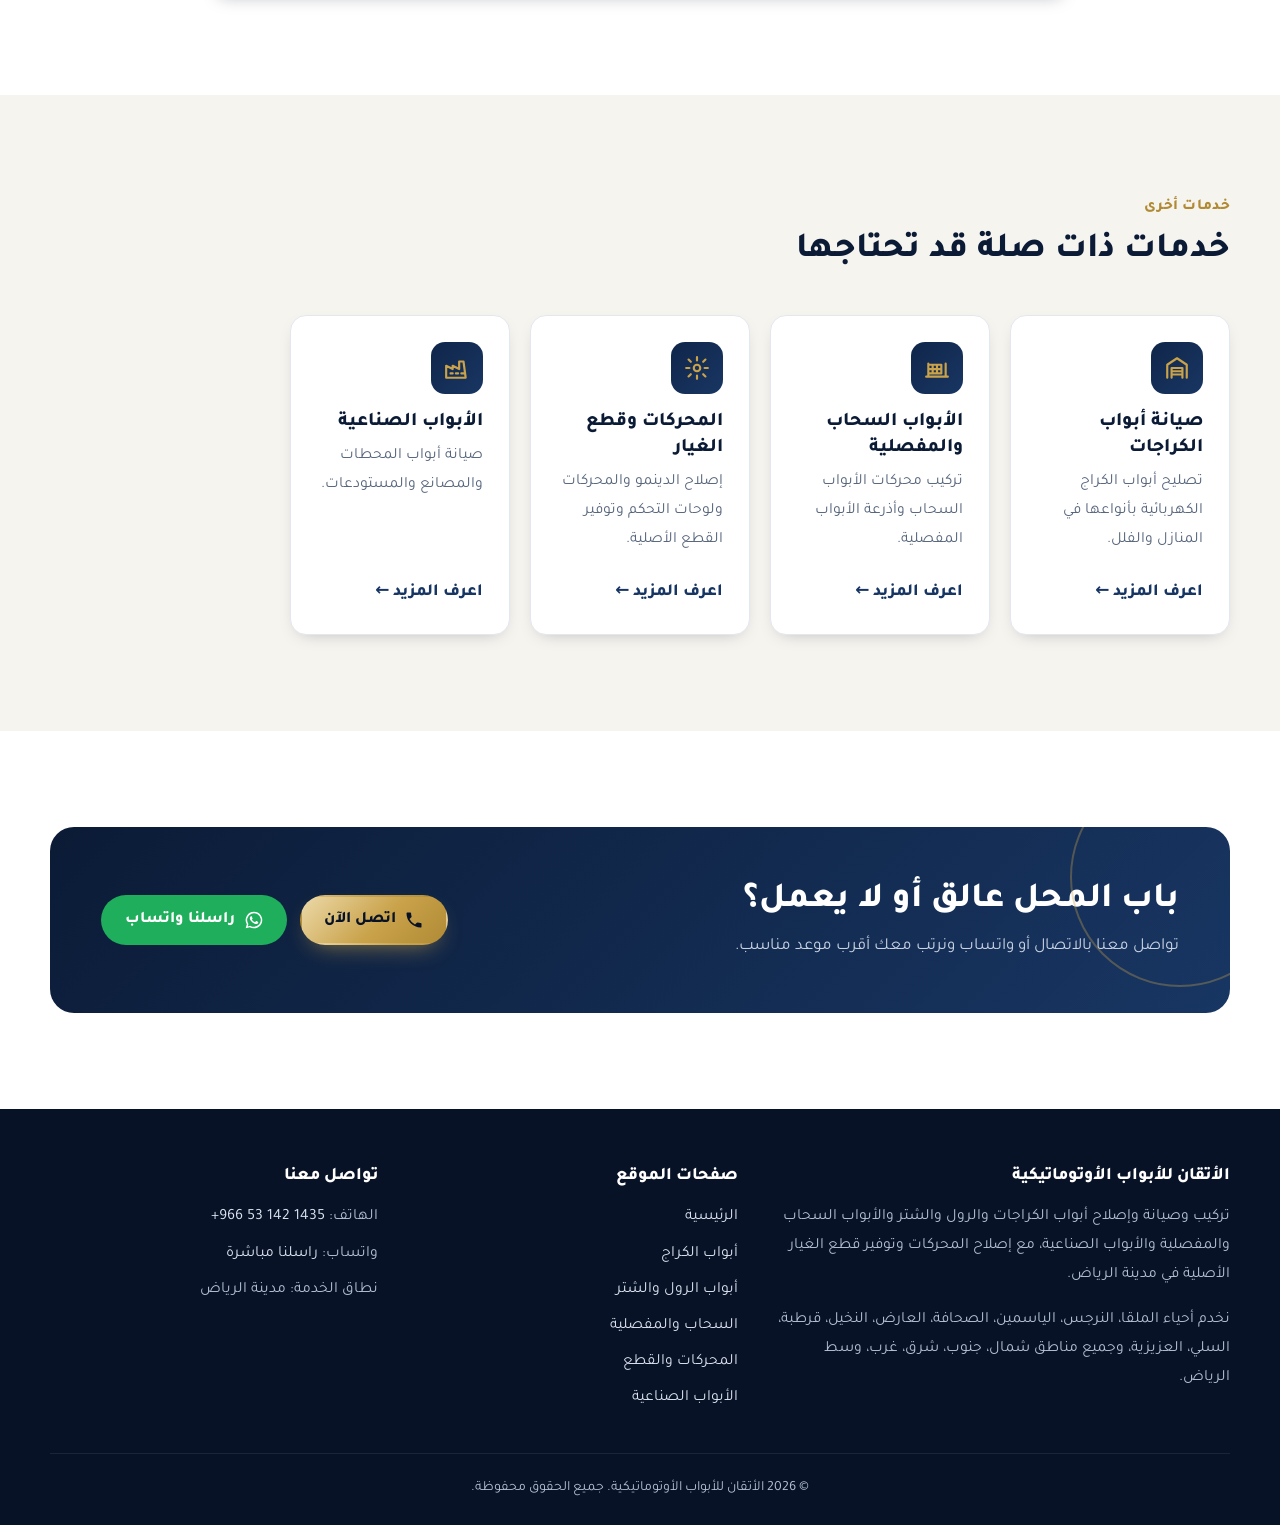
<file: roller-doors.html>
<!DOCTYPE html>
<html lang="ar" dir="rtl">
<head>
  <!-- Google tag (gtag.js) -->
<script async src="https://www.googletagmanager.com/gtag/js?id=AW-18568433888"></script>
<script>
  window.dataLayer = window.dataLayer || [];
  function gtag(){dataLayer.push(arguments);}
  gtag('js', new Date());
  gtag('config', 'AW-18568433888');
</script>
<!-- Event snippet for انقر للاتصال conversion page
In your html page, add the snippet and call gtag_report_conversion when someone clicks on the chosen link or button. -->
<script>
function gtag_report_conversion(url) {
  var callback = function () {
    if (typeof(url) != 'undefined') {
      window.location = url;
    }
  };
  gtag('event', 'conversion', {
      'send_to': 'AW-18568433888/M-nQCOXYjbYdEOChj5ZF',
      'value': 1.0,
      'currency': 'EGP',
      'event_callback': callback
  });
  return false;
}
</script>

<meta charset="utf-8">
<meta name="viewport" content="width=device-width, initial-scale=1">
<title>تركيب وصيانة أبواب الرول بالرياض | شتر المحلات – الأتقان</title>
<meta name="description" content="تركيب أبواب رول بالرياض وصيانتها وتصليحها للمحلات والمخازن والبايكات: شرائح وموتور وريموت، وتحويل الشتر اليدوي إلى كهربائي. اتصل أو واتساب 0531421435.">
<link rel="canonical" href="https://abo-anas.online/roller-doors.html">
<meta name="robots" content="index, follow, max-image-preview:large">
<meta name="theme-color" content="#0b1b36">
<meta name="format-detection" content="telephone=no">
<meta property="og:type" content="website">
<meta property="og:locale" content="ar_SA">
<meta property="og:site_name" content="الأتقان للأبواب الأوتوماتيكية">
<meta property="og:title" content="تركيب وصيانة أبواب الرول بالرياض | شتر المحلات – الأتقان">
<meta property="og:description" content="تركيب أبواب رول بالرياض وصيانتها وتصليحها للمحلات والمخازن والبايكات: شرائح وموتور وريموت، وتحويل الشتر اليدوي إلى كهربائي. اتصل أو واتساب 0531421435.">
<meta property="og:url" content="https://abo-anas.online/roller-doors.html">
<meta property="og:image" content="https://abo-anas.online/assets/images/2.webp">
<meta property="og:image:width" content="1200">
<meta property="og:image:height" content="800">
<meta property="og:image:type" content="image/webp">
<meta name="twitter:card" content="summary_large_image">
<meta name="twitter:title" content="تركيب وصيانة أبواب الرول بالرياض | شتر المحلات – الأتقان">
<meta name="twitter:description" content="تركيب أبواب رول بالرياض وصيانتها وتصليحها للمحلات والمخازن والبايكات: شرائح وموتور وريموت، وتحويل الشتر اليدوي إلى كهربائي. اتصل أو واتساب 0531421435.">
<meta name="twitter:image" content="https://abo-anas.online/assets/images/2.webp">
<link rel="icon" href="favicon.svg" type="image/svg+xml">
<link rel="preload" href="assets/fonts/tajawal-800-arabic.woff2" as="font" type="font/woff2" crossorigin>
<link rel="preload" href="assets/fonts/tajawal-400-arabic.woff2" as="font" type="font/woff2" crossorigin>
<link rel="preload" href="assets/images/2.webp" as="image" type="image/webp" fetchpriority="high">
<link rel="stylesheet" href="assets/css/style.css">
<script type="application/ld+json">{"@context":"https://schema.org","@graph":[{"@type":"WebSite","@id":"https://abo-anas.online/#website","url":"https://abo-anas.online/","name":"الأتقان للأبواب الأوتوماتيكية","inLanguage":"ar-SA","publisher":{"@id":"https://abo-anas.online/#business"}},{"@type":"HomeAndConstructionBusiness","@id":"https://abo-anas.online/#business","name":"الأتقان للأبواب الأوتوماتيكية","url":"https://abo-anas.online/","telephone":"+966531421435","image":"https://abo-anas.online/assets/images/1.webp","logo":"https://abo-anas.online/favicon.svg","address":{"@type":"PostalAddress","addressLocality":"الرياض","addressRegion":"منطقة الرياض","addressCountry":"SA"},"areaServed":[{"@type":"City","name":"الرياض"},{"@type":"Place","name":"حي الملقا، الرياض"},{"@type":"Place","name":"حي النرجس، الرياض"},{"@type":"Place","name":"حي الياسمين، الرياض"},{"@type":"Place","name":"حي الصحافة، الرياض"},{"@type":"Place","name":"حي العارض، الرياض"},{"@type":"Place","name":"حي النخيل، الرياض"},{"@type":"Place","name":"حي قرطبة، الرياض"},{"@type":"Place","name":"حي السلي، الرياض"},{"@type":"Place","name":"حي العزيزية، الرياض"}],"contactPoint":{"@type":"ContactPoint","telephone":"+966531421435","contactType":"customer service","areaServed":"SA","availableLanguage":["ar"]},"knowsAbout":["صيانة أبواب الكراج","أبواب الرول","الأبواب السحاب","أذرعة الأبواب المفصلية","محركات الأبواب الكهربائية","الأبواب الصناعية"]},{"@type":"WebPage","@id":"https://abo-anas.online/roller-doors.html#webpage","url":"https://abo-anas.online/roller-doors.html","name":"تركيب وصيانة أبواب الرول بالرياض | شتر المحلات – الأتقان","description":"تركيب أبواب رول بالرياض وصيانتها وتصليحها للمحلات والمخازن والبايكات: شرائح وموتور وريموت، وتحويل الشتر اليدوي إلى كهربائي. اتصل أو واتساب 0531421435.","inLanguage":"ar-SA","isPartOf":{"@id":"https://abo-anas.online/#website"},"about":{"@id":"https://abo-anas.online/#business"},"primaryImageOfPage":{"@type":"ImageObject","url":"https://abo-anas.online/assets/images/2.webp"},"breadcrumb":{"@id":"https://abo-anas.online/roller-doors.html#breadcrumb"}},{"@type":"BreadcrumbList","@id":"https://abo-anas.online/roller-doors.html#breadcrumb","itemListElement":[{"@type":"ListItem","position":1,"name":"الرئيسية","item":"https://abo-anas.online/"},{"@type":"ListItem","position":2,"name":"أبواب الرول والشتر","item":"https://abo-anas.online/roller-doors.html"}]},{"@type":"Service","@id":"https://abo-anas.online/roller-doors.html#service","name":"تركيب وصيانة وتصليح أبواب الرول والشتر بالرياض","serviceType":"أبواب الرول والشتر","description":"تركيب أبواب رول بالرياض وصيانتها وتصليحها للمحلات والمخازن والبايكات: شرائح وموتور وريموت، وتحويل الشتر اليدوي إلى كهربائي. اتصل أو واتساب 0531421435.","url":"https://abo-anas.online/roller-doors.html","provider":{"@id":"https://abo-anas.online/#business"},"areaServed":{"@type":"City","name":"الرياض"},"inLanguage":"ar-SA"}]}</script>
</head>
<body>
<a class="skip" href="#main">تخطَّ إلى المحتوى</a>
<header class="site-header">
  <div class="container header-inner">
    <a class="brand" href="./" aria-label="الأتقان للأبواب الأوتوماتيكية - الصفحة الرئيسية">
      <svg class="brand-mark" viewBox="0 0 64 64" aria-hidden="true"><rect width="64" height="64" rx="14" fill="#10264a"/><path d="M12 30 32 14l20 16v22H12z" fill="none" stroke="#c9a24a" stroke-width="4" stroke-linejoin="round"/><path d="M20 34h24M20 40h24M20 46h24" stroke="#ecd9a8" stroke-width="3.5" stroke-linecap="round"/></svg>
      <span>الأتقان<small>للأبواب الأوتوماتيكية – الرياض</small></span>
    </a>
    <nav class="nav" id="main-nav" aria-label="القائمة الرئيسية">
      <ul>
      <li><a href="./">الرئيسية</a></li>
      <li><a href="garage-doors.html">أبواب الكراج</a></li>
      <li><a href="roller-doors.html" aria-current="page">أبواب الرول والشتر</a></li>
      <li><a href="automatic-gates.html">السحاب والمفصلية</a></li>
      <li><a href="motors-and-spare-parts.html">المحركات والقطع</a></li>
      <li><a href="industrial-doors.html">الأبواب الصناعية</a></li>
      </ul>
    </nav>
    <div class="header-cta">
      <a class="btn btn-gold btn-sm" href="tel:+966531421435" onclick="return gtag_report_conversion('tel:+966531421435');" onclick="return gtag_report_conversion('tel:+966531421435');" onclick="return gtag_report_conversion('tel:+966531421435');" onclick="return gtag_report_conversion('tel:+966531421435');" onclick="return gtag_report_conversion('tel:+966531421435');" onclick="return gtag_report_conversion('tel:+966531421435');" data-loc="header"><svg viewBox="0 0 24 24" fill="currentColor" aria-hidden="true"><path d="M6.6 10.8a15.1 15.1 0 0 0 6.6 6.6l2.2-2.2a1 1 0 0 1 1-.25 11.4 11.4 0 0 0 3.6.57 1 1 0 0 1 1 1V20a1 1 0 0 1-1 1A17 17 0 0 1 3 4a1 1 0 0 1 1-1h3.5a1 1 0 0 1 1 1c0 1.25.2 2.45.57 3.57a1 1 0 0 1-.25 1z"/></svg><span>اتصل</span></a>
      <a class="btn btn-wa btn-sm" href="https://wa.me/966531421435" target="_blank" rel="noopener" data-loc="header"><svg viewBox="0 0 24 24" fill="currentColor" aria-hidden="true"><path d="M12 2a10 10 0 0 0-8.6 15.1L2 22l5-1.3A10 10 0 1 0 12 2zm0 18.2a8.2 8.2 0 0 1-4.2-1.15l-.3-.18-3 .78.8-2.9-.2-.3A8.2 8.2 0 1 1 12 20.2zm4.5-6.1c-.25-.13-1.47-.73-1.7-.81s-.39-.12-.56.12-.64.81-.79.98-.29.19-.54.06a6.7 6.7 0 0 1-3.32-2.9c-.25-.43.25-.4.72-1.33a.46.46 0 0 0-.02-.43c-.06-.12-.56-1.34-.76-1.84s-.4-.42-.56-.42h-.48a.92.92 0 0 0-.66.31 2.8 2.8 0 0 0-.87 2.07 4.85 4.85 0 0 0 1.02 2.58 11.1 11.1 0 0 0 4.24 3.75c1.58.68 2.2.74 2.99.62a2.55 2.55 0 0 0 1.68-1.18 2.07 2.07 0 0 0 .14-1.18c-.06-.1-.23-.17-.48-.29z"/></svg><span>واتساب</span></a>
      <button class="menu-toggle" type="button" aria-controls="main-nav" aria-expanded="false" aria-label="فتح القائمة"><svg width="22" height="22" viewBox="0 0 24 24" fill="none" stroke="currentColor" stroke-width="2.2" stroke-linecap="round" aria-hidden="true"><path d="M4 7h16M4 12h16M4 17h16"/></svg></button>
    </div>
  </div>
</header>
<main id="main">
<section class="hero sub">
  <div class="hero-media"><img src="assets/images/2.webp" alt="صف محلات تجارية بأبواب رول ألمنيوم فضية في الرياض وقت المساء" width="1200" height="800" fetchpriority="high" decoding="async"></div>
  <div class="container">
    <div class="hero-inner">
      <nav class="breadcrumbs" aria-label="مسار التنقل"><ol>
  <li><a href="./">الرئيسية</a></li>
  <li aria-current="page">أبواب الرول والشتر</li>
</ol></nav>
      <span class="eyebrow">أبواب الرول التجارية والمنزلية</span>
      <h1>تركيب وصيانة أبواب الرول والشتر للمحلات بالرياض</h1>
      <p class="lead">تركيب أبواب رول جديدة بمقاس الفتحة، وتصليح أبواب الرول القائمة، وصيانة أبواب الشتر الكهربائية للمحلات والمخازن والبايكات والكراجات.</p>
      <div class="hero-actions">
        <a class="btn btn-gold" href="tel:+966531421435" onclick="return gtag_report_conversion('tel:+966531421435');" onclick="return gtag_report_conversion('tel:+966531421435');" onclick="return gtag_report_conversion('tel:+966531421435');" onclick="return gtag_report_conversion('tel:+966531421435');" onclick="return gtag_report_conversion('tel:+966531421435');" onclick="return gtag_report_conversion('tel:+966531421435');" data-loc="hero"><svg viewBox="0 0 24 24" fill="currentColor" aria-hidden="true"><path d="M6.6 10.8a15.1 15.1 0 0 0 6.6 6.6l2.2-2.2a1 1 0 0 1 1-.25 11.4 11.4 0 0 0 3.6.57 1 1 0 0 1 1 1V20a1 1 0 0 1-1 1A17 17 0 0 1 3 4a1 1 0 0 1 1-1h3.5a1 1 0 0 1 1 1c0 1.25.2 2.45.57 3.57a1 1 0 0 1-.25 1z"/></svg><span>اتصل الآن</span></a>
        <a class="btn btn-outline" href="https://wa.me/966531421435" target="_blank" rel="noopener" data-loc="hero"><svg viewBox="0 0 24 24" fill="currentColor" aria-hidden="true"><path d="M12 2a10 10 0 0 0-8.6 15.1L2 22l5-1.3A10 10 0 1 0 12 2zm0 18.2a8.2 8.2 0 0 1-4.2-1.15l-.3-.18-3 .78.8-2.9-.2-.3A8.2 8.2 0 1 1 12 20.2zm4.5-6.1c-.25-.13-1.47-.73-1.7-.81s-.39-.12-.56.12-.64.81-.79.98-.29.19-.54.06a6.7 6.7 0 0 1-3.32-2.9c-.25-.43.25-.4.72-1.33a.46.46 0 0 0-.02-.43c-.06-.12-.56-1.34-.76-1.84s-.4-.42-.56-.42h-.48a.92.92 0 0 0-.66.31 2.8 2.8 0 0 0-.87 2.07 4.85 4.85 0 0 0 1.02 2.58 11.1 11.1 0 0 0 4.24 3.75c1.58.68 2.2.74 2.99.62a2.55 2.55 0 0 0 1.68-1.18 2.07 2.07 0 0 0 .14-1.18c-.06-.1-.23-.17-.48-.29z"/></svg><span>راسلنا واتساب</span></a>
      </div>
      <ul class="hero-points"><li>تركيب جديد</li><li>تصليح وصيانة</li><li>تحويل اليدوي إلى كهربائي</li></ul>
    </div>
  </div>
</section>

<section class="section" aria-labelledby="install-title">
  <div class="container split">
    <div class="prose">
      <span class="kicker">تركيب أبواب رول بالرياض</span>
      <h2 id="install-title">تركيب باب رول يناسب فتحتك واستخدامك</h2>
      <p>باب الرول الجيد يبدأ من قياس صحيح واختيار مناسب للشرائح والموتور. نزور الموقع ونأخذ مقاس الفتحة وارتفاع السقف والمساحة المتاحة لصندوق اللف، ثم نقترح نوع الباب الأنسب.</p>
      <h3>مراحل التركيب</h3>
      <ul class="check-list"><li>أخذ المقاسات بدقة وتحديد مكان الموتور ومصدر الكهرباء</li><li>اختيار نوع الشرائح وسماكتها حسب الاستخدام ودرجة الأمان المطلوبة</li><li>اختيار موتور بقدرة تناسب وزن الباب ومساحته</li><li>تثبيت المجاري الجانبية وعمود اللف والصندوق</li><li>توصيل الموتور وضبط حدود الحركة وبرمجة الريموت أو المفتاح</li><li>اختبار التشغيل وشرح طريقة الفتح اليدوي في حالات الطوارئ</li></ul>
    </div>
    <figure class="figure"><img src="assets/images/2.webp" alt="واجهة محلات بأبواب رول ألمنيوم مغلقة وباب مفتوح جزئياً يظهر داخل مخزن" width="1200" height="800" loading="lazy" decoding="async"></figure>
  </div>
</section>

<section class="section soft" aria-labelledby="types-title">
  <div class="container prose prose-wide">
    <span class="kicker">أنواع أبواب الرول</span>
    <h2 id="types-title">أي نوع من أبواب الرول يناسبك؟</h2>
    <p>تختلف أبواب الرول في المادة والوزن وطريقة التشغيل. هذا جدول مختصر يساعدك على المقارنة قبل التركيب:</p>
    <div class="table-wrap"><table>
<thead><tr><th scope="col">نوع باب الرول</th><th scope="col">الاستخدام الشائع</th><th scope="col">ملاحظات</th></tr></thead>
<tbody>
<tr><th scope="row">رول ألمنيوم معزول</th><td>الكراجات المنزلية والمحلات الصغيرة</td><td>خفيف الوزن، هادئ في التشغيل، ويقلل انتقال الحرارة.</td></tr>
<tr><th scope="row">رول حديد مجلفن</th><td>المحلات التجارية والمخازن</td><td>أقوى في مقاومة الصدمات، ويحتاج موتوراً بقدرة مناسبة لوزنه.</td></tr>
<tr><th scope="row">شتر مخرّم أو شبكي</th><td>واجهات المعارض والمحلات</td><td>يسمح برؤية المعروضات مع بقاء المحل مغلقاً.</td></tr>
<tr><th scope="row">رول البايكات والمستودعات</th><td>البايكة والمخازن الملحقة بالمنازل والمزارع</td><td>فتحات عريضة غالباً، وتناسبها المحركات المحورية القوية.</td></tr>
</tbody></table></div>
  </div>
</section>

<section class="section" aria-labelledby="faults-title">
  <div class="container">
    <div class="section-head">
      <span class="kicker">تصليح أبواب الرول بالرياض</span>
      <h2 id="faults-title">أعطال أبواب الرول والشتر الشائعة</h2>
      <p>نصلح أعطال أبواب الرول الكهربائية واليدوية في موقعها، ونستبدل الجزء التالف فقط متى كان ذلك ممكناً.</p>
    </div>
    <div class="grid cards">
    <article class="card">
      <div class="icon"><svg viewBox="0 0 24 24" fill="none" stroke="currentColor" stroke-width="2" stroke-linecap="round" aria-hidden="true"><rect x="3" y="3" width="18" height="4" rx="1"/><path d="M5 7v14M19 7v14M5 11h14M5 14h14M5 17h14"/></svg></div>
      <h3>انحشار الشرائح أو ميلان الباب</h3>
      <p>يحدث عند تلف شريحة أو انحناء المجرى. نعدل المجاري ونستبدل الشرائح المتضررة فقط.</p>
      
    </article>
    <article class="card">
      <div class="icon"><svg viewBox="0 0 24 24" fill="none" stroke="currentColor" stroke-width="2" stroke-linecap="round" stroke-linejoin="round" aria-hidden="true"><circle cx="12" cy="12" r="3"/><path d="M12 2v3M12 19v3M4.2 4.2l2.1 2.1M17.7 17.7l2.1 2.1M2 12h3M19 12h3M4.2 19.8l2.1-2.1M17.7 6.3l2.1-2.1"/></svg></div>
      <h3>الموتور يصدر صوتاً ولا يرفع الباب</h3>
      <p>قد يكون السبب ضعف الموتور الأنبوبي أو المحوري أو عطلاً في المكثف أو الفرامل. نفحصه ونصلحه أو نستبدله.</p>
      
    </article>
    <article class="card">
      <div class="icon"><svg viewBox="0 0 24 24" fill="none" stroke="currentColor" stroke-width="2" stroke-linecap="round" aria-hidden="true"><rect x="7" y="2" width="10" height="20" rx="3"/><circle cx="12" cy="8" r="1.5"/><path d="M10 13h4M10 16h4"/></svg></div>
      <h3>الريموت أو المفتاح لا يعمل</h3>
      <p>نفحص المفتاح الجداري وجهاز الاستقبال ونعيد برمجة الريموت أو نوفر ريموت أصلياً.</p>
      
    </article>
    <article class="card">
      <div class="icon"><svg viewBox="0 0 24 24" fill="none" stroke="currentColor" stroke-width="2" stroke-linecap="round" stroke-linejoin="round" aria-hidden="true"><path d="M14.7 6.3a4 4 0 0 0-5.4 5.4L3 18v3h3l6.3-6.3a4 4 0 0 0 5.4-5.4l-2.5 2.5-2.4-.6-.6-2.4z"/></svg></div>
      <h3>توقف الباب قبل نهاية المسار</h3>
      <p>يحتاج إلى إعادة ضبط مفاتيح نهاية الحركة في الموتور حتى يُغلق الباب تماماً ويفتح للحد المطلوب.</p>
      
    </article>
    <article class="card">
      <div class="icon"><svg viewBox="0 0 24 24" fill="none" stroke="currentColor" stroke-width="2" stroke-linecap="round" stroke-linejoin="round" aria-hidden="true"><path d="M3 9l1.5-5h15L21 9M3 9h18v12H3zM8 21v-7h8v7"/></svg></div>
      <h3>تلف القفل أو الشريحة السفلية</h3>
      <p>نستبدل القفل والشريحة السفلية والمطاط لإحكام الإغلاق وحماية المحل من الغبار.</p>
      
    </article>
    <article class="card">
      <div class="icon"><svg viewBox="0 0 24 24" fill="none" stroke="currentColor" stroke-width="2" stroke-linecap="round" aria-hidden="true"><circle cx="12" cy="12" r="2"/><path d="M8.5 8.5a5 5 0 0 0 0 7M15.5 8.5a5 5 0 0 1 0 7M5.6 5.6a9 9 0 0 0 0 12.8M18.4 5.6a9 9 0 0 1 0 12.8"/></svg></div>
      <h3>الباب ينزل بسرعة أو يرتطم بالأرض</h3>
      <p>مؤشر على خلل في فرامل الموتور أو الحدود، ويحتاج ضبطاً عاجلاً حفاظاً على السلامة.</p>
      
    </article>
  </div>
  </div>
</section>

<section class="section navy" id="shops" aria-labelledby="shops-title">
  <div class="container split">
    <div>
      <span class="kicker">صيانة أبواب المحلات بالرياض</span>
      <h2 id="shops-title">شتر المحل هو أول خط حماية لبضاعتك</h2>
      <p>تعطل باب المحل يعني تأخر الافتتاح أو صعوبة الإغلاق آخر اليوم. لذلك نهتم بأن تكون أبواب الشتر الكهربائية في محلك جاهزة للعمل كل صباح ومساء.</p>
      <ul class="check-list"><li>صيانة وقائية للشرائح والمجاري والموتور قبل أن يتعطل الباب</li><li>إصلاح الشتر العالق أو المائل وتغيير الشرائح المكسورة</li><li>تحويل الشتر اليدوي إلى شتر كهربائي بريموت أو مفتاح</li><li>صيانة أبواب البايكة الكهربائية والمخازن الملحقة بالمحلات</li></ul>
      <div class="hero-actions"><a class="btn btn-gold" href="tel:+966531421435" onclick="return gtag_report_conversion('tel:+966531421435');" onclick="return gtag_report_conversion('tel:+966531421435');" onclick="return gtag_report_conversion('tel:+966531421435');" onclick="return gtag_report_conversion('tel:+966531421435');" onclick="return gtag_report_conversion('tel:+966531421435');" data-loc="shops"><svg viewBox="0 0 24 24" fill="currentColor" aria-hidden="true"><path d="M6.6 10.8a15.1 15.1 0 0 0 6.6 6.6l2.2-2.2a1 1 0 0 1 1-.25 11.4 11.4 0 0 0 3.6.57 1 1 0 0 1 1 1V20a1 1 0 0 1-1 1A17 17 0 0 1 3 4a1 1 0 0 1 1-1h3.5a1 1 0 0 1 1 1c0 1.25.2 2.45.57 3.57a1 1 0 0 1-.25 1z"/></svg><span>اتصل الآن</span></a><a class="btn btn-wa" href="https://wa.me/966531421435" target="_blank" rel="noopener" data-loc="shops"><svg viewBox="0 0 24 24" fill="currentColor" aria-hidden="true"><path d="M12 2a10 10 0 0 0-8.6 15.1L2 22l5-1.3A10 10 0 1 0 12 2zm0 18.2a8.2 8.2 0 0 1-4.2-1.15l-.3-.18-3 .78.8-2.9-.2-.3A8.2 8.2 0 1 1 12 20.2zm4.5-6.1c-.25-.13-1.47-.73-1.7-.81s-.39-.12-.56.12-.64.81-.79.98-.29.19-.54.06a6.7 6.7 0 0 1-3.32-2.9c-.25-.43.25-.4.72-1.33a.46.46 0 0 0-.02-.43c-.06-.12-.56-1.34-.76-1.84s-.4-.42-.56-.42h-.48a.92.92 0 0 0-.66.31 2.8 2.8 0 0 0-.87 2.07 4.85 4.85 0 0 0 1.02 2.58 11.1 11.1 0 0 0 4.24 3.75c1.58.68 2.2.74 2.99.62a2.55 2.55 0 0 0 1.68-1.18 2.07 2.07 0 0 0 .14-1.18c-.06-.1-.23-.17-.48-.29z"/></svg><span>راسلنا واتساب</span></a></div>
    </div>
    <figure class="figure"><img src="assets/images/5.webp" alt="موتور رول أنبوبي ولوحة تحكم وريموتات من قطع غيار أبواب الرول والشتر" width="1200" height="800" loading="lazy" decoding="async"></figure>
  </div>
</section>

<section class="section soft" id="areas" aria-labelledby="areas-title">
  <div class="container">
    <div class="section-head">
      <span class="kicker">نصل إليك</span>
      <h2 id="areas-title">صيانة أبواب الرول في أحياء الرياض</h2>
      <p>نخدم المحلات والمعارض في الشوارع التجارية بالعزيزية والسلي وقرطبة، وفي أحياء شمال الرياض مثل الصحافة والياسمين والنرجس والملقا والعارض والنخيل، وفي جميع مناطق المدينة.</p>
    </div>
    <ul class="areas"><li>حي الملقا</li><li>حي النرجس</li><li>حي الياسمين</li><li>حي الصحافة</li><li>حي العارض</li><li>حي النخيل</li><li>حي قرطبة</li><li>حي السلي</li><li>حي العزيزية</li><li class="dir">شمال الرياض</li><li class="dir">جنوب الرياض</li><li class="dir">شرق الرياض</li><li class="dir">غرب الرياض</li><li class="dir">وسط الرياض</li></ul>
  </div>
</section>


<section class="section" id="faq" aria-labelledby="faq-title">
  <div class="container">
    <div class="section-head center">
      <span class="kicker">إجابات واضحة</span>
      <h2 id="faq-title">أسئلة شائعة عن أبواب الرول والشتر</h2>
    </div>
    <div class="faq">
    <details><summary>هل يمكن تحويل الشتر اليدوي إلى كهربائي؟</summary><p>نعم في أغلب الحالات، إذا كانت الشرائح والمجاري بحالة جيدة. نركّب موتوراً بقدرة تناسب وزن الباب ومقاسه، مع مفتاح جداري أو ريموت.</p></details>
    <details><summary>كم يستغرق تركيب باب رول جديد؟</summary><p>يعتمد على مقاس الفتحة ونوع الشرائح وتجهيز الموقع. بعد أخذ المقاسات نوضح لك المدة المتوقعة وموعد التركيب.</p></details>
    <details><summary>ما الفرق بين الموتور الأنبوبي والمحوري لأبواب الرول؟</summary><p>الموتور الأنبوبي يُركّب داخل عمود اللف ويناسب الأبواب الخفيفة والمتوسطة، بينما الموتور المحوري (الخارجي) يُثبت على جانب العمود ويناسب الأبواب الثقيلة والعريضة.</p></details>
    <details><summary>هل تقومون بصيانة أبواب المحلات في المجمعات التجارية؟</summary><p>نعم، نقدم صيانة أبواب المحلات بالرياض سواء في الشوارع التجارية أو المجمعات، ويمكن التنسيق على موعد يناسب أوقات عمل المحل.</p></details>
    </div>
  </div>
</section>


<section class="section soft" aria-labelledby="related-title">
  <div class="container">
    <div class="section-head">
      <span class="kicker">خدمات أخرى</span>
      <h2 id="related-title">خدمات ذات صلة قد تحتاجها</h2>
    </div>
    <div class="grid cards related">
    <article class="card">
      <div class="icon"><svg viewBox="0 0 24 24" fill="none" stroke="currentColor" stroke-width="2" stroke-linecap="round" stroke-linejoin="round" aria-hidden="true"><path d="M3 21V9l9-6 9 6v12"/><path d="M7 21v-9h10v9M7 15h10M7 18h10"/></svg></div>
      <h3>صيانة أبواب الكراجات</h3>
      <p>تصليح أبواب الكراج الكهربائية بأنواعها في المنازل والفلل.</p>
      <a class="card-link stretched" href="garage-doors.html">اعرف المزيد</a>
    </article>
    <article class="card">
      <div class="icon"><svg viewBox="0 0 24 24" fill="none" stroke="currentColor" stroke-width="2" stroke-linecap="round" aria-hidden="true"><path d="M2 20h20M4 20V8M20 20V8M4 9h12M4 13h12M4 17h12M8 9v8M12 9v8M16 9v8"/></svg></div>
      <h3>الأبواب السحاب والمفصلية</h3>
      <p>تركيب محركات الأبواب السحاب وأذرعة الأبواب المفصلية.</p>
      <a class="card-link stretched" href="automatic-gates.html">اعرف المزيد</a>
    </article>
    <article class="card">
      <div class="icon"><svg viewBox="0 0 24 24" fill="none" stroke="currentColor" stroke-width="2" stroke-linecap="round" stroke-linejoin="round" aria-hidden="true"><circle cx="12" cy="12" r="3"/><path d="M12 2v3M12 19v3M4.2 4.2l2.1 2.1M17.7 17.7l2.1 2.1M2 12h3M19 12h3M4.2 19.8l2.1-2.1M17.7 6.3l2.1-2.1"/></svg></div>
      <h3>المحركات وقطع الغيار</h3>
      <p>إصلاح الدينمو والمحركات ولوحات التحكم وتوفير القطع الأصلية.</p>
      <a class="card-link stretched" href="motors-and-spare-parts.html">اعرف المزيد</a>
    </article>
    <article class="card">
      <div class="icon"><svg viewBox="0 0 24 24" fill="none" stroke="currentColor" stroke-width="2" stroke-linecap="round" stroke-linejoin="round" aria-hidden="true"><path d="M2 21V10l6 3V10l6 3V6h4l2 15zM6 17h2M11 17h2M16 17h2"/></svg></div>
      <h3>الأبواب الصناعية</h3>
      <p>صيانة أبواب المحطات والمصانع والمستودعات.</p>
      <a class="card-link stretched" href="industrial-doors.html">اعرف المزيد</a>
    </article>
  </div>
  </div>
</section>


<section class="section" aria-label="تواصل معنا">
  <div class="container">
    <div class="cta-band">
      <div>
        <h2>باب المحل عالق أو لا يعمل؟</h2>
        <p>تواصل معنا بالاتصال أو واتساب ونرتب معك أقرب موعد مناسب.</p>
      </div>
      <div class="hero-actions">
        <a class="btn btn-gold" href="tel:+966531421435" onclick="return gtag_report_conversion('tel:+966531421435');" onclick="return gtag_report_conversion('tel:+966531421435');" onclick="return gtag_report_conversion('tel:+966531421435');" onclick="return gtag_report_conversion('tel:+966531421435');" onclick="return gtag_report_conversion('tel:+966531421435');" data-loc="cta_band"><svg viewBox="0 0 24 24" fill="currentColor" aria-hidden="true"><path d="M6.6 10.8a15.1 15.1 0 0 0 6.6 6.6l2.2-2.2a1 1 0 0 1 1-.25 11.4 11.4 0 0 0 3.6.57 1 1 0 0 1 1 1V20a1 1 0 0 1-1 1A17 17 0 0 1 3 4a1 1 0 0 1 1-1h3.5a1 1 0 0 1 1 1c0 1.25.2 2.45.57 3.57a1 1 0 0 1-.25 1z"/></svg><span>اتصل الآن</span></a>
        <a class="btn btn-wa" href="https://wa.me/966531421435" target="_blank" rel="noopener" data-loc="cta_band"><svg viewBox="0 0 24 24" fill="currentColor" aria-hidden="true"><path d="M12 2a10 10 0 0 0-8.6 15.1L2 22l5-1.3A10 10 0 1 0 12 2zm0 18.2a8.2 8.2 0 0 1-4.2-1.15l-.3-.18-3 .78.8-2.9-.2-.3A8.2 8.2 0 1 1 12 20.2zm4.5-6.1c-.25-.13-1.47-.73-1.7-.81s-.39-.12-.56.12-.64.81-.79.98-.29.19-.54.06a6.7 6.7 0 0 1-3.32-2.9c-.25-.43.25-.4.72-1.33a.46.46 0 0 0-.02-.43c-.06-.12-.56-1.34-.76-1.84s-.4-.42-.56-.42h-.48a.92.92 0 0 0-.66.31 2.8 2.8 0 0 0-.87 2.07 4.85 4.85 0 0 0 1.02 2.58 11.1 11.1 0 0 0 4.24 3.75c1.58.68 2.2.74 2.99.62a2.55 2.55 0 0 0 1.68-1.18 2.07 2.07 0 0 0 .14-1.18c-.06-.1-.23-.17-.48-.29z"/></svg><span>راسلنا واتساب</span></a>
      </div>
    </div>
  </div>
</section>

</main>
<footer class="site-footer">
  <div class="container">
    <div class="footer-grid">
      <div>
        <h2>الأتقان للأبواب الأوتوماتيكية</h2>
        <p>تركيب وصيانة وإصلاح أبواب الكراجات والرول والشتر والأبواب السحاب والمفصلية والأبواب الصناعية، مع إصلاح المحركات وتوفير قطع الغيار الأصلية في مدينة الرياض.</p>
        <p>نخدم أحياء الملقا، النرجس، الياسمين، الصحافة، العارض، النخيل، قرطبة، السلي، العزيزية، وجميع مناطق شمال، جنوب، شرق، غرب، وسط الرياض.</p>
      </div>
      <div>
        <h2>صفحات الموقع</h2>
        <ul>
        <li><a href="./">الرئيسية</a></li>
        <li><a href="garage-doors.html">أبواب الكراج</a></li>
        <li><a href="roller-doors.html">أبواب الرول والشتر</a></li>
        <li><a href="automatic-gates.html">السحاب والمفصلية</a></li>
        <li><a href="motors-and-spare-parts.html">المحركات والقطع</a></li>
        <li><a href="industrial-doors.html">الأبواب الصناعية</a></li>
        </ul>
      </div>
      <div>
        <h2>تواصل معنا</h2>
        <ul>
          <li>الهاتف: <a href="tel:+966531421435" onclick="return gtag_report_conversion('tel:+966531421435');" onclick="return gtag_report_conversion('tel:+966531421435');" onclick="return gtag_report_conversion('tel:+966531421435');" onclick="return gtag_report_conversion('tel:+966531421435');" onclick="return gtag_report_conversion('tel:+966531421435');" data-loc="footer"><span class="ltr">+966 53 142 1435</span></a></li>
          <li>واتساب: <a href="https://wa.me/966531421435" target="_blank" rel="noopener" data-loc="footer">راسلنا مباشرة</a></li>
          <li>نطاق الخدمة: مدينة الرياض</li>
        </ul>
      </div>
    </div>
    <div class="footer-bottom">© <span id="year">2026</span> الأتقان للأبواب الأوتوماتيكية. جميع الحقوق محفوظة.</div>
  </div>
</footer>
<div class="sticky-contact" aria-label="تواصل سريع">
  <a class="call" href="tel:+966531421435" onclick="return gtag_report_conversion('tel:+966531421435');" onclick="return gtag_report_conversion('tel:+966531421435');" onclick="return gtag_report_conversion('tel:+966531421435');" onclick="return gtag_report_conversion('tel:+966531421435');" onclick="return gtag_report_conversion('tel:+966531421435');" data-loc="sticky_bar" aria-label="اتصال هاتفي"><svg viewBox="0 0 24 24" fill="currentColor" aria-hidden="true"><path d="M6.6 10.8a15.1 15.1 0 0 0 6.6 6.6l2.2-2.2a1 1 0 0 1 1-.25 11.4 11.4 0 0 0 3.6.57 1 1 0 0 1 1 1V20a1 1 0 0 1-1 1A17 17 0 0 1 3 4a1 1 0 0 1 1-1h3.5a1 1 0 0 1 1 1c0 1.25.2 2.45.57 3.57a1 1 0 0 1-.25 1z"/></svg><span>اتصال</span></a>
  <a class="wa" href="https://wa.me/966531421435" target="_blank" rel="noopener" data-loc="sticky_bar" aria-label="مراسلة واتساب"><svg viewBox="0 0 24 24" fill="currentColor" aria-hidden="true"><path d="M12 2a10 10 0 0 0-8.6 15.1L2 22l5-1.3A10 10 0 1 0 12 2zm0 18.2a8.2 8.2 0 0 1-4.2-1.15l-.3-.18-3 .78.8-2.9-.2-.3A8.2 8.2 0 1 1 12 20.2zm4.5-6.1c-.25-.13-1.47-.73-1.7-.81s-.39-.12-.56.12-.64.81-.79.98-.29.19-.54.06a6.7 6.7 0 0 1-3.32-2.9c-.25-.43.25-.4.72-1.33a.46.46 0 0 0-.02-.43c-.06-.12-.56-1.34-.76-1.84s-.4-.42-.56-.42h-.48a.92.92 0 0 0-.66.31 2.8 2.8 0 0 0-.87 2.07 4.85 4.85 0 0 0 1.02 2.58 11.1 11.1 0 0 0 4.24 3.75c1.58.68 2.2.74 2.99.62a2.55 2.55 0 0 0 1.68-1.18 2.07 2.07 0 0 0 .14-1.18c-.06-.1-.23-.17-.48-.29z"/></svg><span>واتساب</span></a>
</div>
<script src="assets/js/main.js" defer></script>
</body>
</html>
</file>
<file: assets/css/style.css>
/* أبو أنس للأبواب الأوتوماتيكية — ملف التنسيق الرئيسي */
@font-face{font-family:"Tajawal";font-style:normal;font-weight:400;font-display:swap;src:url(../fonts/tajawal-400-arabic.woff2) format("woff2");unicode-range:U+0600-06FF,U+0750-077F,U+0870-08FF,U+200C-200E,U+2010-2011,U+FB50-FDFF,U+FE70-FEFC}
@font-face{font-family:"Tajawal";font-style:normal;font-weight:400;font-display:swap;src:url(../fonts/tajawal-400-latin.woff2) format("woff2");unicode-range:U+0000-00FF,U+2000-206F}
@font-face{font-family:"Tajawal";font-style:normal;font-weight:800;font-display:swap;src:url(../fonts/tajawal-800-arabic.woff2) format("woff2");unicode-range:U+0600-06FF,U+0750-077F,U+0870-08FF,U+200C-200E,U+2010-2011,U+FB50-FDFF,U+FE70-FEFC}
@font-face{font-family:"Tajawal";font-style:normal;font-weight:800;font-display:swap;src:url(../fonts/tajawal-800-latin.woff2) format("woff2");unicode-range:U+0000-00FF,U+2000-206F}

:root{
  --navy-950:#071226;--navy-900:#0b1b36;--navy-800:#10264a;--navy-700:#183663;--navy-100:#e7ecf5;
  --gold:#c9a24a;--gold-600:#b08a35;--gold-200:#ecd9a8;--gold-50:#faf5e8;
  --white:#fff;--ink:#0d1b2e;--muted:#56657c;--line:#e3e7ee;--soft:#f6f4ef;
  --wa:#1fae5b;--wa-600:#178a48;
  --radius:16px;--radius-sm:10px;
  --shadow:0 18px 40px -22px rgba(7,18,38,.45);
  --shadow-sm:0 6px 18px -10px rgba(7,18,38,.35);
  --font:"Tajawal",system-ui,-apple-system,"Segoe UI",Tahoma,Arial,sans-serif;
  --container:1180px;
}
*,*::before,*::after{box-sizing:border-box}
html{scroll-behavior:smooth;-webkit-text-size-adjust:100%}
body{margin:0;font-family:var(--font);font-size:1.0625rem;line-height:1.85;color:var(--ink);background:var(--white);text-rendering:optimizeLegibility}
img{max-width:100%;height:auto;display:block}
a{color:var(--navy-700);text-decoration-thickness:1px;text-underline-offset:4px}
a:hover{color:var(--gold-600)}
h1,h2,h3{font-weight:800;line-height:1.35;margin:0 0 .6em;color:var(--navy-900)}
h1{font-size:clamp(1.9rem,4.2vw,3.1rem)}
h2{font-size:clamp(1.5rem,3vw,2.2rem)}
h3{font-size:1.2rem}
p{margin:0 0 1em}
ul{padding-inline-start:1.2em}
:focus-visible{outline:3px solid var(--gold);outline-offset:3px;border-radius:4px}
.container{width:min(100% - 2.5rem,var(--container));margin-inline:auto}
.skip{position:absolute;inset-inline-start:-999px;top:0;background:var(--gold);color:var(--navy-950);padding:.6rem 1rem;z-index:100}
.skip:focus{inset-inline-start:1rem}
.ltr{direction:ltr;unicode-bidi:isolate;display:inline-block}

/* Header */
.site-header{position:sticky;top:0;z-index:50;background:rgba(11,27,54,.97);backdrop-filter:saturate(1.4) blur(8px);border-bottom:1px solid rgba(201,162,74,.25)}
.header-inner{display:flex;align-items:center;justify-content:space-between;gap:1rem;min-height:72px}
.brand{display:flex;align-items:center;gap:.7rem;color:var(--white);text-decoration:none;font-weight:800;line-height:1.2}
.brand:hover{color:var(--white)}
.brand-mark{width:42px;height:42px;flex:none}
.brand small{display:block;font-weight:400;font-size:.78rem;color:var(--gold-200)}
.nav ul{list-style:none;margin:0;padding:0;display:flex;gap:.25rem}
.nav a{display:block;color:#dfe6f2;text-decoration:none;padding:.5rem .75rem;border-radius:8px;font-size:.98rem}
.nav a:hover,.nav a[aria-current="page"]{color:var(--gold-200);background:rgba(255,255,255,.06)}
.header-cta{display:flex;gap:.5rem;align-items:center}
.menu-toggle{display:none;background:transparent;border:1px solid rgba(255,255,255,.25);color:var(--white);border-radius:10px;width:44px;height:44px;cursor:pointer}
.menu-toggle svg{margin:auto}

/* Buttons */
.btn{display:inline-flex;align-items:center;justify-content:center;gap:.55rem;font:inherit;font-weight:800;font-size:1rem;padding:.8rem 1.35rem;border-radius:999px;text-decoration:none;border:2px solid transparent;cursor:pointer;transition:transform .15s ease,background .2s ease,box-shadow .2s ease;line-height:1.2;min-height:48px}
.btn:hover{transform:translateY(-2px)}
.btn svg{width:20px;height:20px;flex:none}
.btn-gold{background:linear-gradient(135deg,var(--gold-200),var(--gold) 55%,var(--gold-600));color:var(--navy-950);box-shadow:0 10px 24px -12px rgba(201,162,74,.8)}
.btn-gold:hover{color:var(--navy-950)}
.btn-wa{background:var(--wa);color:var(--white)}
.btn-wa:hover{background:var(--wa-600);color:var(--white)}
.btn-outline{border-color:rgba(255,255,255,.55);color:var(--white)}
.btn-outline:hover{border-color:var(--gold);color:var(--gold-200)}
.btn-navy{background:var(--navy-800);color:var(--white)}
.btn-navy:hover{background:var(--navy-700);color:var(--white)}
.btn-sm{padding:.55rem 1rem;min-height:42px;font-size:.92rem}

/* Hero */
.hero{position:relative;isolation:isolate;color:var(--white);background:var(--navy-950);overflow:hidden}
.hero-media{position:absolute;inset:0;z-index:-2}
.hero-media img{width:100%;height:100%;object-fit:cover}
.hero::before{content:"";position:absolute;inset:0;z-index:-1;background:linear-gradient(270deg,rgba(7,18,38,.96) 0%,rgba(7,18,38,.82) 42%,rgba(7,18,38,.35) 100%)}
.hero-inner{padding:clamp(4rem,10vw,7.5rem) 0 clamp(3.5rem,8vw,6rem);max-width:690px}
.hero.sub .hero-inner{padding:clamp(2.5rem,6vw,4.5rem) 0 clamp(2.5rem,6vw,4rem)}
.hero h1{color:var(--white)}
.hero h1 span{color:var(--gold)}
.eyebrow{display:inline-flex;align-items:center;gap:.5rem;font-size:.92rem;color:var(--gold-200);border:1px solid rgba(201,162,74,.45);padding:.3rem .9rem;border-radius:999px;margin-bottom:1.2rem}
.lead{font-size:1.15rem;color:#d6deeb;max-width:60ch}
.hero-actions{display:flex;flex-wrap:wrap;gap:.8rem;margin-top:1.6rem}
.hero-points{display:flex;flex-wrap:wrap;gap:.6rem 1.4rem;list-style:none;padding:0;margin:2rem 0 0;color:#e7ecf5;font-size:.98rem}
.hero-points li{display:flex;align-items:center;gap:.45rem}
.hero-points li::before{content:"";width:9px;height:9px;border-radius:50%;background:var(--gold);box-shadow:0 0 0 4px rgba(201,162,74,.2)}

/* Breadcrumbs */
.breadcrumbs ol{list-style:none;display:flex;flex-wrap:wrap;gap:.35rem;padding:0;margin:0 0 1.2rem;font-size:.92rem;color:#c8d2e2}
.breadcrumbs li+li::before{content:"‹";margin-inline-end:.35rem;color:var(--gold)}
.breadcrumbs a{color:var(--gold-200);text-decoration:none}
.breadcrumbs a:hover{text-decoration:underline}

/* Sections */
.section{padding:clamp(3.5rem,8vw,6rem) 0}
.section.soft{background:var(--soft)}
.section.navy{background:var(--navy-900);color:#dbe3f0}
.section.navy h2,.section.navy h3{color:var(--white)}
.section-head{max-width:720px;margin-bottom:2.5rem}
.section-head.center{text-align:center;margin-inline:auto}
.kicker{display:inline-block;font-weight:800;color:var(--gold-600);font-size:.95rem;margin-bottom:.4rem;letter-spacing:.02em}
.section.navy .kicker{color:var(--gold)}
.section-head p{color:var(--muted)}
.section.navy .section-head p{color:#b9c5d8}

/* Cards */
.grid{display:grid;gap:1.25rem}
.cards{grid-template-columns:repeat(auto-fill,minmax(260px,1fr))}
.card{position:relative;background:var(--white);border:1px solid var(--line);border-radius:var(--radius);padding:1.6rem;box-shadow:var(--shadow-sm);transition:transform .2s ease,box-shadow .2s ease,border-color .2s ease;display:flex;flex-direction:column}
.card:hover{transform:translateY(-4px);box-shadow:var(--shadow);border-color:var(--gold-200)}
.card h3{margin-bottom:.4rem}
.card p{color:var(--muted);font-size:.98rem;flex:1}
.card .icon{width:52px;height:52px;border-radius:14px;display:grid;place-items:center;background:linear-gradient(135deg,var(--navy-800),var(--navy-700));color:var(--gold);margin-bottom:1rem}
.card .icon svg{width:26px;height:26px}
.card-link{font-weight:800;text-decoration:none;color:var(--navy-700);margin-top:.4rem}
.card-link::after{content:" ←"}
.card-link:hover{color:var(--gold-600)}
.card-link.stretched::before{content:"";position:absolute;inset:0}
.card.media{padding:0;overflow:hidden}
.card.media img{aspect-ratio:3/2;object-fit:cover;width:100%}
.card.media .card-body{padding:1.3rem 1.4rem 1.5rem;display:flex;flex-direction:column;flex:1}

/* Split */
.split{display:grid;grid-template-columns:1.05fr .95fr;gap:clamp(2rem,5vw,4rem);align-items:center}
.split.reverse>:first-child{order:2}
.figure{margin:0;position:relative}
.figure img{border-radius:var(--radius);box-shadow:var(--shadow);width:100%;aspect-ratio:3/2;object-fit:cover}
.figure::after{content:"";position:absolute;inset:auto auto -14px -14px;width:42%;height:42%;border:3px solid var(--gold);border-radius:var(--radius);z-index:-1}
.figure figcaption{font-size:.9rem;color:var(--muted);margin-top:.8rem}
.check-list{list-style:none;padding:0;margin:1rem 0 1.5rem;display:grid;gap:.65rem}
.check-list li{position:relative;padding-inline-start:2rem}
.check-list li::before{content:"";position:absolute;inset-inline-start:0;top:.45em;width:1.2rem;height:1.2rem;border-radius:50%;background:var(--gold-50) url("data:image/svg+xml,%3Csvg xmlns='http://www.w3.org/2000/svg' viewBox='0 0 24 24' fill='none' stroke='%23b08a35' stroke-width='3.2' stroke-linecap='round' stroke-linejoin='round'%3E%3Cpath d='M20 6 9 17l-5-5'/%3E%3C/svg%3E") center/70% no-repeat;border:1px solid var(--gold-200)}
.section.navy .check-list li::before{background-color:rgba(201,162,74,.12);border-color:rgba(201,162,74,.4)}

/* Steps */
.steps{grid-template-columns:repeat(auto-fit,minmax(220px,1fr));counter-reset:step}
.step{background:rgba(255,255,255,.04);border:1px solid rgba(201,162,74,.22);border-radius:var(--radius);padding:1.5rem;counter-increment:step}
.step::before{content:counter(step);display:grid;place-items:center;width:44px;height:44px;border-radius:50%;background:var(--gold);color:var(--navy-950);font-weight:800;margin-bottom:.9rem}
.step p{color:#b9c5d8;margin:0;font-size:.98rem}
.section:not(.navy) .step{background:var(--white);border-color:var(--line)}
.section:not(.navy) .step p{color:var(--muted)}

/* Gallery */
.gallery{display:grid;grid-template-columns:repeat(4,1fr);gap:.9rem}
.gallery button{all:unset;cursor:zoom-in;border-radius:var(--radius-sm);overflow:hidden;position:relative;display:block}
.gallery button:focus-visible{outline:3px solid var(--gold);outline-offset:3px}
.gallery img{width:100%;height:100%;aspect-ratio:4/3;object-fit:cover;transition:transform .4s ease}
.gallery button:hover img{transform:scale(1.06)}
.gallery .wide{grid-column:span 2;grid-row:span 2}
.gallery .wide img{aspect-ratio:auto}
.lightbox{border:0;padding:0;background:transparent;max-width:min(96vw,1200px);width:100%}
.lightbox::backdrop{background:rgba(7,18,38,.9)}
.lightbox img{width:100%;height:auto;max-height:82vh;object-fit:contain;border-radius:12px}
.lightbox p{color:var(--white);text-align:center;margin:.8rem 0 0}
.lightbox-close{position:absolute;top:.6rem;inset-inline-start:.6rem;background:var(--gold);color:var(--navy-950);border:0;border-radius:50%;width:42px;height:42px;font-size:1.4rem;cursor:pointer;font-weight:800}

/* Parts */
.parts{grid-template-columns:repeat(auto-fill,minmax(210px,1fr))}
.part{border:1px solid rgba(201,162,74,.3);border-radius:var(--radius-sm);padding:1.1rem 1.2rem;background:rgba(255,255,255,.04)}
.part h3{font-size:1.05rem;margin-bottom:.3rem;color:var(--gold-200)}
.part p{margin:0;font-size:.95rem;color:#b9c5d8}

/* Areas */
.areas{display:flex;flex-wrap:wrap;gap:.6rem;list-style:none;padding:0;margin:0}
.areas li{background:var(--white);border:1px solid var(--line);border-radius:999px;padding:.45rem 1.05rem;font-weight:500;box-shadow:var(--shadow-sm)}
.areas li.dir{background:var(--navy-900);color:var(--gold-200);border-color:var(--navy-900)}

/* FAQ */
.faq{max-width:860px;margin-inline:auto;display:grid;gap:.8rem}
.faq details{background:var(--white);border:1px solid var(--line);border-radius:var(--radius-sm);padding:0 1.3rem;box-shadow:var(--shadow-sm)}
.faq details[open]{border-color:var(--gold-200)}
.faq summary{cursor:pointer;list-style:none;font-weight:800;padding:1.1rem 0;display:flex;justify-content:space-between;gap:1rem;color:var(--navy-900)}
.faq summary::-webkit-details-marker{display:none}
.faq summary::after{content:"+";color:var(--gold-600);font-size:1.5rem;line-height:1;transition:transform .2s}
.faq details[open] summary::after{transform:rotate(45deg)}
.faq details p{color:var(--muted);margin:0 0 1.1rem}

/* CTA band */
.cta-band{background:linear-gradient(135deg,var(--navy-900),var(--navy-700));color:var(--white);border-radius:calc(var(--radius) + 8px);padding:clamp(2rem,5vw,3.2rem);display:flex;flex-wrap:wrap;align-items:center;justify-content:space-between;gap:1.5rem;position:relative;overflow:hidden}
.cta-band::after{content:"";position:absolute;inset-inline-start:-60px;top:-60px;width:220px;height:220px;border-radius:50%;border:2px solid rgba(201,162,74,.35)}
.cta-band h2{color:var(--white);margin-bottom:.3rem}
.cta-band p{color:#c8d2e2;margin:0}
.cta-band .hero-actions{margin:0}

/* Prose */
.prose{max-width:780px}
.prose h2{margin-top:1.6em}
.prose h3{margin-top:1.2em}
.prose p,.prose li{color:#34445c}

/* Related */
.related{grid-template-columns:repeat(auto-fill,minmax(220px,1fr))}

/* Footer */
.site-footer{background:var(--navy-950);color:#b3bfd3;padding:3.5rem 0 1.5rem;font-size:.98rem}
.footer-grid{display:grid;grid-template-columns:1.4fr 1fr 1fr;gap:2rem}
.site-footer h2{font-size:1.1rem;color:var(--white);margin-bottom:.9rem}
.site-footer ul{list-style:none;padding:0;margin:0;display:grid;gap:.45rem}
.site-footer a{color:#dbe3f0;text-decoration:none}
.site-footer a:hover{color:var(--gold)}
.footer-bottom{border-top:1px solid rgba(255,255,255,.08);margin-top:2.5rem;padding-top:1.3rem;font-size:.88rem;text-align:center}

/* Sticky contact */
.sticky-contact{position:fixed;z-index:60;bottom:1.1rem;inset-inline-end:1.1rem;display:flex;flex-direction:column;gap:.6rem}
.sticky-contact a{width:58px;height:58px;border-radius:50%;display:grid;place-items:center;box-shadow:0 12px 26px -10px rgba(7,18,38,.6);text-decoration:none;transition:transform .15s}
.sticky-contact a:hover{transform:scale(1.07)}
.sticky-contact svg{width:28px;height:28px}
.sticky-contact .call{background:var(--gold);color:var(--navy-950)}
.sticky-contact .wa{background:var(--wa);color:var(--white)}
.sticky-contact span{position:absolute;width:1px;height:1px;overflow:hidden;clip:rect(0 0 0 0)}

/* Responsive */
@media (max-width:1060px){
  .nav{position:fixed;inset:72px 0 auto 0;background:var(--navy-900);border-bottom:1px solid rgba(201,162,74,.25);display:none;max-height:calc(100vh - 72px);overflow:auto}
  .nav.open{display:block}
  .nav ul{flex-direction:column;padding:1rem 1.25rem 1.4rem;gap:.2rem}
  .nav a{padding:.8rem 1rem;font-size:1.05rem}
  .menu-toggle{display:grid}
  .header-cta .btn-wa{display:none}
}
@media (max-width:860px){
  .split,.footer-grid{grid-template-columns:1fr}
  .split.reverse>:first-child{order:0}
  .gallery{grid-template-columns:repeat(2,1fr)}
  .figure::after{display:none}
}
@media (max-width:640px){
  body{padding-bottom:76px}
  .header-cta .btn-gold{display:none}
  .hero::before{background:linear-gradient(180deg,rgba(7,18,38,.7) 0%,rgba(7,18,38,.92) 60%)}
  .hero-actions .btn{flex:1 1 100%}
  .sticky-contact{inset:auto 0 0 0;flex-direction:row;gap:0;background:var(--navy-950);padding:.55rem;gap:.55rem;box-shadow:0 -8px 24px -12px rgba(0,0,0,.5)}
  .sticky-contact a{flex:1;width:auto;height:54px;border-radius:12px;display:flex;gap:.5rem;font-weight:800;font-size:1rem}
  .sticky-contact span{position:static;width:auto;height:auto;overflow:visible;clip:auto}
  .sticky-contact svg{width:22px;height:22px}
  .gallery .wide{grid-column:span 2;grid-row:auto}
}
@media (prefers-reduced-motion:reduce){*{transition:none!important;scroll-behavior:auto!important}}

/* Table */
.table-wrap{overflow-x:auto;border-radius:var(--radius-sm);border:1px solid var(--line);box-shadow:var(--shadow-sm);margin:1.5rem 0}
table{border-collapse:collapse;width:100%;min-width:560px;background:var(--white);font-size:.98rem}
th,td{padding:.9rem 1rem;text-align:start;border-bottom:1px solid var(--line);vertical-align:top}
thead th{background:var(--navy-900);color:var(--gold-200);font-weight:800}
tbody tr:last-child td{border-bottom:0}
tbody th{color:var(--navy-900);font-weight:800;background:var(--soft)}
.note{background:var(--gold-50);border-inline-start:4px solid var(--gold);padding:1rem 1.2rem;border-radius:var(--radius-sm);color:#4a3b17}
.error-page{min-height:60vh;display:grid;place-items:center;text-align:center}
.section.navy a:not(.btn){color:var(--gold-200)}
.section.navy a:not(.btn):hover{color:var(--gold)}
.mt{margin-top:2.5rem}
.prose-wide{max-width:var(--container)}
.hero-actions.center{justify-content:center}
.nav a{white-space:nowrap}
.prose .kicker+h2,.prose .kicker+h3{margin-top:0}
@media (min-width:1061px) and (max-width:1320px){.header-cta .btn-wa{display:none}.nav a{padding:.5rem .6rem;font-size:.95rem}}
.gallery .span2{grid-column:span 2}
.gallery .span2 img{aspect-ratio:2.7/1}
@media (max-width:860px){.gallery .span2 img{aspect-ratio:2/1}}
</file>
